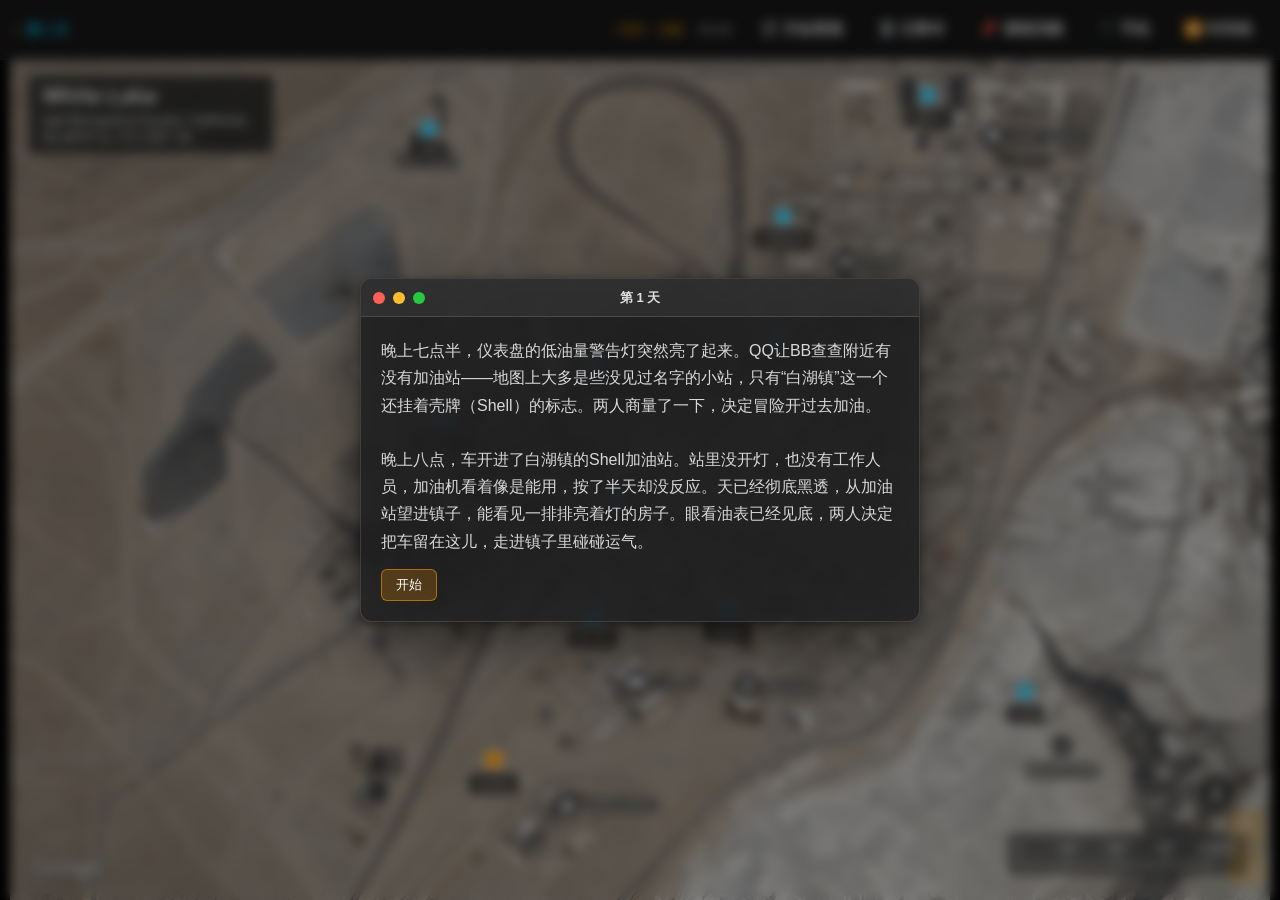
<file: index.html>
<!doctype html>
<html lang="zh-CN">
<head>
<meta charset="UTF-8">
<meta name="viewport" content="width=device-width, initial-scale=1.0, maximum-scale=1.0, user-scalable=no">
<title>公路旅行禁止偏航</title>
<link rel="stylesheet" href="engine/ui.css">
<link rel="stylesheet" href="engine/phone.css">
</head>
<body>
  <div id="app">
    <header id="status-bar">
      <div class="menu-left">
        <span class="menu-brand">●</span>
        <span id="day-display">第 1 天</span>
      </div>
      <div class="menu-right">
        <span id="sanity-display" class="menu-item">理智：清醒</span>
        <span id="clock-display" class="menu-item">20:00</span>
        <div class="status-buttons">
          <button id="btn-review" class="menu-pill">🎬 开始剪辑</button>
          <button id="btn-notebook" class="menu-pill">📓 记事本<span class="notif-dot hidden" id="notebook-dot"></span></button>
          <button id="btn-tracker" class="menu-pill">📌 调查回顾</button>
          <!-- 掏出手机：主屏 + 信息/后台/相册，不消耗游戏内时间（见 engine/home.js） -->
          <button id="btn-phone" class="menu-pill">📱 手机</button>
          <button id="btn-time-control" class="menu-pill">⏪ 时间线</button>
          <!-- 调试按钮：只在地址栏带 ?debug=1 时才露出来（见 engine/main.js 的 wireDebugButtons）。
               正式游玩时这一组是 hidden 的，玩家看不到也点不到，所以不用担心漏进成品。 -->
          <span id="debug-buttons" class="hidden">
            <button id="btn-debug-scan" class="menu-pill menu-pill-debug">🔍 演一次扫描</button>
            <button id="btn-debug-tick" class="menu-pill menu-pill-debug">⏩ 立刻触发循环</button>
            <button id="btn-debug-sanity" class="menu-pill menu-pill-debug">🧠 理智→20</button>
            <span id="debug-scan-status" class="menu-item debug-status">循环未开启</span>
          </span>
        </div>
      </div>
    </header>

    <main id="map-viewport"></main>

    <div id="map-controls">
      <button id="zoom-in" title="放大">+</button>
      <button id="zoom-out" title="缩小">&minus;</button>
    </div>
  </div>

  <div id="modal-overlay" class="modal-overlay hidden">
    <div id="modal-box" class="modal-box"></div>
  </div>

  <!-- 剪辑台里左键点击某段素材弹出的小窗，显示这段素材的内容简介；叠在 #modal-overlay 之上。 -->
  <div id="clip-info-overlay" class="modal-overlay clip-info-overlay hidden">
    <div id="clip-info-box" class="modal-box modal-box-small"></div>
  </div>

  <!-- 折叠纸条演出：事件正文里配了 paperSegments 的那一页不进弹窗，改成这张纸条在屏幕
       中央翻开（对折：上半块不动，下半块绕中间那道折痕转回来），摊平之后字迹才淡入，点一下
       整张淡出。骨架放在这里、文字由 engine/paper.js 填，样式见 ui.css「折叠纸条演出」一节。 -->
  <div id="paper-overlay" class="paper-overlay hidden">
    <div class="paper-stage">
      <div class="paper-sheet">
        <div class="paper-fold paper-fold-top"></div>
        <div class="paper-fold paper-fold-bot"></div>
        <div class="paper-body"></div>
      </div>
    </div>
    <div class="paper-hint">点一下收起</div>
  </div>

  <!-- 手机：一台 2019 年的 iPhone XS（375×812 刘海机 / iOS 12 日间配色 / 橙红中框）。
       外壳、刘海、状态栏、姿态和进出场由 engine/phone.js 统一生成——它是个可复用的容器，
       屏幕里装哪个 app 由调用方决定：engine/vlogstats.js 的 vlog 数据页（发布之后从画面
       上方落到正中），engine/chat.js 的 QQ/BB 聊天（事件后闲聊，从右下角升起、停在角落
       不压住事件正文）。样式见 engine/phone.css，整机零美术素材。 -->
  <div id="phone-overlay" class="phone-overlay hidden"></div>

  <!-- 地震演出的落灰层：平时 hidden，engine/quake.js 播放时才显示（见 ui.css「地震演出」一节）。
       盖在所有弹窗之上、不挡点击，内容全是 CSS 渐变，不需要任何图片素材。 -->
  <div id="quake-overlay" class="hidden" aria-hidden="true">
    <div class="quake-veil"></div>
    <div class="quake-dust"></div>
  </div>

  <!-- 监控信号异常演出：时间线回退时的转场（engine/glitch.js）。平时 hidden；播放时盖住
       所有东西，把"换状态"那一下藏在雪花后面，时间码重新锁上时显示回到了哪一刻。
       跟落灰层一样零美术素材，全是 CSS 渐变，见 ui.css「监控信号异常」一节。 -->
  <div id="glitch-overlay" class="hidden" aria-hidden="true">
    <div class="gl-snow"></div>
    <div class="gl-scan"></div>
    <div class="gl-roll"></div>
    <div class="gl-tear gl-tear-1"></div>
    <div class="gl-tear gl-tear-2"></div>
    <div class="gl-tear gl-tear-3"></div>
    <div class="gl-vignette"></div>
    <div class="gl-osd">
      <span class="gl-osd-rec">● REC</span>
      <span class="gl-osd-cam">CAM 01</span>
      <span class="gl-osd-stamp"></span>
      <span class="gl-osd-note"></span>
    </div>
  </div>

  <div id="toast" class="hidden"></div>

  <!-- 手机竖屏时盖住全部内容，提示转横屏；纯 CSS 媒体查询控制显隐，不依赖 JS，也不挡桌面端窄窗口 -->
  <div id="orientation-overlay">
    <div class="orientation-icon">📱</div>
    <div class="orientation-text">请将手机横过来体验</div>
    <div class="orientation-hint">转了没反应？看看是不是开着竖屏方向锁定</div>
  </div>

  <script type="module" src="engine/main.js"></script>
</body>
</html>
</file>
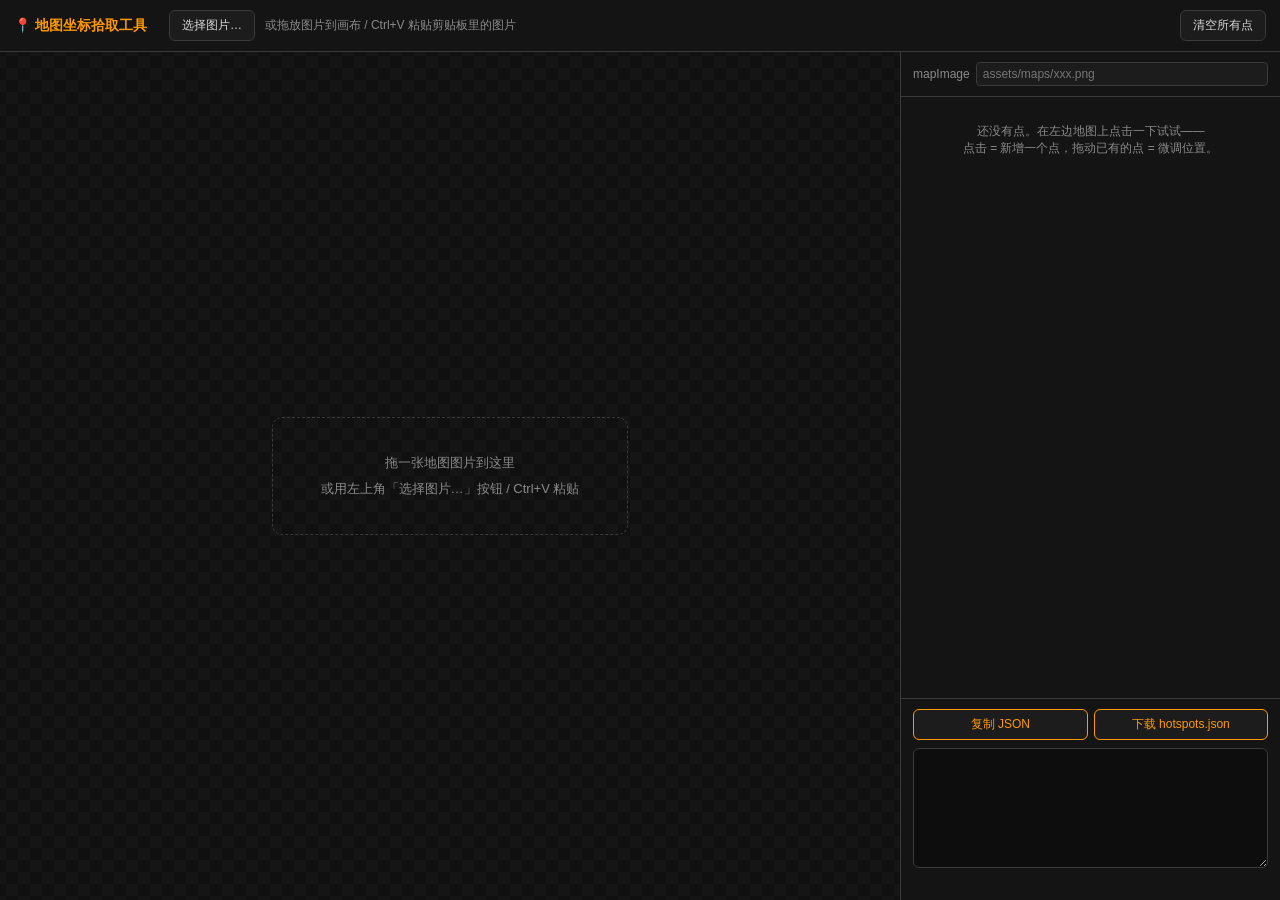
<file: tools/coord-picker.html>
<!DOCTYPE html>
<!--
  coord-picker.html —— 地图坐标拾取小工具（design-doc.md 第 7 节第 3 条，用法见 README.md）。
  独立于游戏引擎，纯前端单文件，双击直接用浏览器打开即可，不需要起本地服务器。

  用法：拖放 / 选择 / 粘贴一张地图图片进来 → 在图上点击想放标记的位置 → 右侧列表里
  改 id / name / type → 点「复制 JSON」或「下载 hotspots.json」，把结果贴进
  assets/maps/hotspots.json 的 hotspots 数组。坐标就是 assets/maps/hotspots.json
  里 x/y 字段的定义：像素位置 ÷ 图片原始宽或高 × 100，跟图片实际显示大小无关。
-->
<html lang="zh-CN">
<head>
<meta charset="UTF-8">
<title>地图坐标拾取工具</title>
<style>
  :root {
    --bg: #0a0a0a;
    --panel: #141414;
    --panel-2: #1c1c1c;
    --line: #3a3a3a;
    --text: #d8d8d8;
    --text-dim: #8a8a8a;
    --accent: #ff9900;
    --accent-2: #00ccff;
    --danger: #ff4433;
  }
  * { box-sizing: border-box; }
  html, body {
    margin: 0; height: 100%;
    background: var(--bg); color: var(--text);
    font-family: -apple-system, BlinkMacSystemFont, "SF Pro SC", "PingFang SC", "Microsoft YaHei", sans-serif;
  }
  body { display: flex; flex-direction: column; height: 100vh; overflow: hidden; }

  header {
    padding: 10px 14px;
    background: var(--panel);
    border-bottom: 1px solid var(--line);
    display: flex; align-items: center; gap: 10px; flex-wrap: wrap;
  }
  header h1 { font-size: 14px; margin: 0 12px 0 0; color: var(--accent); white-space: nowrap; }
  header .hint { font-size: 12px; color: var(--text-dim); }

  button {
    background: var(--panel-2); color: var(--text); border: 1px solid var(--line);
    border-radius: 6px; padding: 6px 12px; font-size: 12px; cursor: pointer;
  }
  button:hover { border-color: var(--accent); color: var(--accent); }
  button:active { transform: translateY(1px); }
  button.danger:hover { border-color: var(--danger); color: var(--danger); }
  button.primary { border-color: var(--accent); color: var(--accent); }
  button:disabled { opacity: 0.4; cursor: not-allowed; }
  button:disabled:hover { border-color: var(--line); color: var(--text); }

  input[type="text"], input[type="number"], select {
    background: var(--panel-2); color: var(--text); border: 1px solid var(--line);
    border-radius: 4px; padding: 4px 6px; font-size: 12px;
  }
  input[type="text"]:focus, input[type="number"]:focus, select:focus { outline: none; border-color: var(--accent-2); }

  main { flex: 1; display: flex; min-height: 0; }

  #stage-wrap {
    flex: 1; position: relative; min-width: 0;
    background: repeating-conic-gradient(#151515 0% 25%, #101010 0% 50%) 50% / 24px 24px;
  }
  #stage {
    position: absolute; inset: 0; overflow: hidden; cursor: crosshair;
  }
  #stage.panning { cursor: grabbing; }
  #stage.empty { display: flex; align-items: center; justify-content: center; cursor: default; }
  #drop-hint {
    color: var(--text-dim); text-align: center; font-size: 13px; line-height: 2;
    border: 1px dashed var(--line); border-radius: 10px; padding: 32px 48px;
  }
  #stage.dragover #drop-hint { border-color: var(--accent-2); color: var(--accent-2); }

  #content { position: absolute; top: 0; left: 0; transform-origin: 0 0; }
  #map-img { display: block; user-select: none; -webkit-user-drag: none; pointer-events: none; }

  .marker {
    position: absolute; transform-origin: 0 0; pointer-events: auto;
    display: flex; flex-direction: column; align-items: center; cursor: grab;
  }
  .marker:active { cursor: grabbing; }
  .marker .dot {
    width: 14px; height: 14px; border-radius: 50%;
    background: var(--accent); border: 2px solid #1a1a1a;
    box-shadow: 0 0 0 1px var(--accent);
  }
  .marker.basecamp .dot { background: var(--accent-2); box-shadow: 0 0 0 1px var(--accent-2); }
  .marker .tag {
    margin-top: 2px; font-size: 11px; white-space: nowrap;
    background: rgba(0,0,0,0.78); border: 1px solid var(--line);
    border-radius: 4px; padding: 1px 5px; color: var(--text);
  }
  .marker.flash .dot { animation: flash 0.6s ease; }
  @keyframes flash { 0%,100% { box-shadow: 0 0 0 1px var(--accent); } 50% { box-shadow: 0 0 0 6px rgba(255,153,0,0.5); } }

  #hover-readout {
    position: absolute; left: 10px; bottom: 10px; z-index: 5;
    background: rgba(0,0,0,0.72); border: 1px solid var(--line); border-radius: 6px;
    padding: 6px 10px; font-size: 12px; color: var(--text-dim); pointer-events: none;
    font-variant-numeric: tabular-nums;
  }
  #hover-readout b { color: var(--accent-2); }

  #zoom-box {
    position: absolute; right: 10px; bottom: 10px; z-index: 5; display: flex; gap: 4px;
  }

  aside {
    width: 380px; flex-shrink: 0; background: var(--panel);
    border-left: 1px solid var(--line); display: flex; flex-direction: column; min-height: 0;
  }
  aside .field-row {
    padding: 10px 12px; border-bottom: 1px solid var(--line);
    display: flex; align-items: center; gap: 6px; font-size: 12px;
  }
  aside .field-row input[type="text"] { flex: 1; min-width: 0; }

  #point-list { flex: 1; overflow-y: auto; padding: 6px; }
  .point-row {
    border: 1px solid var(--line); border-radius: 6px; padding: 6px 8px; margin-bottom: 6px;
    background: var(--panel-2);
  }
  .point-row.highlight { border-color: var(--accent-2); }
  .point-row .line1 { display: flex; gap: 6px; margin-bottom: 4px; }
  .point-row .line1 input[type="text"] { width: 0; flex: 1; }
  .point-row .line2 { display: flex; gap: 6px; align-items: center; }
  .point-row .line2 input[type="number"] { width: 62px; }
  .point-row .line2 select { flex: 0 0 auto; }
  .point-row .idx { color: var(--text-dim); font-size: 11px; width: 18px; flex: 0 0 auto; text-align: right; }
  .point-row button.del { margin-left: auto; padding: 3px 8px; }
  #empty-list-hint { color: var(--text-dim); font-size: 12px; padding: 20px 12px; text-align: center; }

  #export-box { border-top: 1px solid var(--line); padding: 10px 12px; }
  #export-box .btn-row { display: flex; gap: 6px; margin-bottom: 8px; }
  #export-box .btn-row button { flex: 1; }
  #export-json {
    width: 100%; height: 120px; resize: vertical; font-family: ui-monospace, Consolas, monospace;
    font-size: 11px; background: #0d0d0d; color: var(--text); border: 1px solid var(--line);
    border-radius: 6px; padding: 8px;
  }
  #copy-status { font-size: 11px; color: var(--accent-2); height: 14px; margin-top: 4px; }
</style>
</head>
<body>

<header>
  <h1>📍 地图坐标拾取工具</h1>
  <button id="btn-pick-file">选择图片…</button>
  <input type="file" id="file-input" accept="image/*" hidden>
  <span class="hint">或拖放图片到画布 / Ctrl+V 粘贴剪贴板里的图片</span>
  <span style="flex:1"></span>
  <button id="btn-clear-points" class="danger">清空所有点</button>
</header>

<main>
  <div id="stage-wrap">
    <div id="stage" class="empty">
      <div id="drop-hint">拖一张地图图片到这里<br>或用左上角「选择图片…」按钮 / Ctrl+V 粘贴</div>
    </div>
    <div id="hover-readout" style="display:none;">
      悬停：x <b id="hover-x">--</b>% ・ y <b id="hover-y">--</b>%　（像素 <span id="hover-px">--</span>）
    </div>
    <div id="zoom-box" style="display:none;">
      <button id="btn-zoom-out">－</button>
      <button id="btn-zoom-reset">重置视图</button>
      <button id="btn-zoom-in">＋</button>
    </div>
  </div>

  <aside>
    <div class="field-row">
      <span class="hint" style="white-space:nowrap;color:var(--text-dim);">mapImage</span>
      <input type="text" id="map-image-path" placeholder="assets/maps/xxx.png">
    </div>
    <div id="point-list">
      <div id="empty-list-hint">还没有点。在左边地图上点击一下试试——<br>点击 = 新增一个点，拖动已有的点 = 微调位置。</div>
    </div>
    <div id="export-box">
      <div class="btn-row">
        <button id="btn-copy" class="primary">复制 JSON</button>
        <button id="btn-download" class="primary">下载 hotspots.json</button>
      </div>
      <textarea id="export-json" readonly spellcheck="false"></textarea>
      <div id="copy-status"></div>
    </div>
  </aside>
</main>

<script>
'use strict';

// ---------- 状态 ----------

let naturalW = 0, naturalH = 0;   // 图片原始像素宽高（x/y 百分比就是基于这两个数算的）
let scale = 1, tx = 0, ty = 0;    // #content 的当前缩放/平移
const MIN_SCALE = 0.02, MAX_SCALE = 12;

let points = []; // { id, name, type, x, y }  —— x/y 单位：百分比 0-100
let nextSeq = 1;

let isPointerDown = false;
let dragMode = null;      // 'pan' | 'marker' | null
let dragMarkerIdx = -1;
let dragMoved = 0;
let dragStartClientX = 0, dragStartClientY = 0;
let dragStartTx = 0, dragStartTy = 0;
const CLICK_DRAG_THRESHOLD = 5;

const stage = document.getElementById('stage');

// ---------- 图片加载 ----------

function loadImageFromBlob(blob) {
  const url = URL.createObjectURL(blob);
  const img = new Image();
  img.onload = () => {
    if (points.length && !confirm('已经标了 ' + points.length + ' 个点，换图会清空这些点，确定继续吗？')) {
      URL.revokeObjectURL(url);
      return;
    }
    naturalW = img.naturalWidth;
    naturalH = img.naturalHeight;
    points = [];
    nextSeq = 1;

    stage.classList.remove('empty');
    stage.innerHTML = '';
    img.id = 'map-img';
    img.draggable = false;
    img.style.width = naturalW + 'px';
    img.style.height = naturalH + 'px';

    const contentEl = document.createElement('div');
    contentEl.id = 'content';
    contentEl.appendChild(img);
    stage.appendChild(contentEl);

    document.getElementById('hover-readout').style.display = '';
    document.getElementById('zoom-box').style.display = '';

    fitToStage();
    renderPoints();
    renderExport();
  };
  img.onerror = () => alert('图片加载失败，换一张试试。');
  img.src = url;
}

function fitToStage() {
  const rect = stage.getBoundingClientRect();
  const pad = 24;
  const sx = (rect.width - pad * 2) / naturalW;
  const sy = (rect.height - pad * 2) / naturalH;
  scale = Math.max(MIN_SCALE, Math.min(sx, sy, 1));
  tx = (rect.width - naturalW * scale) / 2;
  ty = (rect.height - naturalH * scale) / 2;
  applyTransform();
}

function applyTransform() {
  const contentEl = document.getElementById('content');
  if (!contentEl) return;
  contentEl.style.transform = `translate(${tx}px, ${ty}px) scale(${scale})`;
  syncMarkerCounterScale();
}

function syncMarkerCounterScale() {
  // 标记点用反向缩放抵消 #content 的 scale，保证不管怎么缩放地图，标记大小在屏幕上基本不变。
  const inv = 1 / scale;
  document.querySelectorAll('.marker').forEach(el => {
    const x = Number(el.dataset.px), y = Number(el.dataset.py);
    el.style.left = x + 'px';
    el.style.top = y + 'px';
    el.style.transform = `translate(-50%, -100%) scale(${inv})`;
  });
}

// ---------- 缩放 / 平移 ----------

function zoomAt(newScale, cx, cy) {
  newScale = Math.max(MIN_SCALE, Math.min(MAX_SCALE, newScale));
  const localX = (cx - tx) / scale;
  const localY = (cy - ty) / scale;
  scale = newScale;
  tx = cx - localX * scale;
  ty = cy - localY * scale;
  applyTransform();
}

function stageCenter() {
  const rect = stage.getBoundingClientRect();
  return { cx: rect.width / 2, cy: rect.height / 2 };
}

document.getElementById('btn-zoom-in').addEventListener('click', () => {
  const { cx, cy } = stageCenter();
  zoomAt(scale * 1.4, cx, cy);
});
document.getElementById('btn-zoom-out').addEventListener('click', () => {
  const { cx, cy } = stageCenter();
  zoomAt(scale / 1.4, cx, cy);
});
document.getElementById('btn-zoom-reset').addEventListener('click', fitToStage);

stage.addEventListener('wheel', (e) => {
  if (!naturalW) return;
  e.preventDefault();
  const rect = stage.getBoundingClientRect();
  const factor = e.deltaY < 0 ? 1.15 : 1 / 1.15;
  zoomAt(scale * factor, e.clientX - rect.left, e.clientY - rect.top);
}, { passive: false });

// ---------- 点击取点 / 拖动标记 / 平移画布 ----------

function clientToImagePx(clientX, clientY) {
  const rect = stage.getBoundingClientRect();
  const x = (clientX - rect.left - tx) / scale;
  const y = (clientY - rect.top - ty) / scale;
  return { x, y };
}

stage.addEventListener('pointerdown', (e) => {
  if (!naturalW) return;
  isPointerDown = true;
  dragMoved = 0;
  dragStartClientX = e.clientX;
  dragStartClientY = e.clientY;

  const markerEl = e.target.closest('.marker');
  if (markerEl) {
    dragMode = 'marker';
    dragMarkerIdx = Number(markerEl.dataset.idx);
  } else {
    dragMode = 'pan';
    dragStartTx = tx;
    dragStartTy = ty;
  }
  stage.setPointerCapture(e.pointerId);
});

stage.addEventListener('pointermove', (e) => {
  if (!isPointerDown) {
    // 没在拖拽时，只更新悬停坐标读数
    if (naturalW) updateHoverReadout(e);
    return;
  }
  const dx = e.clientX - dragStartClientX;
  const dy = e.clientY - dragStartClientY;
  dragMoved = Math.hypot(dx, dy);

  if (dragMode === 'pan') {
    tx = dragStartTx + dx;
    ty = dragStartTy + dy;
    applyTransform();
    stage.classList.add('panning');
  } else if (dragMode === 'marker') {
    const { x, y } = clientToImagePx(e.clientX, e.clientY);
    const p = points[dragMarkerIdx];
    if (p) {
      p.x = clamp01(x / naturalW * 100);
      p.y = clamp01(y / naturalH * 100);
      renderPoints();
      renderExport();
    }
  }
  updateHoverReadout(e);
});

stage.addEventListener('pointerup', (e) => {
  if (!isPointerDown) return;
  isPointerDown = false;
  stage.classList.remove('panning');

  if (dragMode === 'pan' && dragMoved < CLICK_DRAG_THRESHOLD) {
    const { x, y } = clientToImagePx(e.clientX, e.clientY);
    if (x >= 0 && y >= 0 && x <= naturalW && y <= naturalH) addPoint(x, y);
  } else if (dragMode === 'marker' && dragMoved < CLICK_DRAG_THRESHOLD) {
    highlightRow(dragMarkerIdx);
  }
  dragMode = null;
  dragMarkerIdx = -1;
});

function clamp01(n) { return Math.max(0, Math.min(100, n)); }

function updateHoverReadout(e) {
  const rect = stage.getBoundingClientRect();
  const { x, y } = clientToImagePx(e.clientX, e.clientY);
  const px = Math.round(x), py = Math.round(y);
  document.getElementById('hover-x').textContent = clamp01(x / naturalW * 100).toFixed(2);
  document.getElementById('hover-y').textContent = clamp01(y / naturalH * 100).toFixed(2);
  document.getElementById('hover-px').textContent = `${px}, ${py}`;
}

// ---------- 点位数据 ----------

function addPoint(px, py) {
  const n = nextSeq++;
  points.push({
    id: 'point' + n,
    name: '新地点' + n,
    type: 'investigation',
    x: Number(clamp01(px / naturalW * 100).toFixed(2)),
    y: Number(clamp01(py / naturalH * 100).toFixed(2))
  });
  renderPoints();
  renderExport();
  highlightRow(points.length - 1, true);
}

function renderPoints() {
  const list = document.getElementById('point-list');
  if (points.length === 0) {
    list.innerHTML = '<div id="empty-list-hint">还没有点。在左边地图上点击一下试试——<br>点击 = 新增一个点，拖动已有的点 = 微调位置。</div>';
  } else {
    list.innerHTML = points.map((p, i) => `
      <div class="point-row" data-idx="${i}">
        <div class="line1">
          <span class="idx">${i + 1}</span>
          <input type="text" data-field="id" value="${escapeAttr(p.id)}" placeholder="id" title="id（英文/驼峰，对应 hotspots.json 里的 id）">
          <input type="text" data-field="name" value="${escapeAttr(p.name)}" placeholder="显示名">
        </div>
        <div class="line2">
          <select data-field="type">
            <option value="investigation" ${p.type === 'investigation' ? 'selected' : ''}>investigation</option>
            <option value="basecamp" ${p.type === 'basecamp' ? 'selected' : ''}>basecamp</option>
          </select>
          <input type="number" data-field="x" value="${p.x}" step="0.01" min="0" max="100" title="x %">
          <input type="number" data-field="y" value="${p.y}" step="0.01" min="0" max="100" title="y %">
          <button class="del" data-idx="${i}">删除</button>
        </div>
      </div>
    `).join('');
  }

  // 地图上的标记
  const contentEl = document.getElementById('content');
  contentEl.querySelectorAll('.marker').forEach(el => el.remove());
  points.forEach((p, i) => {
    const el = document.createElement('div');
    el.className = 'marker' + (p.type === 'basecamp' ? ' basecamp' : '');
    el.dataset.idx = i;
    el.dataset.px = (p.x / 100 * naturalW).toFixed(2);
    el.dataset.py = (p.y / 100 * naturalH).toFixed(2);
    el.innerHTML = `<span class="tag">${escapeHTML(p.id || ('#' + (i + 1)))}</span><span class="dot"></span>`;
    contentEl.appendChild(el);
  });
  syncMarkerCounterScale();

  bindRowEvents();
}

function bindRowEvents() {
  document.querySelectorAll('.point-row').forEach(row => {
    const idx = Number(row.dataset.idx);
    row.querySelectorAll('input,select').forEach(input => {
      input.addEventListener('input', () => {
        const field = input.dataset.field;
        const p = points[idx];
        if (!p) return;
        if (field === 'x' || field === 'y') {
          p[field] = Number(clamp01(parseFloat(input.value) || 0).toFixed(2));
          updateMarkerPosition(idx);
        } else {
          p[field] = input.value;
          const marker = document.querySelector(`.marker[data-idx="${idx}"] .tag`);
          if (marker && field === 'id') marker.textContent = input.value || ('#' + (idx + 1));
          if (marker && field === 'type') marker.parentElement.className = 'marker' + (input.value === 'basecamp' ? ' basecamp' : '');
        }
        renderExport();
      });
    });
  });
  document.querySelectorAll('.point-row .del').forEach(btn => {
    btn.addEventListener('click', () => {
      points.splice(Number(btn.dataset.idx), 1);
      renderPoints();
      renderExport();
    });
  });
}

function updateMarkerPosition(idx) {
  const p = points[idx];
  const el = document.querySelector(`.marker[data-idx="${idx}"]`);
  if (!p || !el) return;
  el.dataset.px = (p.x / 100 * naturalW).toFixed(2);
  el.dataset.py = (p.y / 100 * naturalH).toFixed(2);
  syncMarkerCounterScale();
}

function highlightRow(idx, scroll) {
  document.querySelectorAll('.point-row').forEach(r => r.classList.remove('highlight'));
  const row = document.querySelector(`.point-row[data-idx="${idx}"]`);
  if (row) {
    row.classList.add('highlight');
    if (scroll) row.scrollIntoView({ block: 'nearest' });
  }
  const marker = document.querySelector(`.marker[data-idx="${idx}"]`);
  if (marker) {
    marker.classList.add('flash');
    setTimeout(() => marker.classList.remove('flash'), 650);
  }
}

document.getElementById('btn-clear-points').addEventListener('click', () => {
  if (points.length === 0) return;
  if (!confirm('清空全部 ' + points.length + ' 个点？')) return;
  points = [];
  renderPoints();
  renderExport();
});

// ---------- 导出 ----------

function renderExport() {
  const mapImage = document.getElementById('map-image-path').value.trim() || 'assets/maps/你的地图.png';
  const data = {
    mapImage,
    hotspots: points.map(p => ({
      id: p.id, name: p.name, x: p.x, y: p.y, type: p.type
    }))
  };
  document.getElementById('export-json').value = JSON.stringify(data, null, 2);
}
document.getElementById('map-image-path').addEventListener('input', renderExport);

document.getElementById('btn-copy').addEventListener('click', async () => {
  const text = document.getElementById('export-json').value;
  const statusEl = document.getElementById('copy-status');
  try {
    await navigator.clipboard.writeText(text);
    statusEl.textContent = '已复制到剪贴板 ✓';
  } catch (err) {
    // file:// 下部分浏览器可能拒绝 clipboard API，退回选中文本手动复制
    const ta = document.getElementById('export-json');
    ta.focus();
    ta.select();
    try {
      document.execCommand('copy');
      statusEl.textContent = '已复制到剪贴板 ✓';
    } catch (err2) {
      statusEl.textContent = '自动复制失败，已帮你选中文本，Ctrl+C 手动复制';
    }
  }
  setTimeout(() => { statusEl.textContent = ''; }, 2500);
});

document.getElementById('btn-download').addEventListener('click', () => {
  const text = document.getElementById('export-json').value;
  const blob = new Blob([text], { type: 'application/json' });
  const url = URL.createObjectURL(blob);
  const a = document.createElement('a');
  a.href = url;
  a.download = 'hotspots.json';
  document.body.appendChild(a);
  a.click();
  a.remove();
  setTimeout(() => URL.revokeObjectURL(url), 1000);
});

function escapeHTML(s) {
  return String(s).replace(/[&<>]/g, c => ({ '&': '&amp;', '<': '&lt;', '>': '&gt;' }[c]));
}
function escapeAttr(s) {
  return escapeHTML(s).replace(/"/g, '&quot;');
}

// ---------- 图片输入：选择 / 拖放 / 粘贴 ----------

document.getElementById('btn-pick-file').addEventListener('click', () => {
  document.getElementById('file-input').click();
});
document.getElementById('file-input').addEventListener('change', (e) => {
  const file = e.target.files[0];
  if (file) loadImageFromBlob(file);
  e.target.value = '';
});

['dragenter', 'dragover'].forEach(evt => {
  stage.addEventListener(evt, (e) => {
    e.preventDefault();
    stage.classList.add('dragover');
  });
});
['dragleave', 'drop'].forEach(evt => {
  stage.addEventListener(evt, (e) => {
    e.preventDefault();
    stage.classList.remove('dragover');
  });
});
stage.addEventListener('drop', (e) => {
  const file = e.dataTransfer.files && e.dataTransfer.files[0];
  if (file && file.type.startsWith('image/')) loadImageFromBlob(file);
});

document.addEventListener('paste', (e) => {
  const items = e.clipboardData && e.clipboardData.items;
  if (!items) return;
  for (const item of items) {
    if (item.type.startsWith('image/')) {
      const file = item.getAsFile();
      if (file) loadImageFromBlob(file);
      break;
    }
  }
});

window.addEventListener('resize', () => {
  if (naturalW) applyTransform();
});
</script>
</body>
</html>
</file>
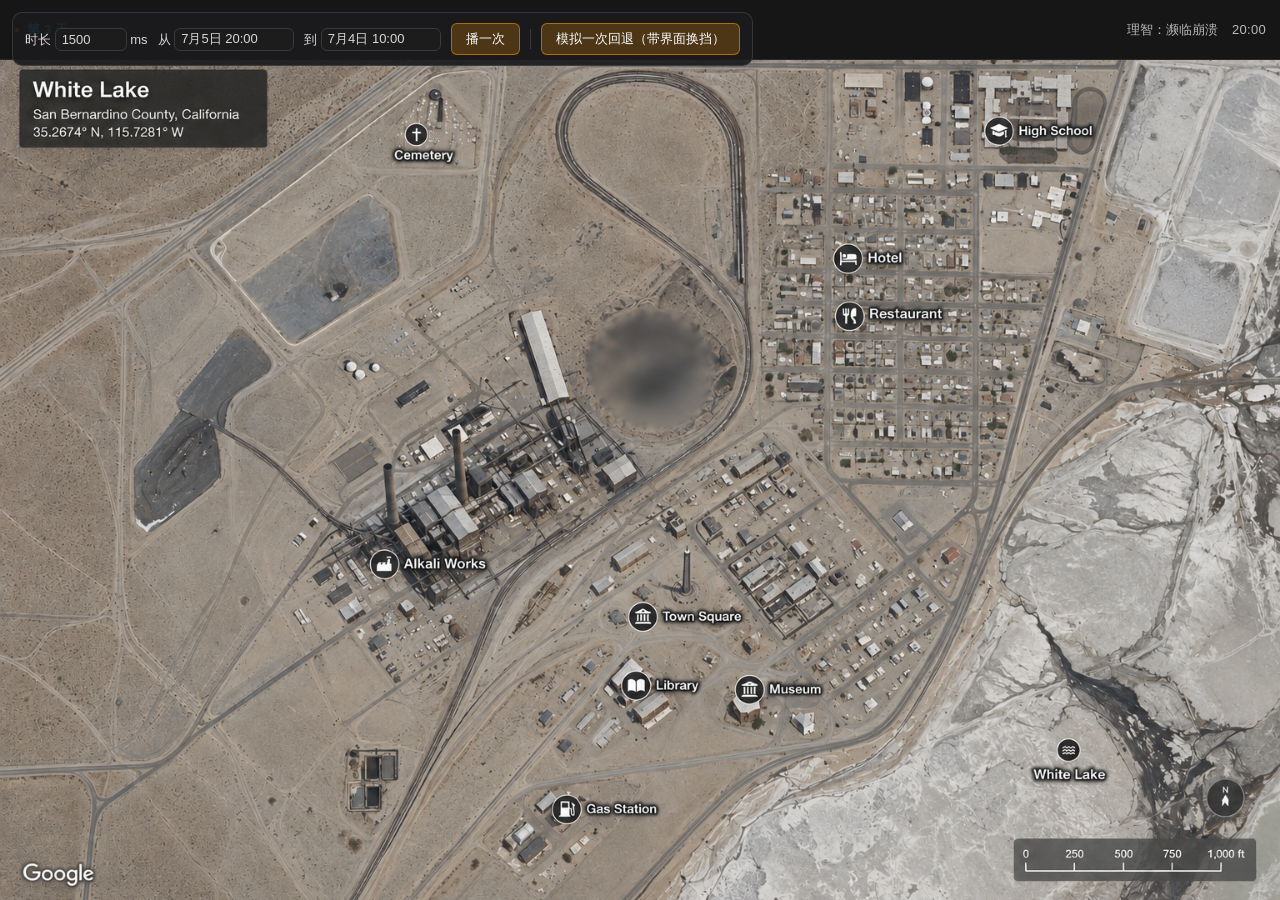
<file: tools/glitch-preview.html>
<!DOCTYPE html>
<!--
  glitch-preview.html —— 监控信号异常演出的预览工具。
  调 engine/glitch.js / ui.css 里「监控信号异常」那一节时不用真的玩到结局再回退一次，
  开这个页面按按钮就能看：能改整段时长、改时间码的起止时刻，也能看"结局窗口 + 信号断掉"
  的层次——游戏里这段演出就是盖在结局窗口之上、把换状态那一下遮住的。

  「模拟一次回退」那颗按钮会在画面断掉的那一刻真的把底下的假界面换掉（状态栏的日期/
  时间跳到新的时刻、弹窗关掉），演的就是 main.js applyRestoredState() 的时序。

  要用本地静态服务器打开（跟游戏本体一样，file:// 下 ES module 会被拦），在项目根目录
  执行 npx serve . 或 python -m http.server，再访问 /tools/glitch-preview.html。
-->
<html lang="zh-CN">
<head>
<meta charset="UTF-8">
<meta name="viewport" content="width=device-width, initial-scale=1.0">
<title>监控信号异常预览</title>
<link rel="stylesheet" href="../engine/ui.css">
<style>
  #panel {
    position: fixed;
    top: 12px;
    left: 12px;
    z-index: 500;
    display: flex;
    gap: 10px;
    align-items: center;
    flex-wrap: wrap;
    max-width: 92vw;
    padding: 10px 12px;
    background: rgba(28, 28, 30, 0.92);
    border: 1px solid rgba(255, 255, 255, 0.12);
    border-radius: 10px;
    font-size: 13px;
  }
  #panel input { font: inherit; color: inherit; background: #1c1c1c; border: 1px solid #3a3a3a; border-radius: 6px; padding: 3px 6px; }
  #panel input[type="number"] { width: 72px; }
  #panel input[type="text"] { width: 120px; }
  #panel .sep { width: 1px; height: 20px; background: #3a3a3a; }
  #fake-map { flex: 1; background: #12110f url("../assets/maps/white-lake-map-now.png") center/cover no-repeat; }
</style>
</head>
<body>
  <div id="app">
    <header id="status-bar">
      <div class="menu-left"><span class="menu-brand">●</span><span id="day-display">第 3 天</span></div>
      <div class="menu-right">
        <span class="menu-item">理智：濒临崩溃</span>
        <span id="clock-display" class="menu-item">20:00</span>
      </div>
    </header>
    <main id="fake-map"></main>
  </div>

  <div id="panel">
    <label>时长 <input type="number" id="in-ms" value="1500" min="300" max="6000" step="100"> ms</label>
    <label>从 <input type="text" id="in-from" value="7月5日 20:00"></label>
    <label>到 <input type="text" id="in-to" value="7月4日 10:00"></label>
    <button class="btn" id="btn-play">播一次</button>
    <span class="sep"></span>
    <button class="btn" id="btn-rewind">模拟一次回退（带界面换挡）</button>
  </div>

  <div id="modal-overlay" class="modal-overlay hidden"><div id="modal-box" class="modal-box"></div></div>

  <div id="glitch-overlay" class="hidden" aria-hidden="true">
    <div class="gl-snow"></div>
    <div class="gl-scan"></div>
    <div class="gl-roll"></div>
    <div class="gl-tear gl-tear-1"></div>
    <div class="gl-tear gl-tear-2"></div>
    <div class="gl-tear gl-tear-3"></div>
    <div class="gl-vignette"></div>
    <div class="gl-osd">
      <span class="gl-osd-rec">● REC</span>
      <span class="gl-osd-cam">CAM 01</span>
      <span class="gl-osd-stamp"></span>
      <span class="gl-osd-note"></span>
    </div>
  </div>

<script type="module">
import * as glitchSys from '../engine/glitch.js';

const $ = id => document.getElementById(id);
const cfg = () => ({
  ms: Number($('in-ms').value) || 1500,
  from: $('in-from').value,
  to: $('in-to').value
});

$('btn-play').addEventListener('click', () => glitchSys.play(cfg()));

// 模拟一次真正的回退：先摆一个假的结局窗口，再在信号断掉那一刻把界面换成新的时刻。
// 时序跟 main.js 的 applyRestoredState() 一模一样。
$('btn-rewind').addEventListener('click', () => {
  $('modal-box').innerHTML = `
    <div class="mac-titlebar">
      <div class="mac-traffic">
        <span class="mac-dot mac-dot-red mac-dot-off"></span>
        <span class="mac-dot mac-dot-yellow"></span>
        <span class="mac-dot mac-dot-green"></span>
      </div>
      <div class="mac-title">旅程 · 从某个时间点继续</div>
    </div>
    <div class="mac-body">
      <p class="hint">回到那一刻重新走一遍。</p>
      <div class="rewind-day">7月4日</div>
      <div class="choice-list">
        <button class="btn btn-option choice-btn"><span class="choice-label">10:00</span>
        <span class="choice-hint">理智 74 · 已收集 3 条线索</span></button>
      </div>
    </div>`;
  $('modal-overlay').classList.remove('hidden');

  const to = $('in-to').value;
  glitchSys.play({
    ...cfg(),
    onCut: () => {
      // 换挡：这一下藏在雪花后面，玩家看不到界面"当场变样"
      $('modal-overlay').classList.add('hidden');
      $('modal-box').innerHTML = '';
      const m = /^(.*?)\s+(\d{1,2}:\d{2})$/.exec(to);
      $('day-display').textContent = m ? m[1] : to;
      $('clock-display').textContent = m ? m[2] : '--:--';
    }
  });
});
</script>
</body>
</html>
</file>
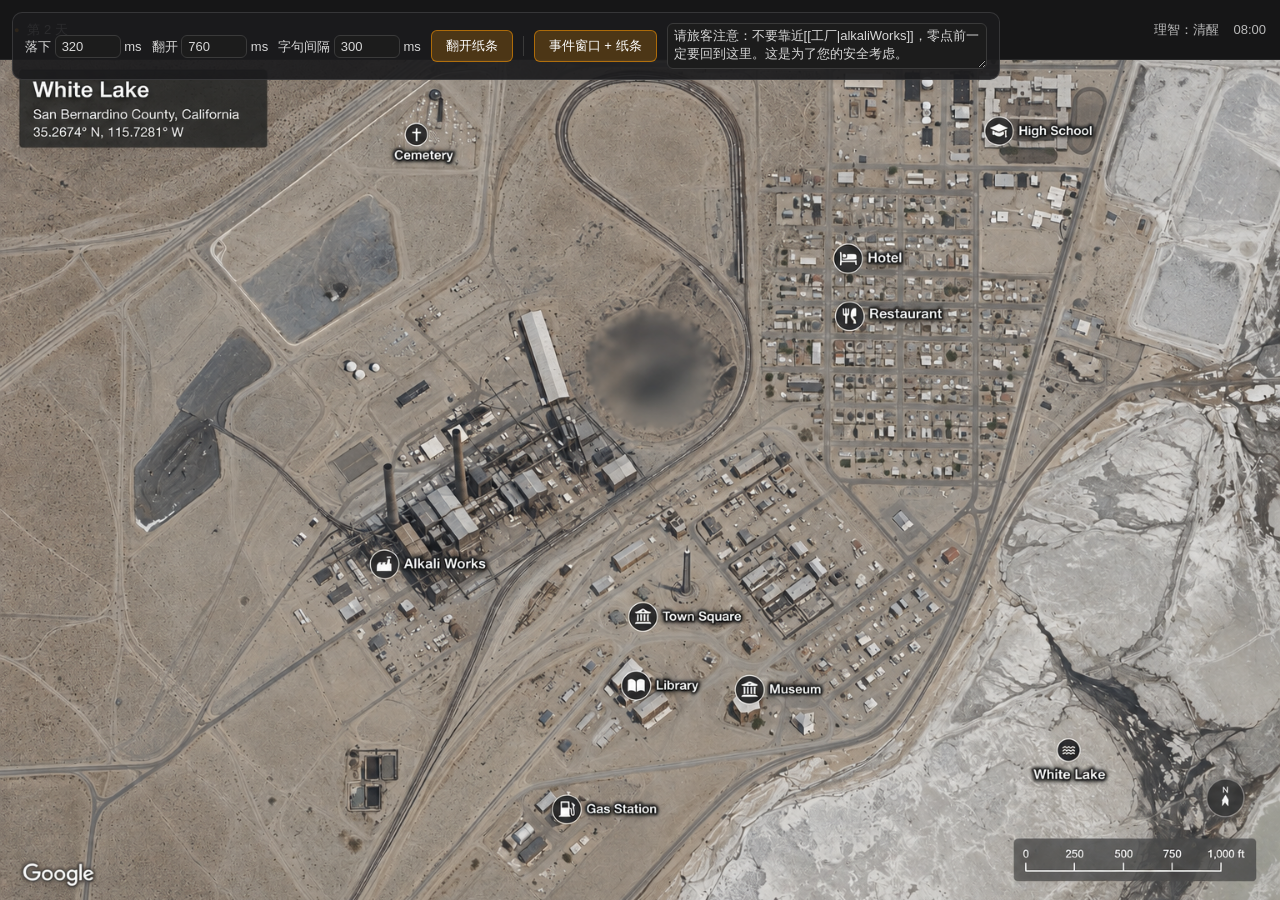
<file: tools/paper-preview.html>
<!DOCTYPE html>
<!--
  paper-preview.html —— 折叠纸条演出的预览工具。
  调 engine/paper.js / ui.css 里「折叠纸条演出」那一节时不用真的玩到第 2 天早上，
  开这个页面按按钮就能看：左上角能改落下、翻开、字迹逐句淡入这三段的时长。
  "事件窗口 + 纸条"那颗按钮连带演出前后的观感一起看——游戏里纸条就是摊在弹窗之上的。

  要用本地静态服务器打开（跟游戏本体一样，file:// 下 ES module 会被拦），在项目根目录
  执行 npx serve . 或 python -m http.server，再访问 /tools/paper-preview.html。
-->
<html lang="zh-CN">
<head>
<meta charset="UTF-8">
<meta name="viewport" content="width=device-width, initial-scale=1.0">
<title>折叠纸条预览</title>
<link rel="stylesheet" href="../engine/ui.css">
<style>
  #panel {
    position: fixed;
    top: 12px;
    left: 12px;
    z-index: 500;
    display: flex;
    gap: 10px;
    align-items: center;
    flex-wrap: wrap;
    max-width: 92vw;
    padding: 10px 12px;
    background: rgba(28, 28, 30, 0.92);
    border: 1px solid rgba(255, 255, 255, 0.12);
    border-radius: 10px;
    font-size: 13px;
  }
  #panel input, #panel textarea { font: inherit; color: inherit; background: #1c1c1c; border: 1px solid #3a3a3a; border-radius: 6px; padding: 3px 6px; }
  #panel input[type="number"] { width: 66px; }
  #panel textarea { width: 320px; height: 46px; resize: vertical; }
  #panel .sep { width: 1px; height: 20px; background: #3a3a3a; }
  #fake-map { flex: 1; background: #12110f url("../assets/maps/white-lake-map-now.png") center/cover no-repeat; }
</style>
</head>
<body>
  <div id="app">
    <header id="status-bar">
      <div class="menu-left"><span class="menu-brand">●</span><span>第 2 天</span></div>
      <div class="menu-right"><span class="menu-item">理智：清醒</span><span class="menu-item">08:00</span></div>
    </header>
    <main id="fake-map"></main>
  </div>

  <div id="panel">
    <label>落下 <input type="number" id="in-intro" value="320" min="0" max="2000" step="20"> ms</label>
    <label>翻开 <input type="number" id="in-unfold" value="760" min="0" max="3000" step="20"> ms</label>
    <label>字句间隔 <input type="number" id="in-text" value="300" min="0" max="2000" step="20"> ms</label>
    <button class="btn" id="btn-paper">翻开纸条</button>
    <span class="sep"></span>
    <button class="btn" id="btn-window">事件窗口 + 纸条</button>
    <textarea id="in-text-body">请旅客注意：不要靠近[[工厂|alkaliWorks]]，零点前一定要回到这里。这是为了您的安全考虑。</textarea>
  </div>

  <div id="modal-overlay" class="modal-overlay hidden"><div id="modal-box" class="modal-box"></div></div>

  <div id="paper-overlay" class="paper-overlay hidden">
    <div class="paper-stage">
      <div class="paper-sheet">
        <div class="paper-fold paper-fold-top"></div>
        <div class="paper-fold paper-fold-bot"></div>
        <div class="paper-body"></div>
      </div>
    </div>
    <div class="paper-hint">点一下收起</div>
  </div>

<script type="module">
import * as paper from '../engine/paper.js';
import * as kw from '../engine/keyword-parser.js';

const $ = id => document.getElementById(id);
const box = $('modal-box');
// 预览里没有记事本，关键词一律当"还没收集"渲染成蓝色可点的样子
const parse = s => kw.parseKeywords(s, () => false);

function opts() {
  return {
    text: $('in-text-body').value,
    parse,
    introMs: Number($('in-intro').value),
    unfoldMs: Number($('in-unfold').value),
    textStepMs: Number($('in-text').value)
  };
}

$('btn-paper').addEventListener('click', () => paper.play(opts()));

// 游戏里的样子：窗口正文停在"桌上压着一张纸条"这一页，纸条翻在它之上，
// 收起之后玩家点窗口里那颗"继续"才往下走（见 main.js playEventPages）。
$('btn-window').addEventListener('click', () => {
  box.innerHTML = `
    <div class="mac-titlebar">
      <div class="mac-traffic"><button class="mac-dot mac-dot-red" id="x"></button><span class="mac-dot mac-dot-yellow"></span><span class="mac-dot mac-dot-green"></span></div>
      <div class="mac-title">事件记录</div>
    </div>
    <div class="mac-body">
      <div class="event-text">从房间出来，走廊里依旧空无一人。QQ去查看前台，值班的位置还是空的，登记册上压着一张对折了好几道的纸条，折角上写着「108」——正是他们的房间号。</div>
      <button class="btn" id="btn-event-continue">继续</button>
    </div>`;
  $('x').addEventListener('click', () => $('modal-overlay').classList.add('hidden'));
  $('btn-event-continue').addEventListener('click', () => $('modal-overlay').classList.add('hidden'));
  $('modal-overlay').classList.remove('hidden');
  const btn = $('btn-event-continue');
  btn.disabled = true;
  paper.play(opts()).then(() => { btn.disabled = false; });
});
</script>
</body>
</html>
</file>
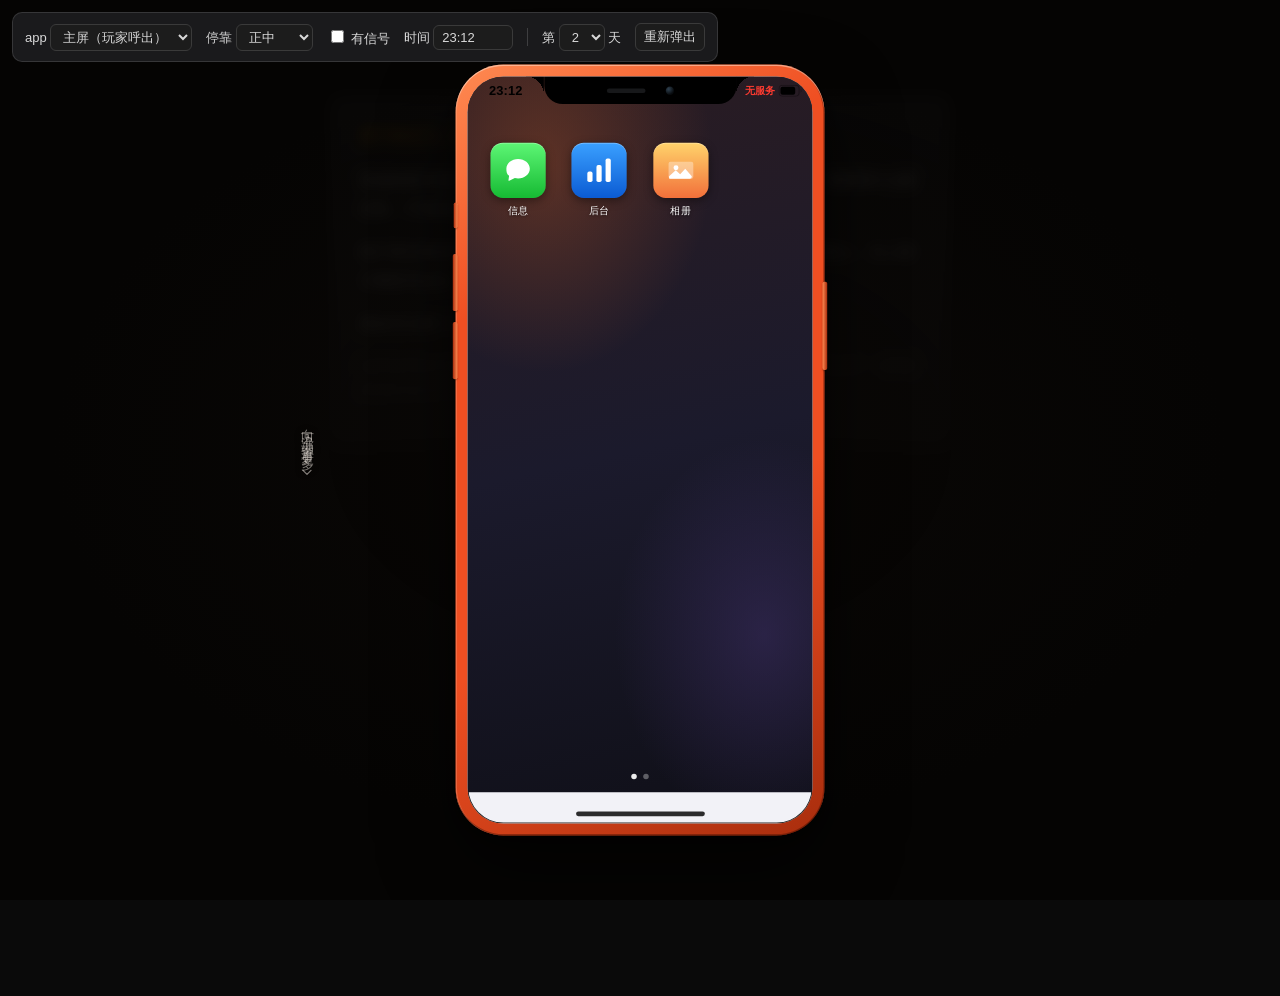
<file: tools/phone-preview.html>
<!DOCTYPE html>
<!--
  phone-preview.html —— 手机的预览工具。改 engine/phone.css / engine/phone.js /
  engine/vlogstats.js / engine/chat.js 时不用真的玩到那一步，直接开这个页面看效果。

  左上角面板分两块：
    · 外壳（engine/phone.js）—— 装哪个 app、停在正中还是右下角、状态栏有没有信号、显示几点；
    · 内容 —— vlog 数据页那档能切第几天 / 理智档位 / 素材是否出错；
              聊天那档能切第几天里的哪一段对话，按「重播」再放一次。

  要用本地静态服务器打开（跟游戏本体一样，file:// 下 ES module + JSON 请求会被拦），
  在项目根目录执行 npx serve . 或 python -m http.server，再访问 /tools/phone-preview.html。
-->
<html lang="zh-CN">
<head>
<meta charset="UTF-8">
<meta name="viewport" content="width=device-width, initial-scale=1.0">
<title>手机预览</title>
<link rel="stylesheet" href="../engine/phone.css">
<style>
  body {
    margin: 0;
    min-height: 100vh;
    background: #0a0a0a;
    color: #d8d8d8;
    font-family: -apple-system, BlinkMacSystemFont, "PingFang SC", "Microsoft YaHei", sans-serif;
  }
  /* 角落姿态时手机不该挡住底下的东西——这块假"事件弹窗"按真弹窗的尺寸做（最宽 560px、
     居中），用来检查聊天停在角落时到底压不压得到正文。缩窄浏览器窗口就能看出边界。 */
  #stage {
    max-width: 560px;
    margin: 96px auto;
    padding: 24px 28px;
    background: rgba(32, 32, 34, 0.88);
    border: 1px solid rgba(255, 255, 255, 0.13);
    border-radius: 12px;
    line-height: 1.9;
    font-size: 15px;
  }
  #stage h2 { margin: 0 0 12px; font-size: 16px; font-weight: 500; color: #ff9900; }
  #stage .hint { color: rgba(255, 255, 255, 0.45); font-size: 13px; }
  #panel {
    position: fixed;
    top: 12px;
    left: 12px;
    z-index: 500;
    display: flex;
    flex-wrap: wrap;
    gap: 8px 14px;
    align-items: center;
    max-width: calc(100vw - 24px);
    padding: 10px 12px;
    background: rgba(28, 28, 30, 0.94);
    border: 1px solid rgba(255, 255, 255, 0.12);
    border-radius: 10px;
    font-size: 13px;
  }
  #panel .sep { width: 1px; height: 18px; background: rgba(255, 255, 255, 0.16); }
  #panel .grp.off { display: none; }
  #panel .grp { display: contents; }
  select, button, input[type="text"] {
    font: inherit;
    color: inherit;
    background: #1c1c1c;
    border: 1px solid #3a3a3a;
    border-radius: 6px;
    padding: 4px 8px;
  }
  input[type="text"] { width: 62px; }
  button { cursor: pointer; }
</style>
</head>
<body>
  <div id="panel">
    <label>app <select id="sel-app">
      <option value="home">主屏（玩家呼出）</option>
      <option value="vlog">vlog 数据页</option>
      <option value="chat">QQ &amp; BB 聊天</option>
    </select></label>
    <label>停靠 <select id="sel-pose">
      <option value="center">正中</option>
      <option value="corner">右下角</option>
    </select></label>
    <label><input type="checkbox" id="chk-signal"> 有信号</label>
    <label>时间 <input type="text" id="inp-clock" value="23:12"></label>

    <span class="sep"></span>

    <label>第 <select id="sel-day"><option>1</option><option selected>2</option><option>3</option></select> 天</label>

    <span class="grp" id="grp-vlog">
      <label>理智 <select id="sel-tier">
        <option value="clear">清醒</option>
        <option value="shaken">动摇</option>
        <option value="breaking">濒崩</option>
      </select></label>
      <label><input type="checkbox" id="chk-glitch"> 素材出错</label>
    </span>

    <span class="grp off" id="grp-chat">
      <label>对话 <select id="sel-dlg"></select></label>
    </span>

    <button id="btn-render">重新弹出</button>
  </div>

  <div id="stage">
    <h2>底下的正文（检查角落姿态的遮挡）</h2>
    <p>加油站的日光灯管一直在响。把手机架在油枪上、镜头对着镇子那头，画面里什么都没有，只有风把塑料袋卷过空地。</p>
    <p>镇子里没有信号。走到这儿之前那四格一直是空的，只有站在这块水泥地上，右上角才重新亮起来。</p>
    <p>素材传完要十几分钟。这段时间除了等，也没有别的事情可做。</p>
    <p class="hint">这块假弹窗按真事件窗的尺寸做（最宽 560px、居中）。把浏览器窗口拉窄到 1200 以下，就能看到手机开始压住它的右下角。</p>
  </div>

  <div id="phone-overlay" class="phone-overlay hidden"></div>

<script type="module">
import * as reviewSys from '../engine/review.js';
import * as vlogStats from '../engine/vlogstats.js';
import * as chatSys from '../engine/chat.js';
import * as homeSys from '../engine/home.js';
import * as phone from '../engine/phone.js';
import * as kw from '../engine/keyword-parser.js';

// 每天用哪几条素材：直接取当天所有事件发出的线索，模拟"全剪进时间轴"
function cluesOfDay(dayContent) {
  const ids = [];
  for (const ev of dayContent.events || []) {
    if (ev.clue) ids.push(ev.clue);
    if (Array.isArray(ev.clues)) ids.push(...ev.clues);
    for (const o of (ev.diceCheck && ev.diceCheck.outcomes) || []) {
      if (o.clue) ids.push(o.clue);
      if (Array.isArray(o.clues)) ids.push(...o.clues);
    }
  }
  return [...new Set(ids)].slice(0, 5);
}

const [days, materials] = await Promise.all([
  fetch('../content/days.json').then(r => r.json()),
  fetch('../content/materials.json').then(r => r.json())
]);
reviewSys.init(materials);

const $ = id => document.getElementById(id);
const currentDay = () => Number($('sel-day').value);
const dialoguesOfDay = () => (days[String(currentDay())] || {}).dialogues || [];

/** 切 app 时换掉面板下半截，并把停靠位调到这个 app 平时用的那个 */
function syncPanel() {
  const app = $('sel-app').value;
  $('grp-vlog').classList.toggle('off', app !== 'vlog');
  $('grp-chat').classList.toggle('off', app !== 'chat');
  $('sel-pose').value = app === 'chat' ? 'corner' : 'center';
  // 聊天在镇里播；主屏默认也按"在镇里"来，好看无服务那套表现。发布后的数据页一定在加油站。
  $('chk-signal').checked = app === 'vlog';
  if (app === 'chat') fillDialogueList();
}

/**
 * 造一份够用的假 state：主屏的「信息」读 chatLog、「后台」读 publishLog。
 * chatLog 直接拿当天以及之前几天配好的对话摊平，模拟"一路玩过来攒下的聊天记录"。
 */
function fakeState(day) {
  const publishLog = [];
  const chatLog = [];
  for (let d = 1; d <= day; d++) {
    const dd = days[String(d)] || {};
    const clues = cluesOfDay(dd);
    publishLog.push({ day: d, playcount: 100 + clues.length * 50, glitched: false, tier: 'clear', clues });
    for (const dlg of dd.dialogues || []) {
      for (const line of dlg.lines || []) {
        chatLog.push({ day: d, minutes: 600, eventId: dlg.afterEvent, dlg: dlg.id, speaker: line.speaker, text: line.text });
      }
    }
  }
  return { day, minutes: 600, publishLog, chatLog, signalToday: (days[String(day)] || {}).signalPool || [] };
}

function fillDialogueList() {
  const list = dialoguesOfDay();
  $('sel-dlg').innerHTML = list.length
    ? list.map((d, i) => `<option value="${i}">${d.id || `第 ${i + 1} 段`} · ${(d.lines || []).length} 条</option>`).join('')
    : '<option value="">这天没配对话</option>';
}

function render() {
  const app = $('sel-app').value;
  if (app === 'chat') renderChat();
  else if (app === 'home') renderHome();
  else renderVlog();
  applyShell();
}

function renderHome() {
  homeSys.open({
    state: fakeState(currentDay()),
    content: { days, map: { mapImage: '../assets/maps/white-lake-map-now.png' } },
    hasSignal: $('chk-signal').checked,
    clock: $('inp-clock').value,
    dayLabel: d => (days[String(d)] || {}).date || `第 ${d} 天`
  });
}

function renderVlog() {
  const day = currentDay();
  const tier = $('sel-tier').value;
  const glitched = $('chk-glitch').checked;

  // 造一份假的 state：前面几天都发布过（这样"累计"那一档也有数），当天按面板选的档位算
  const publishLog = [];
  for (let d = 1; d <= day; d++) {
    const clues = cluesOfDay(days[String(d)] || {});
    publishLog.push({
      day: d,
      playcount: 100 + clues.length * 50,
      glitched: d === day ? glitched : false,
      tier: d === day ? tier : 'clear',
      clues
    });
  }

  vlogStats.open({
    state: { day, publishLog, signalToday: (days[String(day)] || {}).signalPool || [] },
    day,
    dayContent: days[String(day)],
    channel: days.meta && days.meta.channel,
    cover: '../assets/maps/white-lake-map-now.png',
    clock: $('inp-clock').value,
    onClose: null
  });
}

function renderChat() {
  const list = dialoguesOfDay();
  const dialogue = list[Number($('sel-dlg').value) || 0];
  if (!dialogue) { chatSys.clear(); return; }
  chatSys.clear(); // 重播：先把上一段收掉，免得两段接在一起
  chatSys.play(dialogue, `preview-${currentDay()}-${$('sel-dlg').value}-${Date.now()}`, {
    clock: $('inp-clock').value,
    // 预览里没有存档，一律当成"还没收进记事本"，这样关键词链接的蓝色能看出来
    renderText: text => kw.parseKeywords(text, () => false)
  });
}

/** 外壳那几项是挂载之后随时能改的，不用重新弹出整台手机——姿态系统就是干这个的。 */
function applyShell() {
  if (!phone.isOpen()) return;
  phone.setPose($('sel-pose').value);
  phone.setSignal($('chk-signal').checked);
  phone.setClock($('inp-clock').value);
}

$('btn-render').addEventListener('click', render);
$('sel-app').addEventListener('change', () => { syncPanel(); render(); });
$('sel-day').addEventListener('change', () => {
  if ($('sel-app').value === 'chat') fillDialogueList();
  render();
});
for (const id of ['sel-tier', 'chk-glitch', 'sel-dlg']) {
  $(id).addEventListener('change', render);
}
$('sel-pose').addEventListener('change', applyShell);
// 信号不只是状态栏上的一格：主屏里「后台」的离线表现要跟着变，所以这一档整屏重来
$('chk-signal').addEventListener('change', () => {
  if ($('sel-app').value === 'home') render();
  else applyShell();
});
$('inp-clock').addEventListener('input', applyShell);

syncPanel();
render();
</script>
</body>
</html>
</file>
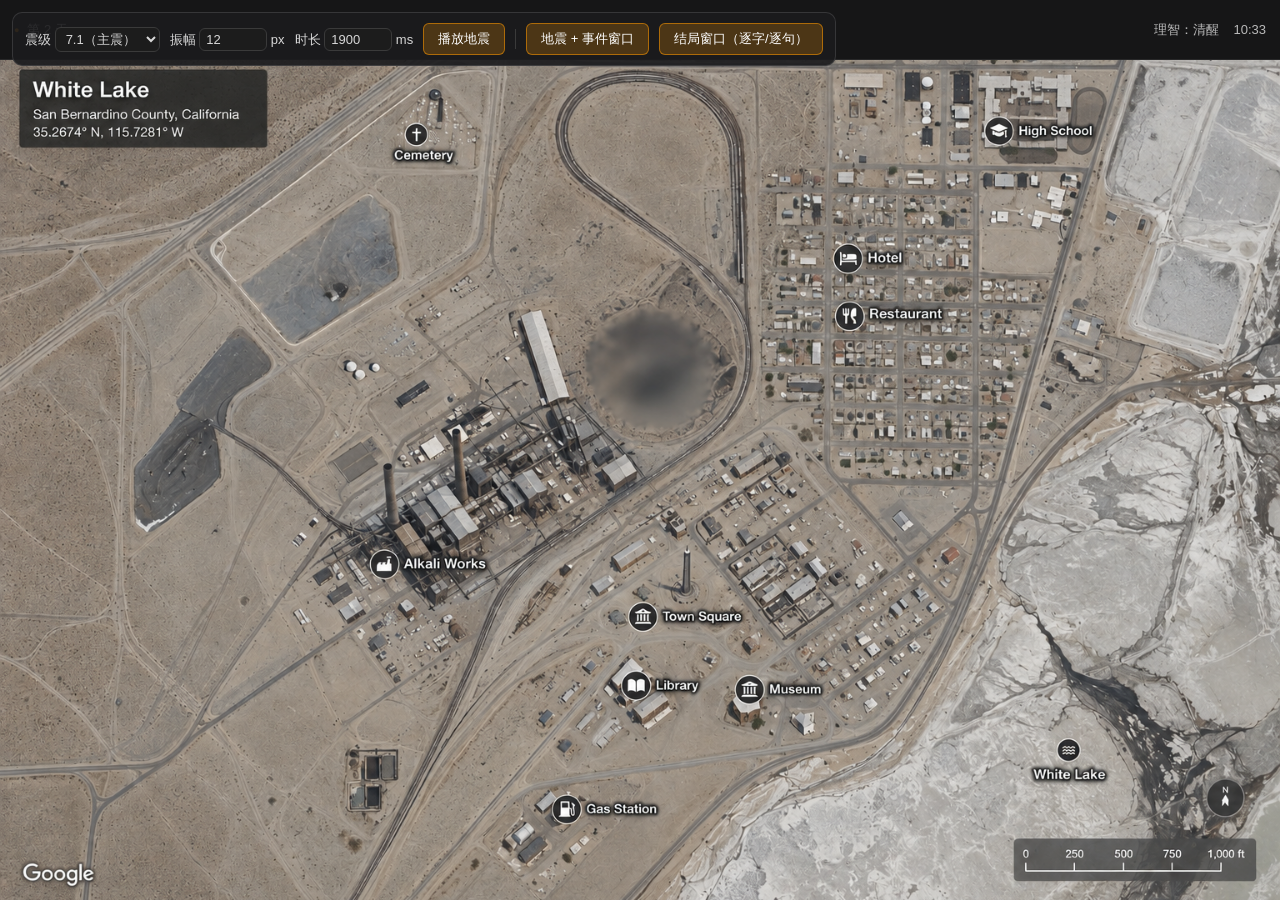
<file: tools/quake-preview.html>
<!DOCTYPE html>
<!--
  quake-preview.html —— 地震演出 + 结局逐字/逐句浮现的预览工具。
  调 engine/quake.js / engine/reveal.js / ui.css 里那两节动效时不用真的玩到第 2 天上午，
  直接开这个页面按按钮看：左上角能挑震级、改振幅和时长，也能单独预览结局窗口的浮现节奏。

  要用本地静态服务器打开（跟游戏本体一样，file:// 下 ES module 会被拦），在项目根目录
  执行 npx serve . 或 python -m http.server，再访问 /tools/quake-preview.html。

  注：这里的"地图"只是一张底图 + 一个假状态栏，够看抖动就行；游戏里抖的是整个 #app。
-->
<html lang="zh-CN">
<head>
<meta charset="UTF-8">
<meta name="viewport" content="width=device-width, initial-scale=1.0">
<title>地震演出预览</title>
<link rel="stylesheet" href="../engine/ui.css">
<style>
  #panel {
    position: fixed;
    top: 12px;
    left: 12px;
    z-index: 500;
    display: flex;
    gap: 10px;
    align-items: center;
    flex-wrap: wrap;
    max-width: 92vw;
    padding: 10px 12px;
    background: rgba(28, 28, 30, 0.92);
    border: 1px solid rgba(255, 255, 255, 0.12);
    border-radius: 10px;
    font-size: 13px;
  }
  #panel select, #panel input { font: inherit; color: inherit; background: #1c1c1c; border: 1px solid #3a3a3a; border-radius: 6px; padding: 3px 6px; }
  #panel input[type="number"] { width: 68px; }
  #panel .sep { width: 1px; height: 20px; background: #3a3a3a; }
  #fake-map { flex: 1; background: #12110f url("../assets/maps/white-lake-map-now.png") center/cover no-repeat; }
</style>
</head>
<body>
  <div id="app">
    <header id="status-bar">
      <div class="menu-left"><span class="menu-brand">●</span><span>第 2 天</span></div>
      <div class="menu-right"><span class="menu-item">理智：清醒</span><span class="menu-item">10:33</span></div>
    </header>
    <main id="fake-map"></main>
  </div>

  <div id="panel">
    <label>震级 <select id="sel-mag"><option value="6.4">6.4（前震）</option><option value="7.1" selected>7.1（主震）</option><option value="">自定义</option></select></label>
    <label>振幅 <input type="number" id="in-amp" value="12" min="1" max="40"> px</label>
    <label>时长 <input type="number" id="in-ms" value="1900" min="200" max="6000" step="100"> ms</label>
    <button class="btn" id="btn-quake">播放地震</button>
    <span class="sep"></span>
    <button class="btn" id="btn-quake-window">地震 + 事件窗口</button>
    <button class="btn" id="btn-ending">结局窗口（逐字/逐句）</button>
  </div>

  <div id="modal-overlay" class="modal-overlay hidden"><div id="modal-box" class="modal-box"></div></div>

  <div id="quake-overlay" class="hidden" aria-hidden="true">
    <div class="quake-veil"></div>
    <div class="quake-dust"></div>
  </div>

<script type="module">
import * as quake from '../engine/quake.js';
import * as reveal from '../engine/reveal.js';

const $ = id => document.getElementById(id);
const box = $('modal-box');

// 面板上选了预设震级就把振幅/时长同步成预设值，方便对照着微调
const PRESET = { '6.4': { amp: 5, ms: 1100 }, '7.1': { amp: 12, ms: 1900 } };
$('sel-mag').addEventListener('change', () => {
  const p = PRESET[$('sel-mag').value];
  if (p) { $('in-amp').value = p.amp; $('in-ms').value = p.ms; }
});

function opts() {
  return { amp: Number($('in-amp').value), shakeMs: Number($('in-ms').value), dust: Number($('in-amp').value) > 8 ? 1 : 0.55 };
}
function closeModal() { $('modal-overlay').classList.add('hidden'); box.innerHTML = ''; }
function renderWindow(title, bodyHTML) {
  box.innerHTML = `
    <div class="mac-titlebar">
      <div class="mac-traffic"><button class="mac-dot mac-dot-red" id="x"></button><span class="mac-dot mac-dot-yellow"></span><span class="mac-dot mac-dot-green"></span></div>
      <div class="mac-title">${title}</div>
    </div>
    <div class="mac-body">${bodyHTML}</div>`;
  $('x').addEventListener('click', closeModal);
  $('modal-overlay').classList.remove('hidden');
}

$('btn-quake').addEventListener('click', () => quake.play(opts()));

const QUAKE_TEXT = '先是脚底下传来一声闷响，像有人在很深的地方拖动什么很重的东西。紧接着整条街都晃了起来。屋檐上积了不知多少年的白色粉尘簌簌往下落，落在肩上是咸的。晃动停下来的时候，镇子安静得不像话——家家户户的灯还亮着，和刚才一模一样。';
$('btn-quake-window').addEventListener('click', () => {
  closeModal();
  quake.play(opts()).then(() => renderWindow('大约十点半', `
    <div class="event-text">${reveal.clauses(QUAKE_TEXT, s => s)}</div>
    <button class="btn" id="btn-event-continue">继续</button>`));
});

// 跟 main.js showEnding 里那套延迟排布保持一致：标题逐字 → 正文逐句 → 按钮
$('btn-ending').addEventListener('click', () => {
  const title = '带着真相逃出';
  const text = '车子重新开上公路时，油表灯已经在闪。后视镜里的镇子越来越小，但你们知道，那些拍下来的东西不会再被埋回去了。';
  const bodyBase = 0.15 + [...title].length * 0.05 + 0.2;
  const btnBase = bodyBase + reveal.clauseCount(text) * 0.18 + 0.25;
  renderWindow('旅程 · 结局', `
    <div class="ending-title">${reveal.chars(title)}</div>
    <div class="event-text" style="--rv-base:${bodyBase.toFixed(2)}s">${reveal.clauses(text, s => s)}</div>
    <div class="rv-block" style="--rv-base:${btnBase.toFixed(2)}s"><button class="btn">继续</button></div>`);
});
</script>
</body>
</html>
</file>
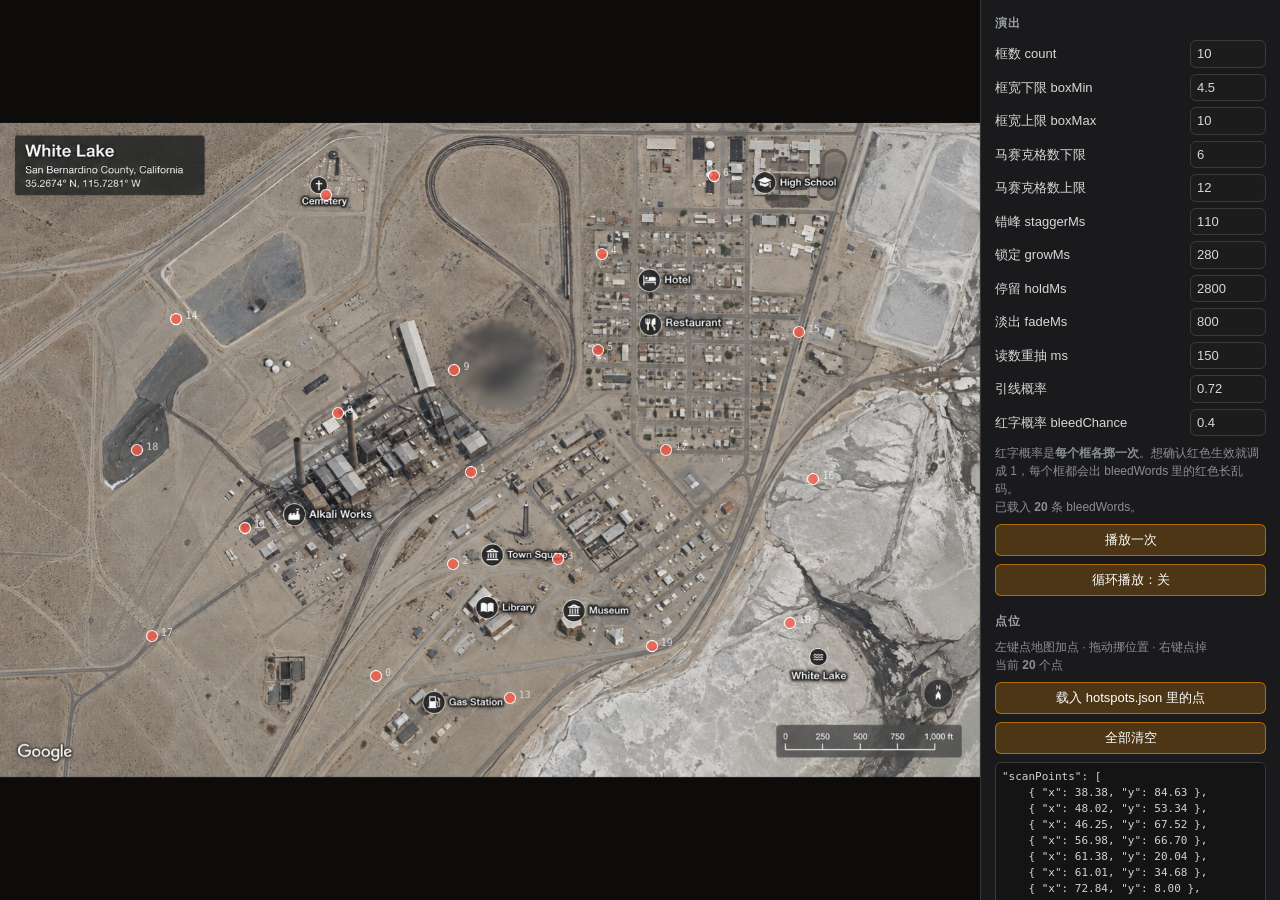
<file: tools/scan-preview.html>
<!DOCTYPE html>
<!--
  scan-preview.html —— 扫描演出（engine/scan.js）的取点 + 调参工具。
  调 scanPoints、框的大小、马赛克粗细、节奏的时候不用真的把理智打到 30 以下，
  开这个页面直接对着真地图点、拖、播。

  左键点地图空白处加一个点，拖动已有的点挪位置，右键点掉；右侧面板调参数；
  「播放」按当前参数演一次；「复制 scanPoints」把点位数组拷出来贴回
  assets/maps/hotspots.json。

  要用本地静态服务器打开（跟游戏本体一样，file:// 下 ES module 会被拦），在项目根目录
  执行 npx serve . 或 python -m http.server，再访问 /tools/scan-preview.html。

  注：这里复刻了 map.js 的 .map-image-box 布局（按 object-fit:contain 的实际渲染矩形
  摆盒子），坐标系跟游戏里完全一致，所以这里取到的百分比拿去游戏里就是对的。
  但这里没有缩放/平移——扫描层在游戏里是被 .map-content 的 transform 带着走的。
-->
<html lang="zh-CN">
<head>
<meta charset="UTF-8">
<meta name="viewport" content="width=device-width, initial-scale=1.0">
<title>扫描演出预览</title>
<link rel="stylesheet" href="../engine/ui.css">
<style>
  body { margin: 0; overflow: hidden; }
  #stage { position: absolute; inset: 0; right: 300px; background: #0d0c0b; overflow: hidden; }

  #panel {
    position: fixed;
    top: 0; right: 0; bottom: 0;
    width: 300px;
    z-index: 500;
    overflow-y: auto;
    padding: 14px;
    box-sizing: border-box;
    background: rgba(28, 28, 30, 0.96);
    border-left: 1px solid rgba(255, 255, 255, 0.12);
    font-size: 13px;
    line-height: 1.5;
  }
  #panel h3 { margin: 16px 0 8px; font-size: 12px; letter-spacing: .08em; color: #9aa0a6; text-transform: uppercase; }
  #panel h3:first-child { margin-top: 0; }
  #panel label { display: flex; align-items: center; justify-content: space-between; gap: 8px; margin-bottom: 6px; }
  #panel input[type="number"] { width: 76px; font: inherit; color: inherit; background: #1c1c1c; border: 1px solid #3a3a3a; border-radius: 6px; padding: 3px 6px; }
  #panel .btn { width: 100%; margin-top: 8px; }
  #panel .hint { color: #8a8f94; font-size: 12px; margin: 8px 0 0; }
  #out { width: 100%; height: 150px; box-sizing: border-box; margin-top: 8px; font: 11px/1.45 ui-monospace, Consolas, monospace; color: #cfd3d6; background: #141414; border: 1px solid #3a3a3a; border-radius: 6px; padding: 6px; resize: vertical; }

  /* 取点标记：只在工具里有，游戏里没有这个东西 */
  .pt {
    position: absolute;
    width: 12px; height: 12px;
    margin: -6px 0 0 -6px;
    border: 1px solid #fff;
    border-radius: 50%;
    background: rgba(255, 90, 70, .75);
    cursor: grab;
  }
  .pt:hover { background: rgba(255, 160, 70, .95); }
  .pt.dragging { cursor: grabbing; }
  .pt::after {
    content: attr(data-i);
    position: absolute; left: 14px; top: -3px;
    font: 10px/1 ui-monospace, Consolas, monospace; color: rgba(255,255,255,.7);
  }
</style>
</head>
<body>
  <div id="stage">
    <div class="map-content" style="transform: none;">
      <div class="map-image-box">
        <img class="map-image" src="../assets/maps/white-lake-map-now.png" alt="">
      </div>
    </div>
  </div>

  <div id="panel">
    <h3>演出</h3>
    <label>框数 count <input type="number" id="in-count" value="10" min="1" max="30"></label>
    <label>框宽下限 boxMin <input type="number" id="in-boxmin" value="4.5" step="0.5" min="1" max="30"></label>
    <label>框宽上限 boxMax <input type="number" id="in-boxmax" value="10" step="0.5" min="1" max="40"></label>
    <label>马赛克格数下限 <input type="number" id="in-gridmin" value="6" min="2" max="40"></label>
    <label>马赛克格数上限 <input type="number" id="in-gridmax" value="12" min="2" max="60"></label>
    <label>错峰 staggerMs <input type="number" id="in-stagger" value="110" step="10" min="0" max="600"></label>
    <label>锁定 growMs <input type="number" id="in-grow" value="280" step="20" min="0" max="1500"></label>
    <label>停留 holdMs <input type="number" id="in-hold" value="2800" step="100" min="0" max="12000"></label>
    <label>淡出 fadeMs <input type="number" id="in-fade" value="800" step="50" min="0" max="4000"></label>
    <label>读数重抽 ms <input type="number" id="in-scramble" value="150" step="10" min="0" max="2000"></label>
    <label>引线概率 <input type="number" id="in-link" value="0.72" step="0.05" min="0" max="1"></label>
    <label>红字概率 bleedChance <input type="number" id="in-bleed" value="0.4" step="0.05" min="0" max="1"></label>
    <p class="hint">红字概率是<b>每个框各掷一次</b>。想确认红色生效就调成 1，每个框都会出 bleedWords 里的红色长乱码。<br>已载入 <b id="bleed-count">0</b> 条 bleedWords。</p>
    <button class="btn" id="btn-play">播放一次</button>
    <button class="btn" id="btn-loop">循环播放：关</button>

    <h3>点位</h3>
    <p class="hint">左键点地图加点 · 拖动挪位置 · 右键点掉<br>当前 <b id="pt-count">0</b> 个点</p>
    <button class="btn" id="btn-load">载入 hotspots.json 里的点</button>
    <button class="btn" id="btn-clear">全部清空</button>
    <textarea id="out" readonly></textarea>
    <button class="btn" id="btn-copy">复制 scanPoints</button>
  </div>

<script type="module">
import * as scanSys from '../engine/scan.js';

const stage = document.getElementById('stage');
const box = stage.querySelector('.map-image-box');
const img = stage.querySelector('.map-image');

let points = [];
// bleedWords 也必须从 hotspots.json 读进来传给 scan.js：不传的话 scan.js 会退回
// DEFAULTS.bleedWords（空数组），红色那条就永远不会出现，预览里只剩白色短读数。
let bleedWords = [];
let looping = false;
let loopTimer = 0;

// ---- 复刻 map.js 的 layoutImageBox()：把 .map-image-box 摆到 object-fit:contain
//      实际渲染出来的那个矩形上，百分比坐标才对应图片本身而不是视口 ----
function layoutImageBox() {
  const vw = stage.clientWidth, vh = stage.clientHeight;
  const nw = img.naturalWidth, nh = img.naturalHeight;
  if (!vw || !vh || !nw || !nh) return;
  let bw, bh;
  if (vw / vh > nw / nh) { bh = vh; bw = vh * (nw / nh); }
  else { bw = vw; bh = vw * (nh / nw); }
  box.style.left = `${(vw - bw) / 2}px`;
  box.style.top = `${(vh - bh) / 2}px`;
  box.style.width = `${bw}px`;
  box.style.height = `${bh}px`;
}
img.onload = () => { layoutImageBox(); renderPoints(); };
window.addEventListener('resize', () => { layoutImageBox(); });
layoutImageBox();

const num = id => Number(document.getElementById(id).value);

function cfg() {
  return {
    points,
    count: num('in-count'),
    boxMin: num('in-boxmin'),
    boxMax: num('in-boxmax'),
    gridMin: num('in-gridmin'),
    gridMax: num('in-gridmax'),
    staggerMs: num('in-stagger'),
    growMs: num('in-grow'),
    holdMs: num('in-hold'),
    fadeMs: num('in-fade'),
    scrambleMs: num('in-scramble'),
    linkChance: num('in-link'),
    bleedWords,
    bleedChance: num('in-bleed')
  };
}

function play() {
  if (!points.length) { alert('先在地图上点几个点'); return; }
  scanSys.play(cfg()).then(() => {
    if (looping) loopTimer = setTimeout(play, 400);
  });
}

document.getElementById('btn-play').addEventListener('click', () => { looping = false; play(); });

document.getElementById('btn-loop').addEventListener('click', (e) => {
  looping = !looping;
  e.target.textContent = `循环播放：${looping ? '开' : '关'}`;
  clearTimeout(loopTimer);
  if (looping) play(); else scanSys.cancel();
});

// ---- 取点 ----
function pctFromEvent(e) {
  const r = box.getBoundingClientRect();
  return {
    x: Number((((e.clientX - r.left) / r.width) * 100).toFixed(2)),
    y: Number((((e.clientY - r.top) / r.height) * 100).toFixed(2))
  };
}

stage.addEventListener('click', (e) => {
  if (e.target.classList.contains('pt')) return; // 点在已有标记上不算加点
  const p = pctFromEvent(e);
  if (p.x < 0 || p.x > 100 || p.y < 0 || p.y > 100) return; // 点在黑边上，忽略
  points.push(p);
  renderPoints();
});

stage.addEventListener('contextmenu', (e) => {
  e.preventDefault();
  if (!e.target.classList.contains('pt')) return;
  points.splice(Number(e.target.dataset.i), 1);
  renderPoints();
});

// 拖动：pointer capture，松手才写回坐标
let dragIdx = -1;
stage.addEventListener('pointerdown', (e) => {
  if (!e.target.classList.contains('pt')) return;
  dragIdx = Number(e.target.dataset.i);
  e.target.classList.add('dragging');
  e.target.setPointerCapture(e.pointerId);
});
stage.addEventListener('pointermove', (e) => {
  if (dragIdx < 0) return;
  const p = pctFromEvent(e);
  points[dragIdx].x = Math.min(100, Math.max(0, p.x));
  points[dragIdx].y = Math.min(100, Math.max(0, p.y));
  renderPoints();
});
stage.addEventListener('pointerup', () => { dragIdx = -1; });

function renderPoints() {
  for (const el of box.querySelectorAll('.pt')) el.remove();
  points.forEach((p, i) => {
    const el = document.createElement('div');
    el.className = 'pt';
    el.dataset.i = i;
    el.style.left = `${p.x}%`;
    el.style.top = `${p.y}%`;
    box.appendChild(el);
  });
  document.getElementById('pt-count').textContent = points.length;
  document.getElementById('out').value =
    '"scanPoints": [\n' +
    points.map(p => `    { "x": ${p.x.toFixed(2)}, "y": ${p.y.toFixed(2)} }`).join(',\n') +
    '\n  ],';
}

document.getElementById('btn-clear').addEventListener('click', () => { points = []; renderPoints(); });

document.getElementById('btn-load').addEventListener('click', async () => {
  try {
    const d = await (await fetch('../assets/maps/hotspots.json')).json();
    points = (d.scanPoints || []).map(p => ({ ...p }));
    bleedWords = d.bleedWords || [];
    document.getElementById('bleed-count').textContent = bleedWords.length;
    if (d.bleedChance !== undefined) document.getElementById('in-bleed').value = d.bleedChance;
    renderPoints();
  } catch (err) {
    alert('读不到 hotspots.json：' + err.message + '\n（是不是直接用 file:// 打开的？要用本地服务器）');
  }
});

document.getElementById('btn-copy').addEventListener('click', async () => {
  const t = document.getElementById('out');
  try { await navigator.clipboard.writeText(t.value); alert('已复制'); }
  catch { t.select(); document.execCommand('copy'); } // 部分浏览器拒绝 clipboard API 时退回选中复制
});

document.getElementById('btn-load').click(); // 开页面先把现有点位载进来
</script>
</body>
</html>
</file>
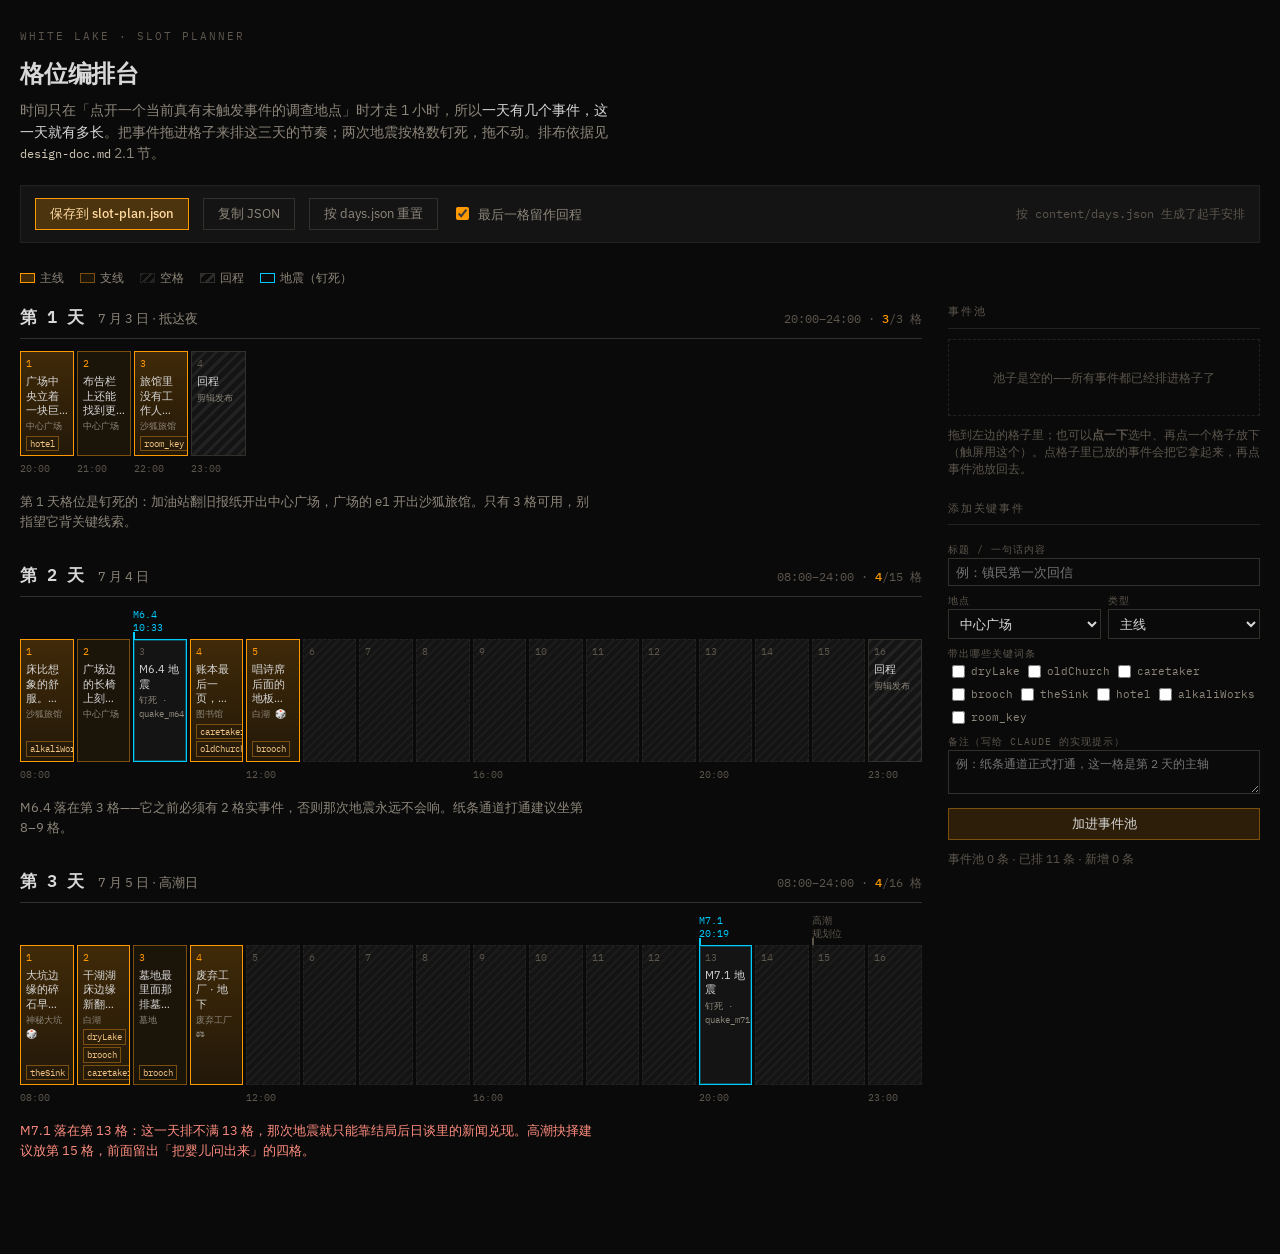
<file: tools/slot-planner.html>
<!doctype html>
<html lang="zh-CN">
<head>
<meta charset="utf-8">
<meta name="viewport" content="width=device-width,initial-scale=1">
<title>格位编排台 · 白湖镇</title>
<!--
  tools/slot-planner.html —— 三天调查格位的编排台。
  要起本地静态服务器，访问 /tools/slot-planner.html（它要 fetch ../content/*.json）。

  它做三件事：
  1. 读真实的 content/days.json + archive.json + hotspots.json，把每天的格位容量、已有事件、
     两次地震钉死的格子画出来（算法跟 engine/time.js 的 crossedTimedEvents 一致）；
  2. 让你往事件池里添新的关键事件，再把池里的事件拖（或点）进具体格子；
  3. 保存成 content/drafts/slot-plan.json —— 那个文件就是给 Claude 的输入，
     存完跟它说一声「看一下格位表」，它按这份安排去改 content/days.json。

  保存走 File System Access API（showSaveFilePicker）：第一次会让你选保存位置，
  选 content/drafts/slot-plan.json，之后再点保存就直接写回同一个文件。浏览器不支持
  这个 API 时退回“下载 + 手动放进 content/drafts/”。
-->
<link rel="stylesheet" href="https://fonts.googleapis.com/css2?family=IBM+Plex+Mono:wght@400;500;600&family=IBM+Plex+Sans:wght@400;500;600&display=swap">
<style>
  /* 沿用 engine/ui.css 的 --bg/--accent/--accent-2/--danger，跟游戏本体同一套颜色 */
  :root {
    --ink:#0a0a0a; --panel:#141414; --panel-hi:#1c1b19;
    --line:#332f2a; --line-soft:#242220;
    --text:#d8d8d8; --muted:#8d867a; --faint:#5c564d;
    --amber:#ff9900; --amber-dim:#7a4f10;
    --cyan:#00ccff; --rust:#ff4433; --salt:#cfc6b4; --ok:#28c840;
    --mono:'IBM Plex Mono',ui-monospace,Menlo,monospace;
    --sans:'IBM Plex Sans','PingFang SC','Microsoft YaHei',system-ui,sans-serif;
  }
  * { box-sizing:border-box; }
  body {
    margin:0; padding-block:28px 64px; padding-left:20px; padding-right:20px;
    background:var(--ink); color:var(--text);
    font-family:var(--sans); font-size:14px; line-height:1.6;
    -webkit-font-smoothing:antialiased;
  }
  .wrap { max-width:1280px; margin:0 auto; }

  h1 { font-size:24px; font-weight:600; margin:0 0 8px; letter-spacing:-0.01em; }
  .eyebrow { font-family:var(--mono); font-size:11px; letter-spacing:.18em; text-transform:uppercase; color:var(--faint); margin:0 0 8px; }
  .lede { margin:0; max-width:74ch; color:var(--muted); font-size:13.5px; }
  .lede code, code { font-family:var(--mono); font-size:12px; color:var(--salt); }
  .lede strong { color:var(--text); font-weight:500; }

  /* ---------- 工具条 ---------- */
  .bar {
    display:flex; flex-wrap:wrap; align-items:center; gap:10px 14px;
    margin:20px 0 26px; padding:12px 14px;
    background:var(--panel); border:1px solid var(--line-soft);
  }
  button {
    font-family:var(--sans); font-size:13px; color:var(--text);
    background:rgba(255,153,0,.14); border:1px solid var(--amber-dim);
    padding:6px 14px; cursor:pointer;
  }
  button:hover { background:rgba(255,153,0,.24); border-color:var(--amber); }
  button:focus-visible { outline:2px solid var(--cyan); outline-offset:2px; }
  button.ghost { background:none; border-color:var(--line); color:var(--muted); }
  button.ghost:hover { border-color:var(--muted); color:var(--text); }
  button.primary { background:rgba(255,153,0,.24); border-color:var(--amber); color:#ffd9a0; font-weight:500; }
  .bar label { display:flex; align-items:center; gap:6px; font-size:12.5px; color:var(--muted); cursor:pointer; }
  .bar input[type=checkbox] { accent-color:var(--amber); }
  #status { font-family:var(--mono); font-size:12px; color:var(--faint); margin-left:auto; }
  #status.ok { color:var(--ok); }
  #status.err { color:var(--rust); }

  /* ---------- 布局 ---------- */
  .layout { display:grid; grid-template-columns:minmax(0,1fr) 312px; gap:26px; align-items:start; }
  @media (max-width:900px) { .layout { grid-template-columns:1fr; } }

  /* ---------- 轨道 ---------- */
  .day { margin-bottom:30px; }
  .day-head { display:flex; flex-wrap:wrap; align-items:baseline; gap:6px 14px; padding-bottom:8px; border-bottom:1px solid var(--line); margin-bottom:12px; }
  .day-n { font-family:var(--mono); font-size:17px; font-weight:600; }
  .day-date { font-size:13px; color:var(--muted); }
  .day-meta { margin-left:auto; font-family:var(--mono); font-variant-numeric:tabular-nums; font-size:12px; color:var(--faint); }
  .day-meta b { color:var(--amber); font-weight:500; }
  .day-meta.over b { color:var(--rust); }

  .track-wrap { overflow-x:auto; padding-bottom:4px; }
  .track {
    display:grid; grid-template-columns:repeat(var(--n),minmax(46px,1fr)); gap:3px; row-gap:0;
    width:calc(var(--n) / 16 * 100%); min-width:calc(var(--n) * 50px);
  }
  .tick { grid-row:1; align-self:end; font-family:var(--mono); font-size:10px; line-height:1.25; padding-bottom:5px; white-space:nowrap; position:relative; }
  .tick span { display:block; }
  .tick::after { content:""; position:absolute; left:0; bottom:0; width:2px; height:7px; }
  .tick-quake { color:var(--cyan); } .tick-quake::after { background:var(--cyan); }
  .tick-plan { color:var(--faint); } .tick-plan::after { background:var(--faint); }
  .spacer { grid-row:1; }

  .cell {
    grid-row:2; min-height:66px; border:1px solid var(--line-soft); background:var(--panel);
    display:flex; flex-direction:column; gap:2px; padding:4px 5px; overflow:hidden;
    cursor:pointer; position:relative;
  }
  .cell.is-empty { background:repeating-linear-gradient(135deg,rgba(207,198,180,.045) 0 2px,transparent 2px 6px),var(--panel); border-style:dashed; }
  .cell.is-locked { cursor:not-allowed; }
  .cell.is-return { background:repeating-linear-gradient(135deg,rgba(216,216,216,.07) 0 3px,transparent 3px 8px),var(--panel); border-color:var(--line); }
  .cell.is-quake { border-color:var(--cyan); box-shadow:inset 0 0 0 1px rgba(0,204,255,.28); }
  .cell.has-main { background:linear-gradient(180deg,rgba(255,153,0,.22),rgba(255,153,0,.10)); border-color:var(--amber); }
  .cell.has-sub  { background:rgba(255,153,0,.07); border-color:var(--amber-dim); }
  .cell.drop-ok  { outline:2px solid var(--cyan); outline-offset:-2px; }
  .cell.armed    { outline:1px dashed var(--cyan); outline-offset:-3px; }
  .cell-i { font-family:var(--mono); font-variant-numeric:tabular-nums; font-size:10px; color:var(--faint); }
  .cell.has-main .cell-i, .cell.has-sub .cell-i { color:var(--amber); }
  .cell-body {
    font-size:11px; line-height:1.3; color:var(--text); word-break:break-word;
    display:-webkit-box; -webkit-line-clamp:3; -webkit-box-orient:vertical; overflow:hidden;
  }
  .cell-sub { font-family:var(--mono); font-size:9px; color:var(--muted); }
  .cell-keys { display:flex; flex-wrap:wrap; gap:2px; margin-top:auto; }
  .kchip { font-family:var(--mono); font-size:8.5px; padding:0 3px; border:1px solid var(--amber-dim); color:#f0c383; }
  .rail { grid-row:3; font-family:var(--mono); font-variant-numeric:tabular-nums; font-size:10px; color:var(--faint); padding-top:5px; white-space:nowrap; }

  .day-note { margin:10px 0 0; font-size:12.5px; color:var(--muted); max-width:72ch; }
  .day-note.warn { color:#ff8d7f; }

  /* ---------- 事件池 ---------- */
  .pool-panel { position:sticky; top:20px; align-self:start; max-height:calc(100vh - 40px); overflow:auto; }
  @media (max-width:900px) { .pool-panel { position:static; max-height:none; } }
  h2 { font-family:var(--mono); font-size:11px; font-weight:500; letter-spacing:.16em; text-transform:uppercase; color:var(--faint); margin:0 0 10px; padding-bottom:7px; border-bottom:1px solid var(--line-soft); }
  #pool { display:flex; flex-direction:column; gap:5px; min-height:70px; padding:6px; border:1px dashed var(--line-soft); }
  #pool.drop-ok { border-color:var(--cyan); border-style:solid; }
  .pool-empty { font-size:12px; color:var(--faint); padding:10px 4px; text-align:center; }

  .item {
    background:var(--panel-hi); border:1px solid var(--line); border-left-width:3px;
    padding:6px 8px; cursor:grab; display:flex; flex-direction:column; gap:2px;
  }
  .item.main { border-left-color:var(--amber); }
  .item.sub  { border-left-color:var(--faint); }
  .item.armed { outline:1px solid var(--cyan); }
  .item:active { cursor:grabbing; }
  .item-t { font-size:12.5px; color:var(--text); line-height:1.35; }
  .item-m { font-family:var(--mono); font-size:10px; color:var(--muted); }
  .item-new { color:var(--cyan); }

  /* ---------- 添加表单 ---------- */
  form { margin-top:16px; display:flex; flex-direction:column; gap:7px; }
  form input, form select, form textarea {
    font-family:var(--sans); font-size:12.5px; color:var(--text);
    background:var(--ink); border:1px solid var(--line); padding:5px 7px; width:100%;
  }
  form textarea { resize:vertical; min-height:44px; font-size:12px; }
  form input:focus, form select:focus, form textarea:focus { outline:1px solid var(--cyan); border-color:var(--cyan); }
  .f-row { display:grid; grid-template-columns:1fr 1fr; gap:7px; }
  .f-lab { font-family:var(--mono); font-size:10px; letter-spacing:.1em; text-transform:uppercase; color:var(--faint); }
  .keypick { display:flex; flex-wrap:wrap; gap:4px; }
  .keypick label { display:flex; align-items:center; gap:3px; font-family:var(--mono); font-size:10.5px; color:var(--muted); cursor:pointer; }
  .keypick input { width:auto; accent-color:var(--amber); }

  .hint { font-size:11.5px; color:var(--faint); line-height:1.5; margin:10px 0 0; }
  .legend { display:flex; flex-wrap:wrap; gap:5px 16px; font-size:11.5px; color:var(--muted); margin-bottom:16px; }
  .lg { display:flex; align-items:center; gap:5px; }
  .sw { width:15px; height:10px; border:1px solid var(--line-soft); flex:none; }
  .sw.m { background:rgba(255,153,0,.22); border-color:var(--amber); }
  .sw.s { background:rgba(255,153,0,.07); border-color:var(--amber-dim); }
  .sw.e { background:repeating-linear-gradient(135deg,rgba(207,198,180,.14) 0 2px,transparent 2px 6px); border-style:dashed; }
  .sw.r { background:repeating-linear-gradient(135deg,rgba(216,216,216,.16) 0 3px,transparent 3px 8px); border-color:var(--line); }
  .sw.q { border-color:var(--cyan); }
  #boot-error { color:var(--rust); font-family:var(--mono); font-size:13px; }
</style>
</head>
<body>
<div class="wrap">

  <p class="eyebrow">White Lake · slot planner</p>
  <h1>格位编排台</h1>
  <p class="lede">时间只在「点开一个当前真有未触发事件的调查地点」时才走 1 小时，所以<strong>一天有几个事件，这一天就有多长</strong>。把事件拖进格子来排这三天的节奏；两次地震按格数钉死，拖不动。排布依据见 <code>design-doc.md</code> 2.1 节。</p>

  <div class="bar">
    <button class="primary" id="btn-save">保存到 slot-plan.json</button>
    <button class="ghost" id="btn-copy">复制 JSON</button>
    <button class="ghost" id="btn-reset">按 days.json 重置</button>
    <label><input type="checkbox" id="opt-return" checked>最后一格留作回程</label>
    <span id="status">读取中…</span>
  </div>

  <div class="legend">
    <span class="lg"><span class="sw m"></span>主线</span>
    <span class="lg"><span class="sw s"></span>支线</span>
    <span class="lg"><span class="sw e"></span>空格</span>
    <span class="lg"><span class="sw r"></span>回程</span>
    <span class="lg"><span class="sw q"></span>地震（钉死）</span>
  </div>

  <div class="layout">
    <main>
      <div id="days"></div>
      <div id="boot-error"></div>
    </main>

    <aside class="pool-panel">
      <h2>事件池</h2>
      <div id="pool"></div>
      <p class="hint">拖到左边的格子里；也可以<strong>点一下</strong>选中、再点一个格子放下（触屏用这个）。点格子里已放的事件会把它拿起来，再点事件池放回去。</p>

      <form id="add-form">
        <h2 style="margin-top:6px">添加关键事件</h2>
        <div>
          <div class="f-lab">标题 / 一句话内容</div>
          <input id="f-title" required placeholder="例：镇民第一次回信">
        </div>
        <div class="f-row">
          <div>
            <div class="f-lab">地点</div>
            <select id="f-loc"></select>
          </div>
          <div>
            <div class="f-lab">类型</div>
            <select id="f-kind">
              <option value="main">主线</option>
              <option value="sub">支线</option>
            </select>
          </div>
        </div>
        <div>
          <div class="f-lab">带出哪些关键词条</div>
          <div class="keypick" id="f-keys"></div>
        </div>
        <div>
          <div class="f-lab">备注（写给 Claude 的实现提示）</div>
          <textarea id="f-note" placeholder="例：纸条通道正式打通，这一格是第 2 天的主轴"></textarea>
        </div>
        <button type="submit">加进事件池</button>
      </form>

      <p class="hint" id="pool-stat"></p>
    </aside>
  </div>
</div>

<script type="module">
const $ = s => document.querySelector(s);
const esc = s => String(s == null ? '' : s).replace(/[&<>"]/g, c => ({'&':'&amp;','<':'&lt;','>':'&gt;','"':'&quot;'}[c]));
const clock = m => String(Math.floor(m / 60)).padStart(2,'0') + ':' + String(m % 60).padStart(2,'0');
const PLAN_PATH = '../content/drafts/slot-plan.json';

const setStatus = (msg, cls = '') => { const el = $('#status'); el.textContent = msg; el.className = cls; };

// ---------- 数据 ----------
let days, archive, hotspots, mainKeys = [], locName = {};
let model = null;   // { returnSlot, items:{id:item}, place:{ '1':[id|null,...] } }
let armed = null;   // 点选模式下被拿起来的事件 id
let newSeq = 1;

const LINK = /\[\[[^\|\]]+\|([^\]]+)\]\]/g;
function keysIn(obj, out = new Set()) {
  if (typeof obj === 'string') { let m; LINK.lastIndex = 0; while ((m = LINK.exec(obj))) out.add(m[1]); }
  else if (Array.isArray(obj)) obj.forEach(v => keysIn(v, out));
  else if (obj && typeof obj === 'object') for (const [k, v] of Object.entries(obj)) if (k !== '_comment') keysIn(v, out);
  return out;
}

/** 某个定时事件落在第几格：跟 engine/time.js crossedTimedEvents 的左开右闭区间一致。 */
const slotOfMinute = (day, at) => Math.ceil((at - day.startMin) / 60);

async function boot() {
  try {
    [days, archive, hotspots] = await Promise.all([
      fetch('../content/days.json').then(r => r.json()),
      fetch('../content/archive.json').then(r => r.json()),
      fetch('../assets/maps/hotspots.json').then(r => r.json())
    ]);
  } catch (err) {
    $('#boot-error').textContent = '读不到 content/*.json —— 这个工具要起本地静态服务器后访问 /tools/slot-planner.html，不能直接双击打开。';
    setStatus('读取失败', 'err');
    return;
  }

  mainKeys = Object.keys(archive).filter(k => archive[k] && archive[k].linkedMainCase);
  for (const h of hotspots.hotspots) locName[h.id] = h.name;

  fillForm();
  let saved = null;
  try {
    const r = await fetch(PLAN_PATH + '?t=' + Date.now());
    if (r.ok) saved = await r.json();
  } catch (_) { /* 还没存过，正常 */ }

  const hasPlan = saved && saved.days && ['1','2','3'].some(d => saved.days[d] && (saved.days[d].placed || []).length);
  if (hasPlan) { model = fromSaved(saved); setStatus('已载入上次保存的安排', 'ok'); }
  else { model = seedFromDays(); setStatus('按 content/days.json 生成了起手安排'); }

  $('#opt-return').checked = model.returnSlot;
  wirePoolOnce();
  render();
}

/** 从 days.json 造出起手安排：已有事件按数组顺序摆进前几格。 */
function seedFromDays() {
  const m = { returnSlot: true, items: {}, place: {} };
  for (const d of ['1','2','3']) {
    const day = days[d];
    const n = (day.endMin - day.startMin) / 60;
    m.place[d] = Array(n).fill(null);
    const pins = pinnedOf(d, m.returnSlot);
    let slot = 0;
    const seen = new Set();
    for (const e of day.events || []) {
      if (!e.loc) continue;                 // next 串出来的，不占格
      if (seen.has(e.loc + '|' + (e.requires ? 'gated' : ''))) { /* 同地点多条照排 */ }
      // 同一个地点上互斥的两条（requires.allMainClues true/false）只算一格
      const twin = (day.events || []).find(o => o !== e && o.loc === e.loc && o.requires && e.requires
        && o.requires.allMainClues !== e.requires.allMainClues);
      if (twin && seen.has('twin:' + e.loc)) continue;
      if (twin) seen.add('twin:' + e.loc);

      const id = e.id;
      m.items[id] = {
        id, eventId: e.id, loc: e.loc, locName: locName[e.loc] || e.loc,
        kind: e.mainline ? 'main' : 'sub',
        label: shortLabel(e), keys: [...keysIn(e)].filter(k => mainKeys.includes(k)),
        dice: e.type === 'diceCheck', choice: e.type === 'choice',
        note: twin ? '工厂那两条事件互斥，只占 1 格' : '', isNew: false
      };
      while (slot < n && pins[slot + 1]) slot++;   // 跳过地震/回程这些钉死的格子
      if (slot < n) m.place[d][slot++] = id;
    }
  }
  return m;
}

function shortLabel(e) {
  if (e.title) return e.title;
  const t = (e.text || '').split('\n')[0].replace(LINK, '$&');
  const plain = t.replace(/\[\[([^\|\]]+)\|[^\]]+\]\]/g, '$1');
  return plain.length > 14 ? plain.slice(0, 14) + '…' : plain || e.id;
}

function fromSaved(saved) {
  const m = { returnSlot: saved.returnSlotReserved !== false, items: {}, place: {} };
  const take = it => { m.items[it.id] = { ...it }; if (it.isNew) { const n = Number(String(it.id).replace(/\D/g,'')); if (n >= newSeq) newSeq = n + 1; } };
  for (const d of ['1','2','3']) {
    const n = (days[d].endMin - days[d].startMin) / 60;
    m.place[d] = Array(n).fill(null);
    for (const p of (saved.days[d] && saved.days[d].placed) || []) {
      take(p);
      if (p.slot >= 1 && p.slot <= n) m.place[d][p.slot - 1] = p.id;
    }
  }
  for (const it of saved.pool || []) take(it);
  return m;
}

// ---------- 钉死的格子 ----------
function pinnedOf(d, returnSlot) {
  if (returnSlot === undefined) returnSlot = model.returnSlot;
  const day = days[d];
  const n = (day.endMin - day.startMin) / 60;
  const out = {};
  for (const t of day.timedEvents || []) {
    const s = slotOfMinute(day, t.at);
    if (s >= 1 && s <= n) out[s] = { kind:'quake', id:t.id, label:'M' + ((t.quake && t.quake.magnitude) || '?'), clock:clock(t.at) };
  }
  // 第 3 天走到高潮就当场结束，不需要回程；第 1、2 天最后一格留给回加油站发布
  if (returnSlot && d !== '3') out[n] = { kind:'return', label:'回程' };
  return out;
}

// ---------- 渲染 ----------
function render() {
  normalize();
  const wrap = $('#days');
  wrap.innerHTML = ['1','2','3'].map(renderDay).join('');
  renderPool();
  wireDrops();
}

/** 钉死的格子上不该压着事件——有就退回事件池。 */
function normalize() {
  let bumped = 0;
  for (const d of ['1','2','3']) {
    const pins = pinnedOf(d);
    model.place[d] = model.place[d].map((id, k) => {
      if (id && pins[k + 1]) { bumped++; return null; }
      return id;
    });
  }
  if (bumped) setStatus(bumped + ' 条事件压在钉死的格子上，已退回事件池');
}

function renderDay(d) {
  const day = days[d];
  const n = (day.endMin - day.startMin) / 60;
  const pins = pinnedOf(d);
  const used = model.place[d].filter(Boolean).length;
  const cap = n - Object.keys(pins).filter(s => pins[s].kind === 'return').length;
  const DATE = { '1':'7 月 3 日 · 抵达夜', '2':'7 月 4 日', '3':'7 月 5 日 · 高潮日' };
  const NOTE = {
    '1':'第 1 天格位是钉死的：加油站翻旧报纸开出中心广场，广场的 e1 开出沙狐旅馆。只有 3 格可用，别指望它背关键线索。',
    '2':'M6.4 落在第 3 格——它之前必须有 2 格实事件，否则那次地震永远不会响。纸条通道打通建议坐第 8–9 格。',
    '3':'M7.1 落在第 13 格：这一天排不满 13 格，那次地震就只能靠结局后日谈里的新闻兑现。高潮抉择建议放第 15 格，前面留出「把婴儿问出来」的四格。'
  };

  const ticks = Array.from({length:n}, (_,k) => {
    const p = pins[k+1];
    if (p && p.kind === 'quake') return `<div class="tick tick-quake"><span>${esc(p.label)}</span><span>${esc(p.clock)}</span></div>`;
    if (d === '3' && k+1 === 15) return `<div class="tick tick-plan"><span>高潮</span><span>规划位</span></div>`;
    return '<div class="spacer"></div>';
  }).join('');

  const cells = Array.from({length:n}, (_,k) => cellHTML(d, k, pins[k+1])).join('');

  const rail = Array.from({length:n}, (_,k) => {
    const show = n <= 4 || k % 4 === 0 || k === n - 1;
    return `<div class="rail">${show ? clock(day.startMin + k * 60) : ''}</div>`;
  }).join('');

  return `<section class="day" data-day="${d}">
    <div class="day-head">
      <span class="day-n">第 ${d} 天</span>
      <span class="day-date">${DATE[d]}</span>
      <span class="day-meta${used > cap ? ' over' : ''}">${clock(day.startMin)}–${clock(day.endMin)} · <b>${used}</b>/${cap} 格</span>
    </div>
    <div class="track-wrap"><div class="track" style="--n:${n}">${ticks}${cells}${rail}</div></div>
    <p class="day-note${d === '3' ? ' warn' : ''}">${NOTE[d]}</p>
  </section>`;
}

function cellHTML(d, k, pin) {
  const i = k + 1;
  const id = model.place[d][k];
  const it = id && model.items[id];

  if (pin && pin.kind === 'quake') {
    return `<div class="cell is-locked is-quake" data-day="${d}" data-slot="${k}">
      <span class="cell-i">${i}</span>
      <span class="cell-body">${esc(pin.label)} 地震</span>
      <span class="cell-sub">钉死 · ${esc(pin.id)}</span></div>`;
  }
  if (pin && pin.kind === 'return') {
    return `<div class="cell is-locked is-return" data-day="${d}" data-slot="${k}">
      <span class="cell-i">${i}</span><span class="cell-body">回程</span>
      <span class="cell-sub">剪辑发布</span></div>`;
  }
  if (!it) {
    return `<div class="cell is-empty drop" data-day="${d}" data-slot="${k}"><span class="cell-i">${i}</span></div>`;
  }
  return `<div class="cell drop has-${it.kind}" data-day="${d}" data-slot="${k}" draggable="true" data-id="${esc(it.id)}">
    <span class="cell-i">${i}</span>
    <span class="cell-body">${esc(it.label)}</span>
    <span class="cell-sub">${esc(it.locName)}${it.dice ? ' 🎲' : ''}${it.choice ? ' ⚖' : ''}${it.isNew ? ' ✚' : ''}</span>
    <span class="cell-keys">${it.keys.map(k2 => `<span class="kchip">${esc(k2)}</span>`).join('')}</span>
  </div>`;
}

function placedIds() {
  const s = new Set();
  for (const d of ['1','2','3']) for (const id of model.place[d]) if (id) s.add(id);
  return s;
}

function renderPool() {
  const placed = placedIds();
  const list = Object.values(model.items).filter(it => !placed.has(it.id));
  $('#pool').innerHTML = list.length
    ? list.map(it => `<div class="item ${it.kind}${armed === it.id ? ' armed' : ''}" draggable="true" data-id="${esc(it.id)}">
        <span class="item-t">${esc(it.label)}</span>
        <span class="item-m">${esc(it.locName)} · ${it.kind === 'main' ? '主线' : '支线'}${it.isNew ? ' · <span class="item-new">新</span>' : ''}${it.keys.length ? ' · ' + esc(it.keys.join(' ')) : ''}</span>
      </div>`).join('')
    : '<p class="pool-empty">池子是空的——所有事件都已经排进格子了</p>';
  $('#pool-stat').textContent = `事件池 ${list.length} 条 · 已排 ${placed.size} 条 · 新增 ${Object.values(model.items).filter(i => i.isNew).length} 条`;
}

// ---------- 拖放 + 点选 ----------
function moveTo(id, d, k) {
  for (const dd of ['1','2','3']) model.place[dd] = model.place[dd].map(x => x === id ? null : x);
  if (d !== null) {
    const occupant = model.place[d][k];
    model.place[d][k] = id;
    if (occupant && occupant !== id) { /* 被顶掉的回池子 */ }
  }
  armed = null;
  render();
}

function wireDrops() {
  document.querySelectorAll('.item, .cell[draggable=true]').forEach(el => {
    el.addEventListener('dragstart', e => {
      e.dataTransfer.setData('text/plain', el.dataset.id);
      e.dataTransfer.effectAllowed = 'move';
    });
  });
  document.querySelectorAll('.cell.drop').forEach(el => {
    el.addEventListener('dragover', e => { e.preventDefault(); el.classList.add('drop-ok'); });
    el.addEventListener('dragleave', () => el.classList.remove('drop-ok'));
    el.addEventListener('drop', e => {
      e.preventDefault(); el.classList.remove('drop-ok');
      const id = e.dataTransfer.getData('text/plain');
      if (id) moveTo(id, el.dataset.day, Number(el.dataset.slot));
    });
    el.addEventListener('click', () => {
      const here = model.place[el.dataset.day][Number(el.dataset.slot)];
      if (armed) moveTo(armed, el.dataset.day, Number(el.dataset.slot));
      else if (here) { armed = here; render(); }
    });
  });
}

/**
 * 事件池那一块是常驻元素（每次 render 只换 innerHTML），所以它的监听只能绑一次。
 * 绑在 wireDrops() 里的话每渲染一次就多叠一个，点一下会被触发两次——选中随即被
 * 同一次点击取消掉，看起来就是"点不动"。格子和事件条是每次重建的，不受影响。
 */
function wirePoolOnce() {
  const pool = $('#pool');
  pool.addEventListener('dragover', e => { e.preventDefault(); pool.classList.add('drop-ok'); });
  pool.addEventListener('dragleave', () => pool.classList.remove('drop-ok'));
  pool.addEventListener('drop', e => {
    e.preventDefault(); pool.classList.remove('drop-ok');
    const id = e.dataTransfer.getData('text/plain');
    if (id) moveTo(id, null, 0);
  });
  pool.addEventListener('click', e => {
    const item = e.target.closest('.item');
    if (item) { armed = armed === item.dataset.id ? null : item.dataset.id; render(); return; }
    if (armed) moveTo(armed, null, 0);
  });
}

document.addEventListener('keydown', e => { if (e.key === 'Escape' && armed) { armed = null; render(); } });

// ---------- 添加关键事件 ----------
function fillForm() {
  $('#f-loc').innerHTML = hotspots.hotspots
    .filter(h => h.type === 'investigation')
    .map(h => `<option value="${esc(h.id)}">${esc(h.name)}</option>`).join('');
  $('#f-keys').innerHTML = mainKeys
    .map(k => `<label><input type="checkbox" value="${esc(k)}">${esc(k)}</label>`).join('');
}

$('#add-form').addEventListener('submit', e => {
  e.preventDefault();
  const title = $('#f-title').value.trim();
  if (!title) return;
  const loc = $('#f-loc').value;
  const id = 'new' + (newSeq++);
  model.items[id] = {
    id, eventId: '', loc, locName: locName[loc] || loc,
    kind: $('#f-kind').value, label: title,
    keys: [...$('#f-keys').querySelectorAll('input:checked')].map(i => i.value),
    dice: false, choice: false, note: $('#f-note').value.trim(), isNew: true
  };
  $('#f-title').value = ''; $('#f-note').value = '';
  $('#f-keys').querySelectorAll('input:checked').forEach(i => { i.checked = false; });
  render();
  setStatus('已加进事件池，拖到格子里再保存');
});

$('#opt-return').addEventListener('change', e => { model.returnSlot = e.target.checked; render(); });

$('#btn-reset').addEventListener('click', () => {
  if (!confirm('丢掉当前安排，按 content/days.json 重新生成？新增的事件也会没掉。')) return;
  model = seedFromDays();
  $('#opt-return').checked = model.returnSlot;
  render();
  setStatus('已重置');
});

// ---------- 保存 ----------
function buildPlan() {
  const placed = placedIds();
  const out = {
    _comment: '由 tools/slot-planner.html 保存，是给 Claude 的输入：按 days[].placed 的安排去改 content/days.json。slot 是「第几次移动」不是钟点；引擎里事件挂在地点上、第 2/3 天的先后顺序由玩家决定，所以 slot 真正能落实的是三件事：这一天排几条事件（＝这一天有多长）、每条挂哪个 loc、同一个 loc 上的先后（数组顺序＝到访顺序）。isNew:true 的是还没写正文的新事件，note 是实现提示。',
    savedAt: new Date().toISOString(),
    returnSlotReserved: model.returnSlot,
    days: {}, pool: []
  };
  for (const d of ['1','2','3']) {
    const day = days[d];
    const n = (day.endMin - day.startMin) / 60;
    const pins = pinnedOf(d);
    out.days[d] = {
      window: clock(day.startMin) + '-' + clock(day.endMin),
      slots: n,
      pinned: Object.entries(pins).map(([s, p]) => ({ slot: Number(s), kind: p.kind, id: p.id || null, label: p.label })),
      placed: model.place[d].map((id, k) => {
        if (!id) return null;
        const it = model.items[id];
        return {
          slot: k + 1,
          clock: clock(day.startMin + k * 60) + '→' + clock(day.startMin + (k + 1) * 60),
          ...it
        };
      }).filter(Boolean)
    };
  }
  out.pool = Object.values(model.items).filter(it => !placed.has(it.id));
  return out;
}

const json = () => JSON.stringify(buildPlan(), null, 2);

// 保存句柄存在 IndexedDB 里，第二次起就不用再选文件
const idb = {
  db: null,
  open() {
    return this.db ? Promise.resolve(this.db) : new Promise((res, rej) => {
      const r = indexedDB.open('slot-planner', 1);
      r.onupgradeneeded = () => r.result.createObjectStore('kv');
      r.onsuccess = () => { this.db = r.result; res(this.db); };
      r.onerror = () => rej(r.error);
    });
  },
  async get(k) {
    const db = await this.open();
    return new Promise(res => { const q = db.transaction('kv').objectStore('kv').get(k); q.onsuccess = () => res(q.result); q.onerror = () => res(null); });
  },
  async set(k, v) {
    const db = await this.open();
    return new Promise(res => { db.transaction('kv','readwrite').objectStore('kv').put(v, k).onsuccess = () => res(); });
  }
};

let handle = null;
idb.get('handle').then(h => { if (h) handle = h; });

function download(text) {
  const a = document.createElement('a');
  a.href = URL.createObjectURL(new Blob([text], { type:'application/json' }));
  a.download = 'slot-plan.json';
  a.click();
  setTimeout(() => URL.revokeObjectURL(a.href), 2000);
  setStatus('已下载 slot-plan.json —— 手动放进 content/drafts/', 'ok');
}

$('#btn-save').addEventListener('click', async () => {
  const text = json();
  if (!window.showSaveFilePicker) { download(text); return; }
  try {
    if (!handle) {
      handle = await window.showSaveFilePicker({
        suggestedName: 'slot-plan.json',
        types: [{ description: 'JSON', accept: { 'application/json': ['.json'] } }]
      });
      await idb.set('handle', handle);
    }
    let perm = await handle.queryPermission({ mode:'readwrite' });
    if (perm !== 'granted') perm = await handle.requestPermission({ mode:'readwrite' });
    if (perm !== 'granted') { setStatus('没有写入权限', 'err'); return; }
    const w = await handle.createWritable();
    await w.write(text);
    await w.close();
    setStatus('已保存到 ' + handle.name + ' · ' + new Date().toLocaleTimeString(), 'ok');
  } catch (err) {
    if (err && err.name === 'AbortError') { setStatus('已取消'); return; }
    console.warn(err);
    handle = null;
    download(text);
  }
});

$('#btn-copy').addEventListener('click', async () => {
  try { await navigator.clipboard.writeText(json()); setStatus('JSON 已复制到剪贴板', 'ok'); }
  catch { setStatus('复制失败，浏览器不给剪贴板权限', 'err'); }
});

boot();
</script>
</body>
</html>
</file>
<file: engine/ui.css>
/* ui.css —— 引擎侧通用界面样式。框架阶段视觉从简，重点是把各系统的状态
   （已去过/有新事件/主线/加油站/理智档位）用得上的 class 都接好，
   具体美术风格由你以后自己换皮。 */

:root {
  --bg: #0a0a0a;
  --panel: #141414;
  --line: #3a3a3a;
  --text: #d8d8d8;
  --accent: #ff9900;
  --accent-2: #00ccff;
  --danger: #ff4433;
  --accent-rgb: 255, 153, 0;
  --accent2-rgb: 0, 204, 255;
  --danger-rgb: 255, 68, 51;

  /* macOS 质感：菜单栏/窗口的毛玻璃与描边取值集中放这里，方便统一调 */
  --menubar-bg: rgba(28, 28, 30, 0.72);
  --menubar-border: rgba(255, 255, 255, 0.08);
  --window-bg: rgba(32, 32, 34, 0.88);
  --window-titlebar: rgba(255, 255, 255, 0.05);
  --window-border: rgba(255, 255, 255, 0.13);
  --window-shadow: 0 20px 60px rgba(0, 0, 0, 0.55), 0 2px 8px rgba(0, 0, 0, 0.35);
  --traffic-red: #ff5f57;
  --traffic-yellow: #febc2e;
  --traffic-green: #28c840;
}

* { box-sizing: border-box; }

html, body {
  margin: 0;
  height: 100%;
  background: var(--bg);
  color: var(--text);
  font-family: -apple-system, BlinkMacSystemFont, "SF Pro SC", "SF Pro Text",
    "PingFang SC", "Microsoft YaHei", sans-serif;
  -webkit-font-smoothing: antialiased;
}

#app {
  display: flex;
  flex-direction: column;
  height: 100vh;
}

/* --- 状态栏：仿 macOS 顶部菜单栏，营造"在自己电脑上看结果"的观感 --- */
#status-bar {
  display: flex;
  align-items: center;
  height: 60px;
  padding: 0 14px;
  background: var(--menubar-bg);
  backdrop-filter: blur(20px) saturate(1.8);
  -webkit-backdrop-filter: blur(20px) saturate(1.8);
  border-bottom: 1px solid var(--menubar-border);
  flex-shrink: 0;
  font-size: 13px;
  position: relative;
  z-index: 50;
}

.menu-left {
  display: flex;
  align-items: center;
  gap: 8px;
}

.menu-brand {
  color: var(--accent);
  font-size: 9px;
}

.menu-right {
  margin-left: auto;
  display: flex;
  align-items: center;
  gap: 14px;
}

.menu-item { opacity: 0.85; }

#status-bar .status-buttons {
  display: flex;
  gap: 6px;
}

.menu-pill {
  position: relative;
  height: 28px;
  padding: 0 13px;
  border-radius: 6px;
  background: transparent;
  border: 1px solid transparent;
  color: var(--text);
  font-size: 15px;
  font-weight: 600;
  display: inline-flex;
  align-items: center;
  gap: 5px;
}
.menu-pill:hover {
  background: rgba(255, 255, 255, 0.12);
  border-color: transparent;
  color: #fff;
}

#day-display { font-weight: 700; color: var(--accent-2); }
#clock-display { font-variant-numeric: tabular-nums; letter-spacing: 0.3px; }
#sanity-display::before { content: "\25c9"; margin-right: 4px; font-size: 9px; opacity: 0.8; }
#sanity-display { color: var(--accent); }

/* --- 地图 --- */
#map-viewport {
  position: relative;
  flex: 1;
  overflow: hidden;
  touch-action: none;
  cursor: grab;
  background: #000;
}

.map-content {
  position: absolute;
  top: 0; left: 0;
  width: 100%;
  height: 100%;
  will-change: transform;
}

/* 视口比例跟底图（3:2）不一致时，.map-image 的 object-fit:contain 会在某一轴上留黑边；
   这个盒子由 map.js 的 layoutImageBox() 精确摆成"图片实际显示的那个矩形"，
   <img> 和所有 .hotspot 都挂在它下面，百分比坐标才会真的对应图片本身。
   left/top/width/height 由 JS 用行内样式设置，这里的 0 只是加载完成前的占位。 */
.map-image-box {
  position: absolute;
  top: 0; left: 0;
}

.map-image {
  width: 100%;
  height: 100%;
  display: block;
  object-fit: contain;
  pointer-events: none;
  user-select: none;
}

/* 墨迹揭图层：盖在卫星底图上的一张 canvas，由 engine/map.js 画（白色墨渍 + source-in
   手绘地图），只有解锁过的地点周围才洇出手绘地图。跟 .map-image-box 同大小，
   所以缩放/平移时跟底图一起动；宽高属性（画布像素）由 JS 按手绘图原始尺寸设置。 */
.map-ink {
  position: absolute;
  inset: 0;
  width: 100%;
  height: 100%;
  pointer-events: none;
  user-select: none;
}

.hotspot {
  position: absolute;
  transform: translate(-50%, -50%);
  display: flex;
  flex-direction: column;
  align-items: center;
  gap: 4px;
  cursor: pointer;
}

.hotspot-dot {
  position: relative; /* 给 .has-event 的脉冲光环（::after）当定位参照 */
  width: 18px;
  height: 18px;
  border-radius: 50%;
  background: var(--accent-2);
  border: 2px solid #fff;
  box-shadow: 0 0 6px rgba(0,0,0,0.6);
}

.hotspot-basecamp .hotspot-dot {
  background: var(--accent);
  width: 22px;
  height: 22px;
}

.hotspot-label {
  font-size: 12px;
  padding: 1px 6px;
  background: rgba(0,0,0,0.7);
  border-radius: 3px;
  white-space: nowrap;
}

.hotspot.locked {
  display: none;
}

.hotspot.visited .hotspot-dot {
  filter: grayscale(0.6) brightness(0.7);
}

.hotspot.mainline .hotspot-dot {
  border-color: var(--accent);
}

.hotspot.current .hotspot-label {
  outline: 1px solid var(--accent-2);
}

/* 有新事件的点一直在脉冲。这一圈必须用伪元素的 transform+opacity 做，不能用 box-shadow：
   box-shadow 是 paint 属性、没法交给合成器，11 个热点就是 11 路常驻的 60fps 重绘，
   而且重绘落在 .map-content 那个装着大图和墨迹 canvas 的合成层里，整张地图跟着卡。
   几何对齐：dot 是 border-box 18px（含 2px 边框），padding box 14px，
   inset:-2px 把光环撑回 18px（半径 9），scale(2.11) 的外沿约 19px，
   正好等于原来 box-shadow 的 9px + 10px spread。
   z-index:-1 让它落在圆点背景之下（.hotspot 有 transform，已是层叠上下文，不会漏到地图上）。 */
.hotspot.has-event .hotspot-dot::after {
  content: "";
  position: absolute;
  inset: -2px;
  z-index: -1;
  border-radius: 50%;
  background: rgba(255,153,0,0.7);
  animation: pulse 1.4s infinite;
}

@keyframes pulse {
  0%   { transform: scale(1);    opacity: 0.7; }
  70%  { transform: scale(2.11); opacity: 0; }
  100% { transform: scale(2.11); opacity: 0; }
}

#map-controls {
  position: absolute;
  right: 16px;
  bottom: 16px;
  display: flex;
  flex-direction: column;
  gap: 6px;
  z-index: 30;
}

#map-controls button {
  width: 34px;
  height: 34px;
  font-size: 18px;
}

/* --- 通用按钮：仿 macOS 圆角按钮，默认即"强调色"填充（呼应 accent 可当系统强调色） --- */
button, .btn {
  background: rgba(var(--accent-rgb), 0.22);
  color: #fff;
  border: 1px solid rgba(var(--accent-rgb), 0.55);
  padding: 6px 14px;
  cursor: pointer;
  font-size: 13px;
  font-family: inherit;
  border-radius: 6px;
  transition: background 0.15s, border-color 0.15s;
}

button:hover, .btn:hover {
  background: rgba(var(--accent-rgb), 0.32);
  border-color: var(--accent);
  color: #fff;
}
button:active, .btn:active { background: rgba(var(--accent-rgb), 0.42); }

button:disabled, .btn:disabled {
  background: rgba(255, 255, 255, 0.04);
  border-color: rgba(255, 255, 255, 0.08);
  color: #666;
  cursor: default;
}
button:disabled:hover, .btn:disabled:hover { background: rgba(255, 255, 255, 0.04); border-color: rgba(255, 255, 255, 0.08); color: #666; }

.btn-gray {
  background: rgba(255, 255, 255, 0.06);
  border-color: rgba(255, 255, 255, 0.14);
  color: #aaa;
}
.btn-gray:hover { background: rgba(255, 255, 255, 0.12); color: #fff; }

.btn-danger {
  background: rgba(var(--danger-rgb), 0.16);
  border-color: var(--danger);
  color: #ff9a8c;
}
.btn-danger:hover { background: rgba(var(--danger-rgb), 0.26); color: #fff; }

.btn-option {
  display: block;
  width: 100%;
  text-align: left;
  margin-bottom: 6px;
  background: rgba(255, 255, 255, 0.05);
  border-color: rgba(255, 255, 255, 0.12);
  color: var(--text);
}
.btn-option:hover { background: rgba(255, 255, 255, 0.1); border-color: var(--accent-2); color: #fff; }

/* --- 抉择事件（days.json 的 type:'choice'，见 main.js renderChoiceOptions）的选项按钮。
   比普通 .btn-option 高一点、行距松一点：这里摆的是决定结局的那一两个选项，不该跟
   "继续"长得一样随手。hint 是选项底下那行小字（镇民的说辞/两人的顾虑），可以不写。 --- */
.choice-list { margin-top: 14px; }

.choice-btn {
  padding: 10px 14px;
  margin-bottom: 8px;
  line-height: 1.6;
}

.choice-label { display: block; }

.choice-hint {
  display: block;
  margin-top: 4px;
  font-size: 0.86em;
  color: #8a8a8a;
}

.choice-btn:hover .choice-hint { color: #b8b8b8; }

/* --- 结局之后的回退清单（main.js openEndingRewind）：条目直接复用上面那套 .choice-btn，
   只多一个按天分组的小标题（"7月3日"）。 --- */
.rewind-day {
  margin-top: 16px;
  font-size: 0.9em;
  letter-spacing: 0.1em;
  color: var(--accent-2);
}
.rewind-day + .choice-list { margin-top: 6px; }

/* --- 弹窗：仿 macOS 悬浮窗口（毛玻璃 + 红黄绿交通灯），配合状态栏营造"在自己电脑桌面上
   查看结果"的感觉。窗口本身由 main.js 的 renderWindow() 统一拼出 .mac-titlebar/.mac-body。 --- */
.modal-overlay {
  position: fixed;
  inset: 0;
  background: rgba(0,0,0,0.4);
  backdrop-filter: blur(6px);
  -webkit-backdrop-filter: blur(6px);
  display: flex;
  align-items: center;
  justify-content: center;
  z-index: 100;
}

.modal-box {
  background: var(--window-bg);
  backdrop-filter: blur(24px) saturate(1.6);
  -webkit-backdrop-filter: blur(24px) saturate(1.6);
  border: 1px solid var(--window-border);
  border-radius: 12px;
  padding: 0;
  max-width: 560px;
  width: 90%;
  max-height: 80vh;
  overflow: hidden;
  display: flex;
  flex-direction: column;
  box-shadow: var(--window-shadow);
}

/* 窗口标题栏：左侧交通灯（红=关闭，黄/绿仅装饰），标题居中 */
.mac-titlebar {
  display: flex;
  align-items: center;
  gap: 8px;
  height: 38px;
  padding: 0 12px;
  flex-shrink: 0;
  background: var(--window-titlebar);
  border-bottom: 1px solid var(--window-border);
  position: relative;
  user-select: none;
}

.mac-traffic { display: flex; gap: 8px; z-index: 1; }

.mac-dot {
  width: 12px;
  height: 12px;
  margin: 0;
  border: none;
  padding: 0;
  border-radius: 50%;
  display: inline-flex;
  align-items: center;
  justify-content: center;
  font-size: 9px;
  line-height: 1;
  color: transparent;
  cursor: default;
}
#mac-close { cursor: pointer; }
.mac-dot-red { background: var(--traffic-red); }
.mac-dot-yellow { background: var(--traffic-yellow); }
.mac-dot-green { background: var(--traffic-green); }
.mac-titlebar:hover .mac-dot { color: rgba(0,0,0,0.55); }
/* 关不掉的窗口（renderWindow 的 noClose 选项，目前只有高潮抉择在用）：红灯还在原位，
   但是暗的、也不再有那个 ×——明示这一步没有退路，而不是让玩家点了才发现点不动。 */
.mac-dot-off { background: rgba(255, 255, 255, 0.13); }
.mac-titlebar:hover .mac-dot-off { color: transparent; }

.mac-dot-red::before { content: "×"; }
.mac-dot-yellow::before { content: "−"; }
.mac-dot-green::before { content: "+"; }

.mac-title {
  position: absolute;
  left: 0;
  right: 0;
  text-align: center;
  font-size: 13px;
  font-weight: 600;
  color: rgba(255,255,255,0.85);
  pointer-events: none;
  white-space: nowrap;
  overflow: hidden;
  text-overflow: ellipsis;
  padding: 0 90px;
}

.mac-body {
  flex: 1 1 auto;
  min-height: 0;
  padding: 20px;
  overflow-y: auto;
}

.hidden { display: none !important; }

.event-text { line-height: 1.7; margin-bottom: 14px; white-space: pre-wrap; }
.hint { color: #888; font-size: 0.9em; }

/* 仿 macOS 分段控件（System Settings 里常见的胶囊 tab） */
.tabs {
  display: flex;
  gap: 2px;
  padding: 3px;
  margin-bottom: 14px;
  background: rgba(255,255,255,0.06);
  border-radius: 8px;
  width: fit-content;
}
.tab-btn {
  position: relative;
  background: transparent;
  border: none;
  padding: 5px 12px;
  font-size: 12.5px;
  border-radius: 6px;
  color: rgba(255,255,255,0.6);
}
.tab-btn:hover { color: #fff; background: transparent; }
.tab-btn.active {
  background: rgba(var(--accent-rgb), 0.9);
  color: #1a1a1a;
  font-weight: 600;
}

/* 未读小红点：记事本按钮本身 + 记事本内各分类 tab 共用同一套样式 */
#btn-notebook { position: relative; }
.notif-dot {
  position: absolute;
  top: -1px;
  right: -1px;
  width: 12px;
  height: 12px;
  border-radius: 50%;
  background: var(--danger);
  box-shadow: 0 0 4px rgba(255,68,51,0.7);
}

.archive-entry {
  margin-bottom: 10px;
  padding: 10px 12px;
  background: rgba(255,255,255,0.04);
  border-radius: 8px;
}
.archive-entry-title { font-weight: 700; margin-bottom: 4px; color: var(--accent-2); }

.clue-list { padding-left: 18px; }

.signal-digest { margin-top: 12px; padding-top: 8px; border-top: 1px dashed var(--line); }
.signal-line { color: var(--accent-2); font-size: 0.9em; }

/* 仿 macOS 细条进度条 */
.progress-bar { background: rgba(255,255,255,0.08); height: 8px; border-radius: 4px; overflow: hidden; margin: 12px 0; }
.progress-fill { height: 100%; background: rgba(var(--accent-rgb), 0.95); }

/* 调查回顾：当天按调查顺序排列的事件记录列表，进度条留在滚动区域外面固定显示在最上方 */
.tracker-log { max-height: 55vh; overflow-y: auto; padding-right: 4px; }

/* 记事本：仿 Notes.app 的侧栏(分类) + 内容区两栏布局 */
.mac-split { display: flex; gap: 16px; align-items: flex-start; }
.mac-sidebar {
  flex: 0 0 128px;
  display: flex;
  flex-direction: column;
  gap: 2px;
}
.mac-pane {
  flex: 1;
  min-width: 0;
  max-height: 50vh;
  overflow-y: auto;
  padding-right: 4px;
}
.sidebar-item {
  position: relative;
  display: flex;
  align-items: center;
  justify-content: space-between;
  text-align: left;
  background: transparent;
  border: none;
  padding: 6px 10px;
  border-radius: 6px;
  font-size: 13px;
  color: rgba(255,255,255,0.75);
}
.sidebar-item:hover { background: rgba(255,255,255,0.08); color: #fff; }
.sidebar-item.active {
  background: rgba(var(--accent-rgb), 0.85);
  color: #1a1a1a;
  font-weight: 600;
}
.sidebar-item .notif-dot { position: static; margin-left: 6px; flex-shrink: 0; }

.ending-title { font-size: 1.4em; color: var(--accent); margin-bottom: 10px; }
/* 后日谈那一页的小标题：结局正文已经给过一次"落幕"，这里要更轻，别抢正文 */
.ending-title-epilogue { font-size: 1.05em; color: #9a9a9a; letter-spacing: 0.08em; }

/* 关键词高亮：未收集显示蓝色链接（提示"点它"），点击收集词条后变灰（仿"访问过的链接"）。
   class 名沿用 kw-locked/kw-unlocked（对应 archive.isUnlocked 状态，JS 不用改），
   只是这里把视觉反过来映射：未解锁(kw-locked)=蓝色可点，已解锁(kw-unlocked)=灰色已读。 */
.kw { cursor: pointer; text-decoration: underline; }
.kw-locked { color: var(--accent-2); }
.kw-unlocked { color: #888; }

/* --- Toast：仿 macOS 通知中心右上角横幅 --- */
#toast {
  position: fixed;
  top: 74px;
  right: 16px;
  background: rgba(40,40,42,0.85);
  backdrop-filter: blur(20px) saturate(1.8);
  -webkit-backdrop-filter: blur(20px) saturate(1.8);
  border: 1px solid rgba(255,255,255,0.12);
  color: var(--text);
  padding: 12px 16px;
  border-radius: 12px;
  z-index: 200;
  max-width: 320px;
  width: max-content;
  font-size: 13px;
  line-height: 1.5;
  box-shadow: var(--window-shadow);
  transition: opacity 0.3s;
  animation: toastIn 0.25s ease-out;
}

@keyframes toastIn {
  from { opacity: 0; transform: translateY(-8px); }
  to   { opacity: 1; transform: translateY(0); }
}

/* QQ/BB 事件后闲聊的气泡样式原来在这里（.dialogue-overlay / .dlg-*），已经搬进手机：
   现在是手机里的一个 app，样式见 engine/phone.css 的「app：QQ/BB 聊天」一节，
   逻辑见 engine/chat.js。这边只剩事件弹窗里那行"QQ 和 BB 正在讨论……"的提示，
   它走通用的 .hint，没有自己的规则（class 名 chat-wait-hint 只是给 JS 拿来删的把手）。 */

/* --- 开始剪辑：仿简易剪辑软件的复盘 UI（素材库 + 时间轴，拖拽拼顺序） --- */
.modal-box.modal-wide { max-width: 860px; }

.editor-brief { margin-bottom: 4px; }
.editor-brief .event-text { margin-bottom: 4px; }

.editor-panel-label {
  font-size: 11px;
  font-weight: 700;
  letter-spacing: 0.06em;
  text-transform: uppercase;
  color: rgba(255, 255, 255, 0.45);
  margin: 16px 0 8px;
}
.editor-panel-label:first-of-type { margin-top: 8px; }

/* 素材库：已收集的素材以"视频素材"图标摆放，可拖拽 */
.clip-library {
  display: flex;
  flex-wrap: wrap;
  gap: 10px;
  min-height: 96px;
  padding: 10px;
  background: rgba(255, 255, 255, 0.03);
  border: 1px solid var(--window-border);
  border-radius: 8px;
}

.clip-icon {
  width: 92px;
  display: flex;
  flex-direction: column;
  align-items: center;
  gap: 4px;
  padding: 8px 6px;
  background: rgba(255, 255, 255, 0.05);
  border: 1px solid rgba(255, 255, 255, 0.1);
  border-radius: 8px;
  cursor: grab;
  text-align: center;
  user-select: none;
  touch-action: none; /* 手指按住就直接进入拖拽判定，不让浏览器把这个手势当成页面滚动 */
}
.clip-icon:hover { border-color: var(--accent-2); background: rgba(255, 255, 255, 0.08); }
.clip-icon.dragging { opacity: 0.35; }

.clip-icon-thumb { font-size: 22px; line-height: 1; }
.clip-icon-label { font-size: 11px; line-height: 1.35; color: var(--text); }

.clip-tag {
  font-size: 10px;
  padding: 1px 6px;
  border-radius: 999px;
  font-weight: 700;
}
.clip-tag.tag-low  { background: rgba(255, 255, 255, 0.1); color: #aaa; }
.clip-tag.tag-mid  { background: rgba(var(--accent2-rgb), 0.2); color: var(--accent-2); }
.clip-tag.tag-high { background: rgba(var(--accent-rgb), 0.24); color: var(--accent); }

/* 时间轴：拖放区，落下的素材变成长方形，长度按重要度分档 */
.timeline-track {
  display: flex;
  align-items: stretch;
  gap: 6px;
  min-height: 64px;
  padding: 8px;
  background: rgba(0, 0, 0, 0.25);
  border: 1px dashed var(--line);
  border-radius: 8px;
  overflow-x: auto;
}
.timeline-track.drag-over { border-color: var(--accent-2); background: rgba(var(--accent2-rgb), 0.08); }

.timeline-empty {
  margin: auto;
  color: #777;
  font-size: 12.5px;
}

.clip-block {
  position: relative;
  display: flex;
  align-items: center;
  flex-shrink: 0;
  padding: 0 22px 0 10px;
  border-radius: 6px;
  background: rgba(var(--accent2-rgb), 0.22);
  border: 1px solid rgba(var(--accent2-rgb), 0.55);
  color: #fff;
  font-size: 11.5px;
  cursor: grab;
  white-space: nowrap;
  overflow: hidden;
  touch-action: none;
}
.clip-block.dragging { opacity: 0.35; }
/* 确认发布后的锁定态：右边不再给叉号留位，鼠标也不再做出可拖的样子 */
.clip-block.locked { padding-right: 10px; cursor: default; }

/* 触屏拖拽时跟着手指走的浮动副本，鼠标端的原生拖拽不会用到这个 */
.clip-drag-ghost {
  position: fixed;
  z-index: 10000;
  pointer-events: none;
  opacity: 0.85;
  transform: translate(-50%, -50%);
  box-shadow: 0 6px 18px rgba(0, 0, 0, 0.4);
}
.clip-block-label { overflow: hidden; text-overflow: ellipsis; }
.clip-block.imp-low  { width: 64px; }
.clip-block.imp-mid  { width: 110px; }
.clip-block.imp-high { width: 160px; }

.clip-block-remove {
  position: absolute;
  right: 2px;
  top: 50%;
  transform: translateY(-50%);
  width: 16px;
  height: 16px;
  padding: 0;
  border: none;
  border-radius: 50%;
  background: rgba(0, 0, 0, 0.35);
  color: #fff;
  font-size: 11px;
  line-height: 1;
  display: flex;
  align-items: center;
  justify-content: center;
}
.clip-block-remove:hover { background: var(--danger); }

.editor-feedback {
  margin-top: 12px;
  padding: 8px 10px;
  border-radius: 8px;
  font-size: 13px;
  line-height: 1.6;
}
.editor-feedback.feedback-ok   { background: rgba(40, 200, 90, 0.14); border: 1px solid rgba(40, 200, 90, 0.4); color: #a8f0c0; }
.editor-feedback.feedback-bad  { background: rgba(var(--danger-rgb), 0.14); border: 1px solid rgba(var(--danger-rgb), 0.4); color: #ff9a8c; }

.editor-actions {
  display: flex;
  justify-content: flex-end;
  gap: 8px;
  margin-top: 14px;
}

/* 素材简介小窗：叠在剪辑台窗口之上，点素材图标弹出，同一套 mac 窗口质感但更窄。 */
.clip-info-overlay { z-index: 150; }
.modal-box.modal-box-small { max-width: 360px; }
.clip-info-desc { line-height: 1.7; margin: 10px 0 0; }

/* --- 理智值 UI 反馈（5.5 节：氛围化呈现，不直接摆数字） ---
   闪烁做在 body::after 这一层纯色遮罩上，只动 opacity。
   不要改回"给 #app 上 filter 动画"的写法：祖先带着一个正在跑的 filter，
   整棵子树每帧都要重新栅格化（关键帧里 96% 的时间是 none 也没用，动画在跑就一直算），
   而 #app 里装着整张地图、两张 1536x1024 的图和墨迹 canvas；
   filter 还会建立新的 containing block，把 .map-content 的 will-change:transform 废掉，
   平移缩放从 GPU 合成退化成重栅格化，顺带让状态栏/弹窗的 backdrop-filter 每帧重新采样。
   opacity 是合成器属性，整条动画不碰主线程重绘。
   z-index 60：盖过状态栏(50)，但压在弹窗(100)之下——跟原先 filter 挂在 #app 上时的覆盖范围一致。 */
body::after {
  content: "";
  display: none;
  position: fixed;
  inset: 0;
  z-index: 60;
  pointer-events: none;
  opacity: 0;
}

body.sanity-shaken::after {
  display: block;
  background: #000;
  animation: shakenFlicker 6s infinite;
}
body.sanity-breaking::after {
  display: block;
  background: #1a0603; /* 压暗的同时带一点暖红，替掉原来的 hue-rotate */
  animation: breakingFlicker 3s infinite;
}

@keyframes shakenFlicker {
  0%, 96%, 100% { opacity: 0; }
  97% { opacity: 0.07; }
}
@keyframes breakingFlicker {
  0%, 90%, 100% { opacity: 0; }
  92% { opacity: 0.26; }
  94% { opacity: 0; }
  96% { opacity: 0.17; }
}

/* --- 移动端竖屏提示：默认不显示；只在"触屏 + 竖屏"时盖住全部内容，
   不影响桌面端把浏览器窗口拖窄的情况（pointer: coarse 排除鼠标设备）。
   纯 CSS 媒体查询驱动，不依赖 JS，页面还没加载完也能生效。 --- */
#orientation-overlay {
  display: none;
}

@media screen and (orientation: portrait) and (pointer: coarse) {
  #orientation-overlay {
    display: flex;
    position: fixed;
    inset: 0;
    z-index: 9999;
    flex-direction: column;
    align-items: center;
    justify-content: center;
    gap: 10px;
    padding: 24px;
    background: var(--bg);
    text-align: center;
  }
}

.orientation-icon {
  font-size: 48px;
  animation: orientationRotate 1.6s ease-in-out infinite;
}

.orientation-text {
  font-size: 16px;
  color: var(--text);
}

.orientation-hint {
  font-size: 12px;
  color: #888;
}

@keyframes orientationRotate {
  0%, 100% { transform: rotate(0deg); }
  50% { transform: rotate(90deg); }
}

/* ===================================================================
   地震演出（engine/quake.js）
   对应 design-doc.md 1.6 节的两次现实地震。要的是"没头没尾地晃了一下、
   然后一切安静下来"，不是爆炸式的高潮：振幅从头衰减到尾，尾帧回到原位。

   只动 transform / opacity 两个合成器属性——理由跟上面理智闪烁那一节一样，
   祖先上挂 filter 会把 .map-content 的 will-change:transform 废掉。
   动画是一次性的，quake.js 跑完就把 .quaking 摘掉，不留常驻开销。

   振幅由 --quake-amp 传进来（JS 按震级设），关键帧里用倍数写出衰减包络，
   这样同一份关键帧既能演 M6.4 的"晃一下"也能演 M7.1 的"站不住"。
   统一带 scale(1.015)：#app 被平移时边缘会露出 body 底色，靠这点放大顶出屏幕外。
   =================================================================== */

/* 世界（状态栏 + 地图）：横向为主、纵向略带，尾巴上补一点旋转，避免看起来像纯平移 */
@keyframes quakeShakeWorld {
  0%   { transform: scale(1.015) translate3d(0, 0, 0) rotate(0deg); }
  4%   { transform: scale(1.015) translate3d(calc(var(--quake-amp) * -1), calc(var(--quake-amp) * 0.45), 0) rotate(-0.28deg); }
  9%   { transform: scale(1.015) translate3d(calc(var(--quake-amp) * 0.95), calc(var(--quake-amp) * -0.35), 0) rotate(0.22deg); }
  15%  { transform: scale(1.015) translate3d(calc(var(--quake-amp) * -0.8), calc(var(--quake-amp) * -0.5), 0) rotate(-0.18deg); }
  22%  { transform: scale(1.015) translate3d(calc(var(--quake-amp) * 0.85), calc(var(--quake-amp) * 0.3), 0) rotate(0.24deg); }
  30%  { transform: scale(1.015) translate3d(calc(var(--quake-amp) * -0.62), calc(var(--quake-amp) * 0.4), 0) rotate(-0.15deg); }
  38%  { transform: scale(1.015) translate3d(calc(var(--quake-amp) * 0.7), calc(var(--quake-amp) * -0.25), 0) rotate(0.16deg); }
  47%  { transform: scale(1.015) translate3d(calc(var(--quake-amp) * -0.45), calc(var(--quake-amp) * -0.3), 0) rotate(-0.1deg); }
  56%  { transform: scale(1.015) translate3d(calc(var(--quake-amp) * 0.5), calc(var(--quake-amp) * 0.22), 0) rotate(0.11deg); }
  65%  { transform: scale(1.015) translate3d(calc(var(--quake-amp) * -0.3), calc(var(--quake-amp) * 0.16), 0) rotate(-0.07deg); }
  74%  { transform: scale(1.015) translate3d(calc(var(--quake-amp) * 0.26), calc(var(--quake-amp) * -0.14), 0) rotate(0.05deg); }
  83%  { transform: scale(1.012) translate3d(calc(var(--quake-amp) * -0.15), 0, 0) rotate(-0.03deg); }
  92%  { transform: scale(1.008) translate3d(calc(var(--quake-amp) * 0.08), 0, 0) rotate(0deg); }
  100% { transform: scale(1) translate3d(0, 0, 0) rotate(0deg); }
}

/* 弹窗（那台"玩家自己的电脑"）：振幅约为世界的六成，相位跟世界错开，两层不同步才像真的 */
@keyframes quakeShakeWindow {
  0%   { transform: translate3d(0, 0, 0) rotate(0deg); }
  6%   { transform: translate3d(calc(var(--quake-amp) * 0.6), calc(var(--quake-amp) * -0.3), 0) rotate(0.2deg); }
  14%  { transform: translate3d(calc(var(--quake-amp) * -0.55), calc(var(--quake-amp) * 0.32), 0) rotate(-0.22deg); }
  24%  { transform: translate3d(calc(var(--quake-amp) * 0.48), calc(var(--quake-amp) * 0.2), 0) rotate(0.14deg); }
  35%  { transform: translate3d(calc(var(--quake-amp) * -0.4), calc(var(--quake-amp) * -0.22), 0) rotate(-0.12deg); }
  48%  { transform: translate3d(calc(var(--quake-amp) * 0.3), calc(var(--quake-amp) * 0.14), 0) rotate(0.08deg); }
  62%  { transform: translate3d(calc(var(--quake-amp) * -0.2), calc(var(--quake-amp) * -0.1), 0) rotate(-0.05deg); }
  78%  { transform: translate3d(calc(var(--quake-amp) * 0.12), 0, 0) rotate(0deg); }
  100% { transform: translate3d(0, 0, 0) rotate(0deg); }
}

body.quaking #app {
  animation: quakeShakeWorld var(--quake-shake-ms, 1300ms) cubic-bezier(0.36, 0.07, 0.19, 0.97) both;
  will-change: transform;
}

body.quaking #modal-box {
  animation: quakeShakeWindow var(--quake-shake-ms, 1300ms) cubic-bezier(0.36, 0.07, 0.19, 0.97) both;
  will-change: transform;
}

/* 落灰层：白湖镇的灰是盐碱粉尘，所以偏冷的米白而不是土黄。
   z-index 250 盖过 toast(200)，压在竖屏提示(9999)之下；pointer-events:none 不挡点击。
   淡入快（0.18s，跟着第一下晃动一起来）、淡出慢（1.4s，在死寂里慢慢沉）。 */
#quake-overlay {
  position: fixed;
  inset: 0;
  z-index: 250;
  pointer-events: none;
  opacity: 0;
  transition: opacity 1.4s ease-out;
}

/* 演出期间（quake.js 加的 class，含抖完那一拍死寂）让落灰层接管点击，
   挡住"抖到一半玩家又点了一下地图"这种两条流程叠在一起的情况 */
body.quake-blocking #quake-overlay { pointer-events: auto; }

#quake-overlay.quake-dust-on {
  opacity: var(--quake-dust, 1);
  transition: opacity 0.18s ease-out;
}

/* 从上往下压的一层灰幕 + 四角压暗，制造"顶上在掉东西"的方向感 */
.quake-veil {
  position: absolute;
  inset: 0;
  background:
    linear-gradient(to bottom, rgba(216, 209, 193, 0.17), rgba(216, 209, 193, 0.05) 36%, transparent 68%),
    radial-gradient(120% 90% at 50% 40%, transparent 55%, rgba(0, 0, 0, 0.35) 100%);
}

/* 粉尘颗粒：纯 CSS 渐变点阵，不用图。
   关键是别让人看出"这是一张平铺的网格"：用四层互质的间距（37/53/89/139）叠起来，
   每层再错开 background-position，两组颗粒（本体和 ::after）以不同速度下落形成视差——
   几层错位的规则网格叠在一起，眼睛就读成随机的了。颗粒边缘用较宽的渐变过渡收住，
   免得在 1x 屏上变成一颗颗硬邦邦的死像素。 */
.quake-dust {
  position: absolute;
  inset: -30% 0 -10% 0;
  background-image:
    radial-gradient(circle, rgba(236, 231, 216, 0.42) 0.6px, transparent 2.2px),
    radial-gradient(circle, rgba(236, 231, 216, 0.26) 1.1px, transparent 3.4px);
  background-size: 37px 37px, 89px 89px;
  background-position: 0 0, 13px 31px;
  animation: quakeDustFall 3.4s linear infinite;
  will-change: transform;
}

/* 第二组颗粒：更稀、更慢，跟上面那组错开位置，叠出视差 */
.quake-dust::after {
  content: "";
  position: absolute;
  inset: 0;
  background-image:
    radial-gradient(circle, rgba(236, 231, 216, 0.34) 0.8px, transparent 2.6px),
    radial-gradient(circle, rgba(230, 226, 212, 0.2) 1.4px, transparent 4.2px);
  background-size: 53px 53px, 139px 139px;
  background-position: 21px 7px, 67px 43px;
  animation: quakeDustFall 5.6s linear infinite;
}

@keyframes quakeDustFall {
  from { transform: translate3d(0, -12%, 0); }
  to   { transform: translate3d(0, 24%, 0); }
}

/* ===================================================================
   逐字 / 逐句浮现（engine/reveal.js）
   缓动统一 cubic-bezier(0.22,1,0.36,1)：先快后极慢地停住，收尾"落定"感最强。
   延迟 = 基准 + 序号 × 步长，序号写在每个 span 的 --i 上，由 reveal.js 生成。
   =================================================================== */

.rv-char {
  display: inline-block;
  animation: rvCharUp 0.7s cubic-bezier(0.22, 1, 0.36, 1) both;
  animation-delay: calc(var(--rv-base, 0.15s) + var(--i, 0) * var(--rv-step, 0.05s));
}

@keyframes rvCharUp {
  from { opacity: 0; transform: translateY(0.5em); }
  to   { opacity: 1; transform: translateY(0); }
}

/* 行内只淡入不位移：inline 元素上的 transform 无效，改 inline-block 又会让长句不能折行 */
.rv-clause {
  animation: rvFadeIn 0.7s cubic-bezier(0.22, 1, 0.36, 1) both;
  animation-delay: calc(var(--rv-base, 0.15s) + var(--i, 0) * var(--rv-step, 0.18s));
}

@keyframes rvFadeIn {
  from { opacity: 0; }
  to   { opacity: 1; }
}

/* 需要"整段往上浮"时套在块级元素上，位移只做一次，不摊到每个行内 span */
.rv-block {
  animation: rvBlockUp 0.7s cubic-bezier(0.22, 1, 0.36, 1) both;
  animation-delay: calc(var(--rv-base, 0.15s) + var(--i, 0) * var(--rv-step, 0.18s));
}

@keyframes rvBlockUp {
  from { opacity: 0; transform: translateY(16px); }
  to   { opacity: 1; transform: translateY(0); }
}

/* 系统开了"减少动态效果"：位移和抖动全关，只保留淡入，信息一样能读到 */
@media (prefers-reduced-motion: reduce) {
  .quake-dust { animation: none; }
  .rv-char { animation-name: rvFadeIn; }
  .rv-block { animation-name: rvFadeIn; }
  .rv-char, .rv-clause, .rv-block { animation-duration: 0.4s; }
}

/* ===================================================================
   折叠纸条演出（engine/paper.js）
   一张对折过的纸条在屏幕中央翻开，摊平之后字迹才逐句淡入，点一下整张淡出。
   用在"玩家亲手读一张纸"的场合（第 2 天早上前台那张留言），不是所有事件都配——
   到处摊纸就不叫演出了。

   几何见 paper.js 顶部注释：.paper-sheet 是摊平后的整张纸，高度由 .paper-body 里的
   文字撑开；两块 .paper-fold 各占它的一半，上半块不动，下半块绕中间那道折痕从 180°
   转回 0°（自由边朝屏幕这一侧扫出去，看着才像把纸掀开、而不是从背面翻出来）。
   折着的时候下半块正好盖在上半块上，起手画面就是一张半高的小纸包。

   纸包中心 ≠ 摊平后的中心（纸包只占整张纸的上半截），所以 .paper-sheet 起手先往下
   坐四分之一张纸的距离让纸包落在屏幕正中，再在翻开的同时抬回 0——纸包不跑位，摊平
   之后整张纸正好居中。这个位移和"落下淡入"分在两层元素上（.paper-sheet / .paper-stage）：
   同一个元素上两个动画都动 transform 只会后者覆盖前者，合成不了。

   纸面底色是一整块渐变被切成两半：每块的 background-size 都是 100% 200%、再按自己
   在整张纸上的位置错开 background-position，两块拼起来才是连续的一张纸。

   只动 transform / opacity：翻页转到侧面的明暗变化用 .paper-fold-bot::after 盖一层
   黑色渐变跟着淡出，不用 filter: brightness()（理由同上面地震演出/理智闪烁两节）。
   =================================================================== */

.paper-overlay {
  position: fixed;
  inset: 0;
  z-index: 170; /* 盖过弹窗(100)、对话气泡(150)、手机数据页(160)，压在 toast(200) 之下 */
  display: flex;
  align-items: center;
  justify-content: center;
  background: rgba(0, 0, 0, 0.55);
  backdrop-filter: blur(4px);
  -webkit-backdrop-filter: blur(4px);
  opacity: 0;
  /* 翻开期间照样吃掉点击：底下那颗"继续"按钮这时候不该点得到（paper.js 要等字出来
     才接受点击，这里只是别让点击穿到弹窗上去） */
  cursor: default;
}

.paper-overlay.paper-open { animation: paperVeilIn var(--paper-intro-ms, 320ms) ease-out both; }
.paper-overlay.paper-armed { cursor: pointer; }
/* 收起：整层（纸 + 字 + 遮罩）一起淡出，别让字先没了纸还留着 */
.paper-overlay.paper-closing { animation: paperVeilOut var(--paper-out-ms, 460ms) ease-in both; }

@keyframes paperVeilIn  { from { opacity: 0; } to { opacity: 1; } }
@keyframes paperVeilOut { from { opacity: 1; } to { opacity: 0; } }

/* 外层只管"纸包落到桌面上"这一下，位移留给里层的 .paper-sheet */
.paper-stage { position: relative; }

.paper-sheet {
  position: relative;
  width: min(430px, 82vw);
  /* 上下留白给得比左右狠得多：纸要比字高出一大截才像一张对折过的信纸，而不是一张便签条。
     整张纸的高度 = 上下留白 + .paper-body（文字块，带 min-height 兜底），留白对称长出来，
     所以纸加高时文字仍然落在纸的正中、不会往上跑。 */
  padding: 96px 32px;
  perspective: 1400px; /* 挂在翻页的父元素上，下半块才有透视，不然 180° 看着像纯缩放 */
  transform: translateY(25%); /* 静止态＝折着：往下坐四分之一张纸，让纸包落在屏幕正中 */
}

/* 所有动画都挂在 .paper-open 下（paper.js 显示这一层时才加）：不加 class 时纸条停在
   "折着"的静止状态，页面加载时不会偷跑一遍，cancel() 摘掉 class 也就立刻复位。 */
.paper-open .paper-stage {
  animation: paperStageIn var(--paper-intro-ms, 320ms) cubic-bezier(0.22, 1, 0.36, 1) both;
}

/* 翻开的同时把纸抬回正中，跟下半块同一条缓动、同一段时间，看着才是一个动作 */
.paper-open .paper-sheet {
  animation: paperSheetRise var(--paper-unfold-ms, 760ms) cubic-bezier(0.32, 0.9, 0.3, 1) both;
  animation-delay: var(--paper-intro-ms, 320ms);
}

@keyframes paperStageIn {
  from { opacity: 0; transform: translateY(-14px) scale(0.94); }
  to   { opacity: 1; transform: translateY(0) scale(1); }
}

@keyframes paperSheetRise {
  from { transform: translateY(25%); }
  to   { transform: translateY(0); }
}

/* 整张纸摊平之后才出现的投影：画在一个跟纸等大的空盒子上，垫在两块纸面之下。
   投影不能挂在每块纸面上——两块各投一次，折痕位置会出现一道假阴影。 */
.paper-open .paper-sheet::before {
  content: "";
  position: absolute;
  inset: 0;
  z-index: 0;
  box-shadow: 0 22px 55px rgba(0, 0, 0, 0.55);
  opacity: 0;
  animation: paperFadeIn 0.5s ease-out both;
  animation-delay: calc(var(--paper-intro-ms, 320ms) + var(--paper-unfold-ms, 760ms));
}

@keyframes paperFadeIn  { from { opacity: 0; } to { opacity: 1; } }
@keyframes paperFadeOut { from { opacity: 1; } to { opacity: 0; } }

.paper-fold {
  position: absolute;
  left: 0;
  right: 0;
  height: 50%;
  z-index: 1;
  background:
    linear-gradient(175deg, rgba(255, 255, 255, 0.55), rgba(255, 255, 255, 0) 45%),
    radial-gradient(120% 85% at 50% 0%, #fbf6ea 0%, #f2ead8 62%, #e6dac0 100%);
  background-size: 100% 200%; /* 两块共用同一块渐变，各取自己那一半 */
  backface-visibility: visible; /* 折着的时候看到的是纸背面，纸背面也是纸 */
}

/* 折到侧面时压上去的暗面：转角越大越暗，摊平就没了。跟着 transform 一起动，不用 filter。 */
.paper-fold::after {
  content: "";
  position: absolute;
  inset: 0;
  background: linear-gradient(180deg, rgba(26, 20, 10, 0.55), rgba(26, 20, 10, 0.18));
  opacity: 0;
}

/* 上半块：从头到尾不动，折着的时候它就是那张小纸包。
   多给 0.6% 高度垫在折痕底下，免得摊平后两块之间露出一条发丝缝——多出来的那点
   被 z-index 更高的下半块盖住，看不见。 */
.paper-fold-top {
  top: 0;
  height: 50.6%;
  background-position: 0 0;
}

/* 折着时那张小纸包自己的投影：借上半块的 ::after 当投影盒子（它跟纸包同样大小），
   摊平之后淡掉、交给 .paper-sheet::before 那道整张纸的投影。动的是 opacity 不是
   box-shadow，省掉一个逐帧重绘的属性动画。 */
.paper-fold-top::after {
  background: none;
  box-shadow: 0 14px 34px rgba(0, 0, 0, 0.5);
  opacity: 1;
}

.paper-open .paper-fold-top::after {
  animation: paperFadeOut 0.5s ease-out both;
  animation-delay: calc(var(--paper-intro-ms, 320ms) + var(--paper-unfold-ms, 760ms));
}

/* 下半块：绕折痕（它自己的上边）从 180° 转回 0°。180° 时正好翻上去盖住上半块，
   转回来的路上自由边从屏幕这一侧扫过去；折痕的压痕画在它的上边缘。 */
.paper-fold-bot {
  top: 50%;
  background-position: 0 100%;
  z-index: 2; /* 折着的时候压在上半块上 */
  transform-origin: 50% 0%;
  transform: rotateX(180deg);
  border-top: 1px solid rgba(120, 98, 60, 0.22);
  box-shadow: inset 0 9px 10px -10px rgba(90, 70, 38, 0.55);
}

.paper-open .paper-fold-bot {
  animation: paperUnfold var(--paper-unfold-ms, 760ms) cubic-bezier(0.32, 0.9, 0.3, 1) both;
  animation-delay: var(--paper-intro-ms, 320ms);
}

@keyframes paperUnfold {
  from { transform: rotateX(180deg); }
  to   { transform: rotateX(0deg); }
}

.paper-open .paper-fold-bot::after {
  animation: paperShade var(--paper-unfold-ms, 760ms) ease-out both;
  animation-delay: var(--paper-intro-ms, 320ms);
}

@keyframes paperShade {
  0%   { opacity: 0.85; }
  55%  { opacity: 0.4; }
  100% { opacity: 0; }
}

/* 纸上的字：压在两块纸面之上，高度由它撑开整张纸（所以纸条多长由文案说了算）。
   楷体是 macOS / Windows 都自带的，不用外挂字体文件，也就不破坏"零美术素材"。
   逐句淡入靠 reveal.js 的 .rv-clause，起始延迟由 paper.js 按摊开时长写进 --rv-base。 */
.paper-body {
  position: relative;
  z-index: 3;
  min-height: 4.2em; /* 兜底：字太少时纸条也别瘦成一条 */
  color: #2b2318;
  font-family: "Kaiti SC", "STKaiti", "KaiTi", "楷体", "FZKai-Z03S", serif;
  font-size: 17px;
  line-height: 2;
  letter-spacing: 0.03em;
  text-align: justify;
  text-shadow: 0 0.5px 0 rgba(255, 255, 255, 0.5); /* 墨迹压进纸纤维里的一点点厚度 */
}

/* 纸上的关键词链接：默认那套（亮蓝 / 灰）配在纸色上太跳，这里按纸面重配。
   语义不变：kw-locked = 还没收进记事本（可点），kw-unlocked = 已收集。 */
.paper-body .kw-locked { color: #1a5fb4; }
.paper-body .kw-unlocked { color: #8a7d64; }

/* "点一下收起"：写在纸外面（不是纸上），等字开始出现、真的可以点了才淡进来 */
.paper-hint {
  position: absolute;
  left: 0;
  right: 0;
  bottom: 9%;
  text-align: center;
  font-size: 12px;
  letter-spacing: 0.16em;
  color: rgba(235, 228, 214, 0.5);
  opacity: 0;
  transition: opacity 0.6s ease-out;
  pointer-events: none;
}

.paper-hint.paper-hint-on { opacity: 1; }

/* 矮屏（横过来的手机）：纸条整体收一号，别把提示挤出屏幕 */
@media (max-height: 480px) {
  .paper-sheet { width: min(380px, 74vw); padding: 52px 24px; }
  .paper-body { font-size: 15px; line-height: 1.85; min-height: 3.6em; }
  .paper-hint { bottom: 5%; }
}

/* 系统开了"减少动态效果"：paper.js 已经把摊开时长压成 0，这里再把落下的位移、
   抬回正中的补偿一并去掉，只剩淡入——纸一上来就是平的、就在正中，字照样能读到。 */
@media (prefers-reduced-motion: reduce) {
  .paper-open .paper-stage { animation-name: paperFadeIn; }
  .paper-open .paper-sheet { animation: none; transform: translateY(0); }
  .paper-open .paper-fold-bot { animation-duration: 1ms; }
  .paper-open .paper-fold-bot::after { animation-duration: 1ms; }
}

/* ===================================================================
   扫描演出（engine/scan.js）
   理智低位时地图上随机亮起的取景框：框住一块底图、打成马赛克、配乱码读数和引线。

   整层挂在 .map-image-box 里（跟 .hotspot 同级、DOM 顺序在后所以压在热点之上），
   所以缩放/平移是被 .map-content 的 transform 一起带走的，不需要任何跟随逻辑。
   注意别给这一层加 z-index：热点没写 z-index，全靠 DOM 顺序分层，这里一旦写了
   就得把热点也一起排，反而更脆。

   只动 transform / opacity。马赛克本身是一张 N×M 的小 canvas 被 CSS 撑满框，
   放大交给 image-rendering: pixelated——是静态的栅格化提示，不是每帧要算的滤镜，
   跟上面地震/理智闪烁两节禁的 filter 不是一回事。

   引线的 stroke-dashoffset 严格说不是合成器属性，但这里最多 4 条 1px 细线、
   一次性播完，重绘范围就是那几条线所在的窄带，不会触发整棵子树重新栅格化。
   =================================================================== */

.scan-layer {
  position: absolute;
  inset: 0;
  pointer-events: none; /* 环境效果，不能挡住底下热点的点击 */
  user-select: none;
  opacity: 1;
  transition: opacity var(--scan-fade, 800ms) ease-out;
}

/* scan.js 在收尾时加这个 class，整层一起淡出 */
.scan-layer.scan-out { opacity: 0; }

.scan-links {
  position: absolute;
  inset: 0;
  width: 100%;
  height: 100%;
  overflow: visible;
}

/* viewBox 是 0-100 被非等比拉伸的，线宽只能靠 vector-effect: non-scaling-stroke
   （scan.js 给每条线都加了），stroke-width 在这里是被拉变形的，不要用它调粗细。
   同理别用 stroke-dasharray 做「描画进场」：虚线长度也是沿路径按用户单位算的，
   在被拉伸的坐标系里横线和竖线的虚线节距会不一样。这里只淡入。 */
.scan-links line {
  stroke: rgba(232, 238, 240, 0.58);
  stroke-width: 3; /* 比框线（4px）细一级，引线不抢框的分量。有 non-scaling-stroke 兜着，这就是屏幕上的 3px，地图放大到 3 倍也不变粗 */
  animation: scanLinkFadeIn 420ms ease-out var(--scan-delay, 0ms) both;
}

.scan-box {
  position: absolute;
  /* 框线用 outline 不用 border：border 会把 box-sizing 卷进来，框的百分比尺寸就跟
     scan.js 算马赛克源矩形时用的百分比对不上了，马赛克会整体偏掉一个线宽。
     outline 画在盒子外沿、不参与布局，加粗多少都不会推开里面的马赛克。 */
  outline: 4px solid rgba(236, 241, 242, 0.82);
  outline-offset: 0;
  animation: scanBoxLock var(--scan-grow, 280ms) cubic-bezier(0.22, 1, 0.36, 1) var(--scan-delay, 0ms) both;
}

/* 马赛克：小 canvas 撑满框，放大时不插值 */
.scan-pix {
  display: block;
  width: 100%;
  height: 100%;
  image-rendering: pixelated;
  opacity: 0.94; /* 压一点点，让方块跟底图之间还留着一丝"同一张图"的关系 */
}

/* 读数居中压在框正中。铺满整个框再用 flex 居中，而不是 left/top 定位 + translate：
   框的尺寸是随机的，只有让标签跟框等大，文字才会始终落在框心。
   保留 nowrap：长串乱码在窄框里会朝两边均匀溢出去，这正是参考图里的样子——
   .scan-box 没有 overflow:hidden，溢出的部分照常显示，不会被切。 */
.scan-label {
  position: absolute;
  inset: 0;
  display: flex;
  align-items: center;
  justify-content: center;
  font-family: ui-monospace, SFMono-Regular, Menlo, Consolas, monospace;
  font-size: 13px;
  line-height: 1;
  letter-spacing: 0.02em;
  white-space: nowrap;
  color: rgba(238, 242, 243, 0.82);
  /* 文字现在压在马赛克最花的地方，投影要比贴边时更兜得住：一层近距离描边 + 一层散开的暗晕 */
  text-shadow: 0 1px 3px rgba(0, 0, 0, 0.9), 0 0 7px rgba(0, 0, 0, 0.75);
}

/* bleedWords 那一条：要一眼看出跟周围的读数不是一类东西，所以给足饱和度的红。
   之前用的 rgba(255,186,170) 太淡，叠上暗投影之后在屏幕上直接读成白色了。
   再补一层红色外发光，让它在马赛克上也能立住。 */
.scan-label.scan-bleed {
  color: rgb(255, 58, 44);
  font-weight: 700; /* 等宽字体没粗体时浏览器会合成，混在里面的全角/CJK 字符也一样走合成粗体 */
  letter-spacing: 0.06em;
  text-shadow:
    0 1px 3px rgba(0, 0, 0, 0.95),
    0 0 8px rgba(255, 40, 30, 0.55);
}

/* 「锁定」：从大一圈收进去咬住目标。transform-origin 用 center，四边一起收。 */
@keyframes scanBoxLock {
  0%   { opacity: 0; transform: scale(1.5); }
  60%  { opacity: 1; }
  100% { opacity: 1; transform: scale(1); }
}

@keyframes scanLinkFadeIn {
  from { opacity: 0; }
  to   { opacity: 1; }
}

/* 系统开了"减少动态效果"：scan.js 已经把错峰和 grow 时长都传成 0，这里再把关键帧
   换成纯淡入——框还是会出现、读数还是能读到，只是不再有缩放和逐个弹出。
   读数重抽也在 scan.js 那边关掉了。 */
.scan-layer.scan-reduced .scan-box {
  animation-name: scanBoxFadeIn;
  animation-duration: 260ms;
}

@keyframes scanBoxFadeIn {
  from { opacity: 0; }
  to   { opacity: 1; }
}

/* 调试按钮（index.html 的 #debug-buttons，只在 ?debug=1 时显示）。
   故意做得跟正式 UI 不一样：虚线框 + 暖黄，一眼能看出"这不是游戏的一部分"，
   免得截图给别人看时被当成正式功能。 */
.menu-pill-debug {
  border: 1px dashed rgba(255, 190, 80, 0.55);
  color: rgba(255, 205, 120, 0.92);
}
.menu-pill-debug:hover {
  background: rgba(255, 190, 80, 0.16);
  border-color: rgba(255, 190, 80, 0.8);
  color: #ffd98a;
}
/* 调试面板的倒计时读数，跟按钮同一套暖黄 */
.debug-status {
  font-variant-numeric: tabular-nums; /* 等宽数字，倒计时跳动时不左右抖 */
  color: rgba(255, 205, 120, 0.85);
  opacity: 0.9;
}

/* ===================================================================
   监控信号异常（engine/glitch.js）
   时间线回退时的转场：画面断掉 → 雪花 / 撕裂带 / 时间码乱跳 → 重新锁上一个新的时刻。

   它同时是个功能件：最不透明的那一段（glEnvelope 的 14%~55%）正好把"换状态"那一下
   遮住——地图重画、时钟跳表、弹窗关掉都发生在雪花后面。glitch.js 的 CUT_RATIO 就压在
   这一段中间，改下面的关键帧记得同步那个数。

   零美术素材，整段只动 transform / opacity / background-position：
   - 雪花 = 三层互质间距的渐变点阵，各自按 steps() 跳到不同位置，叠起来眼睛就读成噪点了
     （跟 quake.js 落灰同一个路子，见上面「地震演出」那一节的注释）；
   - 撕裂带 = 三条横向亮带按 steps() 左右硬跳，两端各带一点青/红，假装色彩分离；
   - 滚动同步带 = 一条宽软亮带从下往上滚，电视失去垂直同步时的那根杠。
   全程不碰 filter / mix-blend-mode：前者会让整棵子树逐帧重栅格化（ui.css 理智闪烁那一
   节记着的教训），后者要拿整屏背景去混合，两样都不值当。
   =================================================================== */

#glitch-overlay {
  position: fixed;
  inset: 0;
  z-index: 300; /* 盖过落灰(250)，压在竖屏提示(9999)之下 */
  pointer-events: none;
  overflow: hidden;
  opacity: 0;
  background: #05070a; /* 信号断掉时屏幕本身的黑，偏冷一点点 */
}

/* 演出期间这一层接管点击：不然玩家能在断信号的中间又点一次地图，两条流程叠在一起 */
body.glitching #glitch-overlay { pointer-events: auto; }

/* #app 是 100vh，演出期间又被 transform 顶大了一点（见下面的 glWorldRoll），
   不锁住的话整页会多出零点几个像素的可滚动区、右边和底下闪出两条滚动条。
   地震那段抖动是同一个道理（quakeShakeWorld 也带 scale），一起锁掉。 */
body.glitching,
body.quaking { overflow: hidden; }

#glitch-overlay.gl-on {
  animation: glEnvelope var(--gl-ms, 1500ms) linear both;
}

/* 整段的明灭包络：先断续闪两下 → 彻底断掉（换状态就在这一段里）→ 重新锁上时又跳两下 → 散掉 */
@keyframes glEnvelope {
  0%   { opacity: 0; }
  5%   { opacity: 0.9; }
  9%   { opacity: 0.3; }
  14%  { opacity: 1; }
  55%  { opacity: 1; }
  63%  { opacity: 0.66; }
  69%  { opacity: 0.94; }
  80%  { opacity: 0.4; }
  86%  { opacity: 0.6; }
  100% { opacity: 0; }
}

/* 雪花：三层点阵（本体 + ::before + ::after），间距 3/7/11 与 5/13 互质，
   每层按 steps() 跳到一组不重复的偏移上，周期也互质（0.19/0.23/0.31s），
   所以任意一帧上三层的相对位置都不一样，看起来就是在不停重抽的噪点。
   inset 给负值：跳位时不会把没铺到的边缘露出来。 */
.gl-snow {
  position: absolute;
  inset: -12px;
  opacity: 0.55;
  background-image:
    radial-gradient(circle, rgba(255, 255, 255, 0.9) 0.6px, transparent 1.7px),
    radial-gradient(circle, rgba(190, 205, 215, 0.5) 0.7px, transparent 2px),
    /* 横向拖影：模拟信号的噪点是顺着扫描线抹开的，不是一颗颗独立的点 */
    repeating-linear-gradient(90deg,
      rgba(255, 255, 255, 0.1) 0 2px, transparent 2px 6px,
      rgba(200, 215, 225, 0.06) 6px 7px, transparent 7px 15px);
  background-size: 5px 4px, 11px 13px, 47px 100%;
  animation: glSnowA 0.19s steps(1, end) infinite;
  will-change: transform;
}

.gl-snow::before,
.gl-snow::after {
  content: "";
  position: absolute;
  inset: 0;
}

.gl-snow::before {
  background-image: radial-gradient(circle, rgba(255, 255, 255, 0.6) 0.6px, transparent 1.8px);
  background-size: 7px 5px;
  animation: glSnowB 0.23s steps(1, end) infinite;
}

.gl-snow::after {
  background-image: radial-gradient(circle, rgba(120, 150, 170, 0.5) 0.9px, transparent 2.6px);
  background-size: 17px 19px;
  animation: glSnowC 0.31s steps(1, end) infinite;
}

/* 每一跳除了挪位置还顺手改一点缩放：点阵是画在图层上、再整层变换的，所以缩放会让
   这一帧的网格间距跟上一帧对不上——规则的格子就此被打散，不然静帧上一眼能看出是纱窗。 */
@keyframes glSnowA {
  0%   { transform: translate3d(0, 0, 0) scale(1.02); }
  25%  { transform: translate3d(-2px, 3px, 0) scale(1.06); }
  50%  { transform: translate3d(3px, -2px, 0) scale(1.03); }
  75%  { transform: translate3d(-3px, -3px, 0) scale(1.08); }
}

@keyframes glSnowB {
  0%   { transform: translate3d(2px, -3px, 0) scale(1.05); }
  33%  { transform: translate3d(-3px, 2px, 0) scale(1.01); }
  66%  { transform: translate3d(1px, 3px, 0) scale(1.09); }
}

@keyframes glSnowC {
  0%   { transform: translate3d(-4px, 2px, 0) scale(1.07); }
  40%  { transform: translate3d(4px, -4px, 0) scale(1.02); }
  80%  { transform: translate3d(-1px, -2px, 0) scale(1.04); }
}

/* 扫描线：1px 亮 / 2px 暗的横纹，缓慢下移。周期 3px，位移正好一个周期，接得上不跳。 */
.gl-scan {
  position: absolute;
  inset: 0;
  opacity: 0.75;
  background: repeating-linear-gradient(
    to bottom,
    rgba(0, 0, 0, 0.55) 0 1px,
    rgba(255, 255, 255, 0.05) 1px 2px,
    rgba(0, 0, 0, 0.2) 2px 3px
  );
  animation: glScanDrift 1.6s linear infinite;
  will-change: transform;
}

@keyframes glScanDrift {
  from { transform: translate3d(0, 0, 0); }
  to   { transform: translate3d(0, 3px, 0); }
}

/* 滚动同步带：失去垂直同步时从下往上爬的那根宽亮杠，中间压一条硬边亮线 */
.gl-roll {
  position: absolute;
  left: 0;
  right: 0;
  height: 30%;
  background:
    linear-gradient(to bottom,
      transparent 0%,
      rgba(255, 255, 255, 0.07) 32%,
      rgba(255, 255, 255, 0.16) 48%,
      rgba(255, 255, 255, 0.2) 50%,
      rgba(255, 255, 255, 0.1) 62%,
      transparent 100%);
  animation: glRoll 1.05s linear infinite;
  will-change: transform;
}

@keyframes glRoll {
  from { transform: translate3d(0, 130%, 0); }
  to   { transform: translate3d(0, -130%, 0); }
}

/* 撕裂带：三条横向亮带按 steps() 左右硬跳，左右两端各带一点青/红假装色彩分离。
   左右各溢出 14%，跳位时不会在屏幕边上露出带子的头尾。 */
.gl-tear {
  position: absolute;
  left: -14%;
  right: -14%;
  will-change: transform;
}

.gl-tear-1 {
  top: 21%;
  height: 3.2%;
  background: linear-gradient(90deg,
    transparent 0%, rgba(150, 225, 255, 0.3) 14%, rgba(255, 255, 255, 0.5) 46%,
    rgba(255, 130, 130, 0.28) 72%, transparent 100%);
  animation: glTearA 0.37s steps(1, end) infinite;
}

.gl-tear-2 {
  top: 52%;
  height: 5.5%;
  background: linear-gradient(90deg,
    transparent 0%, rgba(255, 140, 140, 0.24) 10%, rgba(255, 255, 255, 0.38) 52%,
    rgba(150, 225, 255, 0.26) 84%, transparent 100%);
  animation: glTearB 0.53s steps(1, end) infinite;
}

.gl-tear-3 {
  top: 74%;
  height: 2.2%;
  background: linear-gradient(90deg,
    transparent 0%, rgba(255, 255, 255, 0.42) 38%, rgba(150, 225, 255, 0.22) 66%, transparent 100%);
  animation: glTearC 0.29s steps(1, end) infinite;
}

@keyframes glTearA {
  0%   { transform: translate3d(-7%, 0, 0); opacity: 0.9; }
  30%  { transform: translate3d(9%, 0, 0);  opacity: 0.25; }
  55%  { transform: translate3d(-2%, 0, 0); opacity: 1; }
  80%  { transform: translate3d(5%, 0, 0);  opacity: 0.5; }
}

@keyframes glTearB {
  0%   { transform: translate3d(6%, 0, 0);  opacity: 0.35; }
  28%  { transform: translate3d(-9%, 0, 0); opacity: 0.85; }
  61%  { transform: translate3d(3%, 0, 0);  opacity: 0.2; }
  84%  { transform: translate3d(-4%, 0, 0); opacity: 0.7; }
}

@keyframes glTearC {
  0%   { transform: translate3d(-3%, 0, 0); opacity: 0.6; }
  42%  { transform: translate3d(8%, 0, 0);  opacity: 0.15; }
  71%  { transform: translate3d(-8%, 0, 0); opacity: 0.9; }
}

/* 四角压暗：老监控镜头的暗角，顺带把雪花往中间收一收 */
.gl-vignette {
  position: absolute;
  inset: 0;
  background: radial-gradient(120% 90% at 50% 45%, transparent 48%, rgba(0, 0, 0, 0.72) 100%);
}

/* OSD：监控画面自己打在画面上的那几行字。等宽 + 字距拉开，跟游戏里别的字明显不是一套，
   才像"这层字不是界面、是画面自带的"。 */
.gl-osd {
  position: absolute;
  inset: 0;
  display: flex;
  flex-direction: column;
  align-items: center;
  justify-content: center;
  gap: 10px;
  font-family: "SFMono-Regular", Consolas, "Liberation Mono", Menlo, monospace;
  color: rgba(236, 244, 248, 0.92);
  text-align: center;
  padding: 0 16px;
}

/* 角标压在状态栏（60px 高）下面：画面里"被拍下来的"那一部分是地图，状态栏是玩家自己
   电脑的界面，OSD 属于前者。顺带避开演出淡入淡出时角标跟状态栏文字叠在一起。 */
.gl-osd-rec {
  position: absolute;
  top: 76px;
  left: 22px;
  font-size: 12px;
  letter-spacing: 0.22em;
  color: rgba(255, 120, 110, 0.95);
  animation: glBlink 1s steps(1, end) infinite;
}

.gl-osd-cam {
  position: absolute;
  top: 76px;
  right: 22px;
  font-size: 12px;
  letter-spacing: 0.22em;
  color: rgba(236, 244, 248, 0.55);
}

/* 时间码：整段演出唯一要玩家读到的信息。青/红两道错位投影假装色彩分离，
   数字用 tabular-nums，乱跳的时候不会左右抖。 */
.gl-osd-stamp {
  font-size: clamp(20px, 5.2vmin, 44px);
  letter-spacing: 0.14em;
  font-variant-numeric: tabular-nums;
  text-shadow:
    2px 0 rgba(255, 90, 90, 0.55),
    -2px 0 rgba(110, 225, 255, 0.55);
  animation: glStampJitter 0.13s steps(1, end) infinite;
}

.gl-osd-note {
  font-size: clamp(11px, 2.2vmin, 14px);
  letter-spacing: 0.4em;
  text-indent: 0.4em; /* 字距是加在右边的，补一格才真居中 */
  color: rgba(236, 244, 248, 0.6);
}

@keyframes glBlink {
  0%, 49%   { opacity: 1; }
  50%, 100% { opacity: 0.15; }
}

@keyframes glStampJitter {
  0%   { transform: translate3d(0, 0, 0); }
  25%  { transform: translate3d(-2px, 1px, 0); }
  50%  { transform: translate3d(1px, -1px, 0); }
  75%  { transform: translate3d(2px, 0, 0); }
}

/* 重新锁上：时间码停止乱跳、字距收拢一下落定，这一下就是"锁定"的手感 */
#glitch-overlay.gl-locked .gl-osd-stamp {
  animation: glStampLock 0.45s cubic-bezier(0.22, 1, 0.36, 1) both;
}

@keyframes glStampLock {
  0%   { opacity: 0.25; letter-spacing: 0.34em; transform: translate3d(0, 0, 0); }
  18%  { opacity: 1; }
  100% { opacity: 1; letter-spacing: 0.14em; transform: translate3d(0, 0, 0); }
}

#glitch-overlay.gl-locked .gl-tear,
#glitch-overlay.gl-locked .gl-roll { opacity: 0.25; }
#glitch-overlay.gl-locked .gl-snow { opacity: 0.22; }

/* 世界跟着跳一下：垂直同步跑掉时画面上下弹的那种硬跳。
   跟 quake 一样统一带 scale(1.008) 把边缘顶出去，免得位移时露出 body 底色。 */
body.glitching #app {
  animation: glWorldRoll var(--gl-ms, 1500ms) steps(1, end) both;
  will-change: transform;
}

@keyframes glWorldRoll {
  0%   { transform: translate3d(0, 0, 0) scale(1.008); }
  6%   { transform: translate3d(0, -9px, 0) scale(1.008); }
  11%  { transform: translate3d(3px, 7px, 0) scale(1.008); }
  16%  { transform: translate3d(-2px, -4px, 0) scale(1.008); }
  62%  { transform: translate3d(0, 6px, 0) scale(1.008); }
  67%  { transform: translate3d(-3px, -7px, 0) scale(1.008); }
  74%  { transform: translate3d(2px, 2px, 0) scale(1.008); }
  82%  { transform: translate3d(0, -3px, 0) scale(1.008); }
  90%  { transform: translate3d(0, 0, 0) scale(1.008); }
  100% { transform: translate3d(0, 0, 0) scale(1); }
}

/* 系统开了"减少动态效果"：跳动、撕裂、雪花抖动全关，只留一层静止的雪花和暗角当遮挡，
   时间码照常锁定——该遮住的还是遮住了，该读到的那行字也还在。 */
@media (prefers-reduced-motion: reduce) {
  .gl-snow,
  .gl-snow::before,
  .gl-snow::after,
  .gl-scan,
  .gl-roll,
  .gl-tear,
  .gl-osd-stamp { animation: none; }
  .gl-tear { opacity: 0.4; }
  body.glitching #app { animation: none; }
}
</file>
<file: engine/phone.css>
/* phone.css —— 手机外壳 + 手机里各个 app 的样式。逻辑见 engine/phone.js（外壳）
   与 engine/vlogstats.js（第一个 app：vlog 数据页）。

   机型是 iPhone XS（375×812 刘海机），系统是 iOS 12——故事发生在 2019-07-03～05，
   那会儿最新的就是 2018 年 9 月的 XS/XS Max/XR，iPhone 11 要到 2019-09-20 才上市；
   灵动岛是 2022 年 iPhone 14 Pro 的东西。iOS 13（2019-09-19）才有系统级深色模式，
   所以这台手机只有日间配色——用浅色不是风格选择，是史实。

   配色分工：**屏幕是冷静的 iOS 白**（外界、系统、别人的世界），
   **中框是暖橙**（这是你们俩手里的那个东西）。ui.css 那套 macOS 窗口是深色的，
   亮白手机摆在深色窗口旁边，两台设备一眼分得开。

   零美术素材：中框、刘海、侧键、状态栏图标全是 CSS 渐变和内联 SVG，
   跟 quake.js / glitch.js 那两套演出保持一致，缩放到任何倍率都不会糊。 */

.phone-overlay {
  position: fixed;
  inset: 0;
  z-index: 160; /* 盖过 modal-overlay(100) 与对话气泡(150)，但低于 toast(200) */
  overflow: hidden;
  background: none;
  pointer-events: none; /* 角落姿态时不能挡住底下的游戏；要挡的时候由 .phone-backdrop 负责 */

  /* --- iOS 12 日间系统色 --- */
  --pbg: #f2f2f7;                      /* 分组背景 */
  --pcard: #ffffff;                    /* 卡片 */
  --ptext: #000000;                    /* 主文字 */
  --pmuted: rgba(60, 60, 67, 0.60);    /* 次级文字 */
  --pdim: rgba(60, 60, 67, 0.30);      /* 三级文字 */
  --psep: rgba(60, 60, 67, 0.20);      /* 分隔线 */
  --pblue: #007aff;
  --pred: #ff3b30;
  --pgreen: #34c759;
  --porange: #ff9500;
  --pradius: 22px;

  /* --- 中框：橙红色实体 --- */
  --bezel-lit: #ff8a52;
  --bezel: #ef4f22;
  --bezel-dark: #a82d0d;

  /* --- 整机尺寸：屏幕 375×812 + 两边各 13 的中框。姿态位移要拿它算，所以定成变量 --- */
  --dev-w: 401px;
  --dev-h: 838px;

  font-family: -apple-system, BlinkMacSystemFont, "SF Pro SC", "SF Pro Display",
    "Helvetica Neue", "PingFang SC", "Microsoft YaHei", Inter, Roboto, sans-serif;
  color: var(--ptext);
}

/* 整机尺寸是按 border-box 算的（中框 = padding，屏幕正好等于 width 减掉两边中框）。
   ui.css 里虽然有全局的 * { box-sizing: border-box }，但这一条在这里自己声明一遍——
   tools/phone-preview.html 只引 phone.css 不引 ui.css，少了它中框会一边厚一边薄。 */
.phone-overlay, .phone-overlay * { box-sizing: border-box; }

/* 手机背后的暗幕：只有 center 姿态才压出来。角落姿态不压，玩家要能同时看见事件正文。 */
.phone-backdrop {
  position: absolute;
  inset: 0;
  background:
    radial-gradient(ellipse 62% 58% at 50% 50%, rgba(12, 9, 7, 0.68), transparent 74%),
    rgba(5, 4, 3, 0.86);
  backdrop-filter: blur(7px);
  -webkit-backdrop-filter: blur(7px);
  opacity: 0;
  pointer-events: none;
  transition: opacity 0.42s ease;
}
.phone-overlay[data-pose="center"] .phone-backdrop { opacity: 1; pointer-events: auto; }

/* ==========================================================================
   姿态（pose）
   停靠位（dock）决定横向落点，pose 决定纵向状态，两者合成一个 transform，
   所以从画面上方落到正中、再从正中滑到右下角，都是同一条 transition，不会闪。
   ========================================================================== */

.phone-overlay { --pose-x: 0px; --pose-y: 0px; }

/* 停靠在右下角：横向推到"半屏宽减去半台手机再留 22px 边距"的位置 */
.phone-overlay[data-dock="corner"] {
  --pose-x: calc(50vw - var(--dev-w) * var(--phone-scale, 0.9) / 2 - 22px);
}

.phone-overlay[data-pose="center"] { --pose-y: 0px; }
.phone-overlay[data-pose="corner"] {
  --pose-y: calc(50vh - var(--dev-h) * var(--phone-scale, 0.9) / 2 - 14px);
}
/* 入场/出场的两个画面外落点 */
.phone-overlay[data-pose="above"] {
  --pose-y: calc(-50vh - var(--dev-h) * var(--phone-scale, 0.9) / 2 - 48px);
}
.phone-overlay[data-pose="away"] {
  --pose-y: calc(50vh + var(--dev-h) * var(--phone-scale, 0.9) / 2 + 48px);
}

/* ==========================================================================
   中框与机身
   ========================================================================== */

.phone-device {
  position: absolute;
  left: 50%;
  top: 50%;
  width: var(--dev-w);
  height: var(--dev-h);
  padding: 13px;
  pointer-events: auto;

  /* 圆角同心：外圆角 = 内圆角(39) + 中框厚度(13) = 52，差一点就不像真机 */
  border-radius: 52px;

  /* 中框本体 + 四边的金属高光：左上一道亮边、右下一道暗边 */
  background:
    linear-gradient(148deg,
      var(--bezel-lit) 0%,
      var(--bezel) 26%,
      var(--bezel) 62%,
      var(--bezel-dark) 100%);
  box-shadow:
    inset 0 1.5px 0 rgba(255, 220, 200, 0.55),
    inset 0 -1.5px 0 rgba(90, 22, 4, 0.55),
    inset 1.5px 0 0 rgba(255, 190, 160, 0.30),
    inset -1.5px 0 0 rgba(90, 22, 4, 0.40),
    0 34px 80px rgba(0, 0, 0, 0.62),
    0 4px 14px rgba(0, 0, 0, 0.4);

  transform:
    translate(calc(-50% + var(--pose-x)), calc(-50% + var(--pose-y)))
    scale(var(--phone-scale, 0.9));
  transition: transform 0.48s cubic-bezier(0.22, 1, 0.36, 1);
}

/* 侧键：从中框边缘露出去一点点，按 iPhone XS 的实际排布放（左：静音拨片 / 音量+ / 音量−，右：电源） */
.phone-key {
  position: absolute;
  border-radius: 2px;
  background: linear-gradient(90deg, var(--bezel-dark), var(--bezel-lit));
  box-shadow: 0 1px 2px rgba(0, 0, 0, 0.35);
}
.phone-key-silent  { left: -2px; top: 150px; width: 4px; height: 28px; }
.phone-key-volup   { left: -3px; top: 206px; width: 5px; height: 62px; }
.phone-key-voldown { left: -3px; top: 280px; width: 5px; height: 62px; }
.phone-key-power   { right: -3px; top: 236px; width: 5px; height: 96px;
  background: linear-gradient(270deg, var(--bezel-dark), var(--bezel-lit)); }

.phone-body {
  position: relative;
  width: 375px;
  height: 812px;
  border-radius: 39px;   /* iPhone X/XS 的屏幕圆角 */
  overflow: hidden;
  background: var(--pbg);
  box-shadow: inset 0 0 0 1px rgba(0, 0, 0, 0.85); /* 屏幕和中框之间那道黑边 */
}

/* --- 真正滚动的那一层 --- */
.phone-scroll {
  position: absolute;
  inset: 0;
  overflow-y: auto;
  overflow-x: hidden;
  scrollbar-width: none;
  -webkit-overflow-scrolling: touch;
  /* 滚轮之外还能按住鼠标上下拖（见 phone.js 的 wireDragScroll）；
     禁掉选中，免得拖的时候把文字刷成一片蓝 */
  cursor: grab;
  user-select: none;
  -webkit-user-select: none;
}
.phone-scroll.dragging { cursor: grabbing; }
.phone-scroll::-webkit-scrollbar { display: none; }

.phone-content { padding-bottom: 34px; } /* 给底部横条让出 Home Indicator 的地方 */

/* ==========================================================================
   刘海 / 状态栏 / 底部横条
   ========================================================================== */

.phone-notch {
  position: absolute;
  top: 0;
  left: 50%;
  transform: translateX(-50%);
  width: 209px;   /* iPhone X/XS 刘海宽度，屏幕 375 减掉之后左右各剩 83 的"耳朵" */
  height: 30px;
  background: #000;
  border-radius: 0 0 20px 20px;
  z-index: 4;
  display: flex;
  align-items: center;
  justify-content: center;
  gap: 22px;
  pointer-events: none;
}
.notch-speaker { width: 42px; height: 5px; border-radius: 3px; background: #17181a; }
.notch-cam {
  width: 9px; height: 9px; border-radius: 50%;
  background: radial-gradient(circle at 34% 30%, #2f4150, #080b0e 68%);
}

/* 刘海两肩的反向内凹圆角：黑色留在贴着刘海的那一侧，另一侧挖掉一个四分之一圆。
   少了这两块，刘海看起来就是"贴上去的一个黑方块"，有了才像屏幕本身的缺口。 */
.notch-shoulder {
  position: absolute;
  top: 0;
  width: 20px;
  height: 20px;
  z-index: 4;
  pointer-events: none;
}
.notch-shoulder-left {
  right: calc(50% + 104.5px);
  background: radial-gradient(circle 20px at 0 100%, transparent 0 20px, #000 20px);
}
.notch-shoulder-right {
  left: calc(50% + 104.5px);
  background: radial-gradient(circle 20px at 100% 100%, transparent 0 20px, #000 20px);
}

.phone-statusbar {
  position: absolute;
  top: 0;
  left: 0;
  right: 0;
  height: 44px;
  z-index: 3;
  pointer-events: none;
  font-size: 14px;
  font-weight: 600;
  letter-spacing: 0.01em;
  color: var(--ptext);
}

/* 刘海占了中间，时间只能待在左耳、信号电池待在右耳——刘海机的状态栏就长这样 */
.sb-ear {
  position: absolute;
  top: 0;
  height: 30px;
  width: 83px;
  display: flex;
  align-items: center;
}
.sb-ear-left  { left: 0; justify-content: center; }
.sb-ear-right { right: 0; justify-content: center; gap: 4px; }

.sb-clock { font-variant-numeric: tabular-nums; }
.sb-ico { display: block; height: 11px; width: auto; }
.sb-battery { height: 13px; }

/* 无服务：全镇只有加油站能联网，镇内一律显示这行红字（design-doc 第 20 行的设定）。
   iOS 的状态栏本来全是黑字，这一行红的会跳得很准。 */
.sb-noservice {
  font-size: 11px;
  font-weight: 600;
  color: var(--pred);
  white-space: nowrap;
  letter-spacing: -0.01em;
}

.phone-home {
  position: absolute;
  bottom: 8px;
  left: 50%;
  transform: translateX(-50%);
  width: 140px;
  height: 5px;
  border-radius: 3px;
  background: rgba(0, 0, 0, 0.82);
  z-index: 3;
  pointer-events: none;
}

/* ==========================================================================
   手机外面那列"还能往下划"的提示：竖排一列字 + 一个上下点头的箭头。
   点它往下翻一屏；玩家自己滚过之后就淡出。只在 center 姿态出现——
   角落姿态时手机旁边没有这块空地。
   ========================================================================== */

.phone-scroll-hint {
  position: absolute;
  top: 50%;
  left: clamp(16px, 24%, calc(50% - 240px));
  transform: translate(-50%, -50%);
  display: flex;
  flex-direction: column;
  align-items: center;
  gap: 14px;
  padding: 10px 6px;
  border: none;
  background: none;
  font-family: inherit;
  color: rgba(235, 228, 220, 0.52);
  text-shadow: 0 1px 6px rgba(0, 0, 0, 0.5);
  cursor: pointer;
  pointer-events: auto;
  opacity: 1;
  transition: opacity 0.6s ease, color 0.2s ease;
  animation: fadeIn 1s ease-out 1.3s both;
}
.phone-scroll-hint:hover { color: rgba(255, 210, 180, 0.85); }
.phone-scroll-hint.is-gone { opacity: 0; pointer-events: none; }

.phone-overlay:not([data-pose="center"]) .phone-scroll-hint { display: none; }

.phone-scroll-hint-text {
  writing-mode: vertical-rl;
  font-size: 13px;
  letter-spacing: 0.3em;
}

.phone-scroll-hint svg {
  width: 16px;
  height: 16px;
  animation: hintNudge 1.8s ease-in-out infinite;
}

@keyframes hintNudge {
  0%, 100% { transform: translateY(0); opacity: 0.5; }
  50%      { transform: translateY(6px); opacity: 1; }
}

/* ==========================================================================
   app：vlog 数据页（engine/vlogstats.js）
   ========================================================================== */

/* --- 顶部封面：没有视频素材，用"现代版"卫星底图当视频封面，缓慢推近模拟片头。
   日间模式下不再压暗压暖，让它就是一张照片；底部渐隐到 --pbg 接住下面的浅色内容。 --- */
.phone-hero {
  position: relative;
  height: 430px;
  overflow: hidden;
  animation: heroReveal 1.9s cubic-bezier(0.16, 1, 0.3, 1) both;
}

.phone-hero-img {
  width: 100%;
  height: 100%;
  object-fit: cover;
  object-position: center top;
  filter: saturate(0.88) contrast(1.05);
  animation: heroDrift 26s ease-in-out infinite alternate;
}

/* 封面顶部洗白一条：日间模式的状态栏是**黑字**，底下压着一张偏暗的卫星图会糊成一片。
   洗白的范围一直盖到 30%（≈129px），把状态栏、两个圆按钮和那行"第 N 天 · 刚刚发布"
   全罩进去——所以这三样东西在封面上也都是深色字，跟屏幕其余部分一致。 */
.phone-hero-glow {
  position: absolute;
  inset: 0;
  background: linear-gradient(to bottom,
    rgba(255, 255, 255, 0.88) 0%,
    rgba(255, 255, 255, 0.72) 12%,
    rgba(255, 255, 255, 0) 30%);
  pointer-events: none;
}

.phone-hero-fade {
  position: absolute;
  inset: 0;
  background: linear-gradient(to bottom,
    rgba(0, 0, 0, 0.14) 0%,
    rgba(0, 0, 0, 0.02) 18%,
    rgba(242, 242, 247, 0) 44%,
    rgba(242, 242, 247, 0.88) 70%,
    var(--pbg) 88%);
  pointer-events: none;
}

/* 封面上的两个圆按钮：躲开刘海和状态栏，从 52px 往下排 */
.phone-topbar {
  position: absolute;
  top: 52px;
  left: 16px;
  right: 16px;
  display: flex;
  justify-content: space-between;
  align-items: center;
}

.phone-hero-meta {
  position: absolute;
  left: 86px;
  right: 86px;
  top: 68px;
  text-align: center;
  font-size: 12px;
  letter-spacing: 0.08em;
  color: var(--pmuted); /* 落在封面被洗白的那一段里，所以是深色字 */
  animation: fadeIn 0.8s ease-out 0.6s both;
}

/* --- 玻璃按钮体系：iOS 日间的浅色毛玻璃，白色半透明 + 深色图标 --- */
.phone-overlay .glass {
  border: none;
  background: rgba(255, 255, 255, 0.70);
  color: #1c1c1e;
  font-family: inherit;
  cursor: pointer;
  box-shadow:
    inset 0 0 0 0.5px rgba(255, 255, 255, 0.85),
    0 1px 3px rgba(0, 0, 0, 0.14),
    0 6px 18px rgba(0, 0, 0, 0.08);
  backdrop-filter: blur(16px) saturate(1.7);
  -webkit-backdrop-filter: blur(16px) saturate(1.7);
  transition: transform 0.16s ease, background 0.16s ease;
}
.phone-overlay .glass:hover { background: rgba(255, 255, 255, 0.88); }
.phone-overlay .glass:active { transform: scale(0.94); }

.phone-overlay .glass.circle {
  width: 58px;
  height: 44px;
  border-radius: 22px;
  display: flex;
  align-items: center;
  justify-content: center;
}

.phone-overlay .glass.pill {
  height: 54px;
  border-radius: 27px;
  display: inline-flex;
  align-items: center;
  justify-content: center;
  gap: 10px;
  padding: 0 24px;
  font-size: 18px;
  font-weight: 500;
}

.phone-overlay .glass svg { width: 20px; height: 20px; display: block; }

/* --- 身份区：频道名 + 左右月桂枝，整体上移压在封面上。
   到这个高度封面已经渐隐成浅色底了，所以这里的字是深色的。 --- */
.phone-identity {
  position: relative;
  margin-top: -108px;
  text-align: center;
  padding: 0 16px;
}

.phone-laurel {
  position: absolute;
  top: -14px;
  height: 73px;
  width: auto;
  opacity: 0.30;
  color: var(--ptext);
  animation: fadeIn 0.8s ease-out 0.5s both;
  pointer-events: none;
}
.phone-laurel-left  { right: calc(50% + 66px); }
.phone-laurel-right { left: calc(50% + 66px); transform: scaleX(-1); }

.phone-name {
  font-size: 28px;
  font-weight: 600;
  letter-spacing: 0.01em;
  color: var(--ptext);
  animation: fadeRise 0.7s cubic-bezier(0.16, 1, 0.3, 1) 0.5s both;
}

.phone-subtitle {
  margin-top: 6px;
  font-size: 15px;
  color: var(--pmuted);
  animation: fadeRise 0.7s cubic-bezier(0.16, 1, 0.3, 1) 0.58s both;
}

/* --- 本期/累计切换胶囊 --- */
.phone-toggle-row {
  display: flex;
  justify-content: center;
  margin-top: 30px;
  animation: fadeRise 0.7s cubic-bezier(0.16, 1, 0.3, 1) 0.66s both;
}
.phone-toggle { min-width: 225px; }
.phone-toggle .phone-trophy { font-size: 18px; line-height: 1; }

/* --- 三宫格数据卡 --- */
.phone-stats {
  display: grid;
  grid-template-columns: repeat(3, 1fr);
  gap: 12px;
  padding: 26px 16px 0;
}

.phone-card {
  background: var(--pcard);
  border-radius: var(--pradius);
  box-shadow: 0 1px 2px rgba(0, 0, 0, 0.055), 0 8px 22px rgba(0, 0, 0, 0.045);
}

.phone-stat {
  padding: 18px 6px 16px;
  text-align: center;
}
.phone-stat:nth-child(1) { animation: fadeRise 0.7s cubic-bezier(0.16, 1, 0.3, 1) 0.74s both; }
.phone-stat:nth-child(2) { animation: fadeRise 0.7s cubic-bezier(0.16, 1, 0.3, 1) 0.80s both; }
.phone-stat:nth-child(3) { animation: fadeRise 0.7s cubic-bezier(0.16, 1, 0.3, 1) 0.86s both; }

.phone-stat-icon {
  width: 56px;
  height: 56px;
  margin: 4px auto 10px;
  border-radius: 18px;
  display: flex;
  align-items: center;
  justify-content: center;
}
.phone-stat-icon svg { width: 26px; height: 26px; }

/* iOS 那套"每个图标一个系统色"的做法：播放蓝 / 点赞红 / 评论绿。
   位置固定（1 播放、2 点赞、3 评论或关注者），所以直接按位置上色。 */
.phone-stat:nth-child(1) .phone-stat-icon { background: rgba(0, 122, 255, 0.12); }
.phone-stat:nth-child(1) .phone-stat-icon svg { color: var(--pblue); }
.phone-stat:nth-child(2) .phone-stat-icon { background: rgba(255, 59, 48, 0.12); }
.phone-stat:nth-child(2) .phone-stat-icon svg { color: var(--pred); }
.phone-stat:nth-child(3) .phone-stat-icon { background: rgba(52, 199, 89, 0.14); }
.phone-stat:nth-child(3) .phone-stat-icon svg { color: var(--pgreen); }

.phone-stat-num {
  font-size: 25px;
  font-weight: 600;
  font-variant-numeric: tabular-nums;
  line-height: 1.2;
  color: var(--ptext);
}

.phone-stat-label {
  margin-top: 4px;
  font-size: 13px;
  color: var(--pmuted);
  line-height: 1.35;
}

/* --- 最热片段卡 --- */
.phone-favorite {
  display: flex;
  align-items: center;
  gap: 16px;
  height: 110px;
  margin: 12px 16px 0;
  padding: 0 16px 0 0;
  animation: fadeRise 0.7s cubic-bezier(0.16, 1, 0.3, 1) 0.94s both;
}

.phone-thumb {
  width: 108px;
  height: 108px;
  flex: none;
  border-radius: var(--pradius);
  display: flex;
  align-items: center;
  justify-content: center;
  background: linear-gradient(150deg, #dfe0e6, #c6c7cf);
  position: relative;
  overflow: hidden;
}
.phone-thumb svg { width: 34px; height: 34px; color: rgba(60, 60, 67, 0.55); }
/* 缩略图上的扫描线，提示"这是一段视频素材" */
.phone-thumb::after {
  content: '';
  position: absolute;
  inset: 0;
  background: repeating-linear-gradient(to bottom, rgba(0, 0, 0, 0.05) 0 1px, transparent 1px 4px);
  pointer-events: none;
}

.phone-fav-text { flex: 1; min-width: 0; }
.phone-fav-kicker { font-size: 13px; font-weight: 500; color: var(--pmuted); }
.phone-fav-title {
  font-size: 18px;
  font-weight: 600;
  color: var(--ptext);
  margin: 2px 0 3px;
  white-space: nowrap;
  overflow: hidden;
  text-overflow: ellipsis;
}
.phone-fav-sub { font-size: 13px; color: var(--pmuted); }

.phone-fav-btn { flex: none; width: 44px; height: 44px; border-radius: 22px; }

/* --- 折线以下：完播率 / 新增关注 / 评论区 --- */
.phone-block {
  margin: 12px 16px 0;
  padding: 16px;
  animation: fadeIn 0.8s ease-out 1.02s both;
}

.phone-block-title {
  font-size: 13px;
  font-weight: 500;
  color: var(--pmuted);
  display: flex;
  justify-content: space-between;
  align-items: baseline;
}
.phone-block-value { font-size: 19px; font-weight: 600; color: var(--ptext); font-variant-numeric: tabular-nums; }

.phone-bar {
  margin-top: 10px;
  height: 6px;
  border-radius: 3px;
  background: rgba(60, 60, 67, 0.12);
  overflow: hidden;
}
.phone-bar-fill {
  height: 100%;
  border-radius: 3px;
  background: var(--pblue);
  width: 0;
  transition: width 1.1s cubic-bezier(0.16, 1, 0.3, 1) 0.2s;
}

.phone-subrow {
  display: flex;
  justify-content: space-between;
  align-items: baseline;
  margin-top: 14px;
  font-size: 13px;
  color: var(--pmuted);
}
.phone-subrow strong { font-size: 17px; font-weight: 600; color: var(--pblue); font-variant-numeric: tabular-nums; }

.phone-comment {
  display: flex;
  gap: 10px;
  padding: 12px 0;
  border-top: 1px solid var(--psep);
}
.phone-comment:first-of-type { border-top: none; }

.phone-avatar {
  width: 30px;
  height: 30px;
  flex: none;
  border-radius: 15px;
  display: flex;
  align-items: center;
  justify-content: center;
  font-size: 12px;
  font-weight: 600;
  color: #ffffff;
  background: linear-gradient(150deg, #b9b9c0, #8e8e93);
}
.phone-comment-body { flex: 1; min-width: 0; }
.phone-comment-user { font-size: 12px; color: var(--pmuted); }
.phone-comment-text { font-size: 13px; line-height: 1.55; margin-top: 2px; color: var(--ptext); word-break: break-word; }
.phone-comment-likes { font-size: 12px; color: var(--pdim); flex: none; align-self: center; }

/* 未知来源的评论：呼应"置顶那条不是我们发的"。
   深色版靠土黄斜体显得不对劲，日间模式下反着来——**越正常越渗人**：
   正文就是普通的黑字，只有头像是空的（首字母透明，像一张没加载出来的头像），
   用户名褪成灰的，点赞数干脆不显示。看上去只是一条加载不全的评论。 */
.phone-comment-alien .phone-avatar {
  background: #d1d1d6;
  color: transparent;
}
.phone-comment-alien .phone-comment-user { color: var(--pdim); }
.phone-comment-alien .phone-comment-likes { display: none; }

.phone-warning {
  margin: 12px 16px 0;
  padding: 10px 14px;
  border-radius: 14px;
  font-size: 12px;
  line-height: 1.5;
  color: #b3261e;
  background: rgba(255, 59, 48, 0.09);
  box-shadow: inset 0 0 0 1px rgba(255, 59, 48, 0.18);
  animation: fadeIn 0.8s ease-out 1.1s both;
}

.phone-actions {
  display: flex;
  justify-content: center;
  padding: 22px 16px 10px;
  animation: fadeIn 0.8s ease-out 1.1s both;
}
/* 主操作按钮走 iOS 的实心蓝，跟上面那些浅色玻璃胶囊区分开 */
.phone-actions .glass.pill {
  width: 100%;
  font-size: 16px;
  font-weight: 600;
  color: #ffffff;
  background: var(--pblue);
  backdrop-filter: none;
  -webkit-backdrop-filter: none;
  box-shadow: 0 1px 3px rgba(0, 0, 0, 0.16), 0 8px 22px rgba(0, 122, 255, 0.24);
}
.phone-actions .glass.pill:hover { background: #1a88ff; }

/* ==========================================================================
   主屏（engine/home.js）—— 玩家自己掏出手机看到的那一屏
   ========================================================================== */

.home-screen {
  position: relative;
  /* 正好占满一屏、不多出一条能滚的边：812 减掉内容层给底部横条留的那 34px。
     注意别反过来去改 .phone-content 的 padding——那一层是所有 app 共用的，
     从主屏点进「信息」「后台」之后还得留着这段空隙给底部横条。 */
  height: 778px;
  padding: 72px 18px 0; /* 上面让开状态栏 + 刘海 */
  /* 壁纸：没有图片素材，用一层夜色渐变顶上。暖色那两团呼应中框，
     不然亮白的 app 图标浮在纯深蓝上会跟整机脱节。 */
  background:
    radial-gradient(ellipse 70% 42% at 22% 12%, rgba(196, 92, 40, 0.34), transparent 70%),
    radial-gradient(ellipse 60% 38% at 86% 78%, rgba(72, 54, 120, 0.42), transparent 72%),
    linear-gradient(168deg, #2a1c22 0%, #1b1a2c 52%, #101019 100%);
}

.home-grid {
  display: grid;
  grid-template-columns: repeat(4, 1fr);
  gap: 26px 14px;
}

.home-app {
  display: flex;
  flex-direction: column;
  align-items: center;
  gap: 7px;
  padding: 0;
  border: none;
  background: none;
  font-family: inherit;
  cursor: pointer;
  transition: transform 0.14s ease, opacity 0.14s ease;
}
.home-app:active { transform: scale(0.90); opacity: 0.72; }

/* 图标：iOS 的圆角方块（60px 配 13.5px 圆角就是那个比例），上缘一道高光当玻璃面 */
.home-icon {
  width: 60px;
  height: 60px;
  border-radius: 13.5px;
  display: flex;
  align-items: center;
  justify-content: center;
  color: #fff;
  box-shadow:
    inset 0 1px 0 rgba(255, 255, 255, 0.28),
    0 3px 10px rgba(0, 0, 0, 0.42);
}
.home-icon svg { width: 34px; height: 34px; display: block; }

.app-green { background: linear-gradient(180deg, #5df675, #16ba33); }
.app-blue  { background: linear-gradient(180deg, #3aa0ff, #0b5bd3); }
.app-warm  { background: linear-gradient(180deg, #ffd36b, #f2703a); }

.home-label {
  font-size: 11px;
  color: #fff;
  letter-spacing: 0.02em;
  text-shadow: 0 1px 3px rgba(0, 0, 0, 0.6);
}

/* 分页小圆点：摆设，但少了它主屏就不像主屏 */
.home-dots {
  position: absolute;
  left: 0;
  right: 0;
  bottom: 14px;
  display: flex;
  justify-content: center;
  gap: 7px;
}
.home-dots i {
  width: 6px;
  height: 6px;
  border-radius: 50%;
  background: rgba(255, 255, 255, 0.32);
}
.home-dots i.on { background: rgba(255, 255, 255, 0.92); }

/* --- 从主屏点进去的各个 app 共用的：导航栏标题 + 空状态 --- */

.chat-back { border: none; background: none; padding: 0; cursor: pointer; }
.app-title { font-size: 16px; font-weight: 600; }
.app-subtitle { font-size: 11px; color: var(--pmuted); }

.app-empty-thread { justify-content: center; align-items: center; }
.app-empty { text-align: center; padding: 0 32px; }
.app-empty-title { font-size: 17px; font-weight: 600; color: var(--ptext); }
.app-empty-sub { margin-top: 8px; font-size: 13px; line-height: 1.6; color: var(--pmuted); }

/* 聊天记录里按天分的那道横线：iOS「信息」往回翻时每一段前面那行居中小字 */
.chat-daymark {
  align-self: center;
  margin: 18px 0 10px;
  font-size: 11px;
  font-weight: 600;
  color: var(--pmuted);
}
.chat-row + .chat-daymark { margin-top: 22px; }

/* --- 离线（镇内无服务）：后台页显示的是上次同步的缓存 --- */

.phone-offline {
  display: flex;
  align-items: center;
  justify-content: center;
  gap: 7px;
  margin: 18px 16px 0;
  padding: 8px 12px;
  border-radius: 12px;
  font-size: 12px;
  color: #8a6d3b;
  background: rgba(255, 149, 0, 0.12);
  box-shadow: inset 0 0 0 1px rgba(255, 149, 0, 0.22);
}
.phone-offline-dot {
  width: 7px;
  height: 7px;
  flex: none;
  border-radius: 50%;
  background: var(--porange);
}

/* 评论区拉不下来时那个转圈 */
.phone-loading {
  display: flex;
  align-items: center;
  justify-content: center;
  gap: 9px;
  padding: 22px 0 14px;
  font-size: 13px;
  color: var(--pmuted);
}
.phone-spinner {
  width: 15px;
  height: 15px;
  flex: none;
  border-radius: 50%;
  border: 2px solid rgba(60, 60, 67, 0.18);
  border-top-color: rgba(60, 60, 67, 0.5);
  animation: phoneSpin 0.85s linear infinite;
}
@keyframes phoneSpin { to { transform: rotate(360deg); } }

/* ==========================================================================
   app：QQ/BB 聊天（engine/chat.js）
   仿 iOS 12 的「信息」。1:1 会话里**没有头像也没有名字**，只有靠左的灰气泡和靠右的
   蓝气泡——蓝色是手机主人（BB），对方（QQ）的名字挂在顶部导航栏上。
   气泡尖角（tail）是纯 CSS：一个跟气泡同色的小方块，用 radial-gradient 当遮罩挖掉
   一个圆，剩下的弯钩就是 iMessage 那个尾巴，不需要图片。
   ========================================================================== */

.chat-navbar {
  position: sticky;
  top: 0;
  z-index: 2; /* 压在状态栏(3)之下：导航栏的背景往上铺到状态栏底下，字不会打架 */
  padding: 44px 0 8px; /* 上面那 44px 是状态栏占的地方 */
  display: flex;
  flex-direction: column;
  align-items: center;
  gap: 3px;
  background: rgba(249, 249, 249, 0.94);
  backdrop-filter: blur(20px) saturate(1.8);
  -webkit-backdrop-filter: blur(20px) saturate(1.8);
  box-shadow: 0 0.5px 0 rgba(0, 0, 0, 0.22); /* iOS 导航栏底下那根发丝线 */
}

/* 返回箭头：只是个摆设，聊天串没有上一层可回——但少了它就不像「信息」 */
.chat-back {
  position: absolute;
  left: 12px;
  bottom: 22px;
  color: var(--pblue);
}
.chat-back svg { width: 12px; height: 20px; display: block; }

.chat-peer { display: flex; flex-direction: column; align-items: center; gap: 3px; }

.chat-peer-avatar {
  width: 30px;
  height: 30px;
  border-radius: 15px;
  display: flex;
  align-items: center;
  justify-content: center;
  font-size: 13px;
  font-weight: 600;
  color: #fff;
  background: linear-gradient(150deg, #b9b9c0, #8e8e93);
}
.chat-peer-name { font-size: 11px; color: var(--ptext); }

/* 聊天串：贴着屏幕底部往上长（短对话不会孤零零挂在顶上），长过一屏才真的滚 */
.chat-thread {
  min-height: 682px;  /* 812 − 导航栏 96 − 底部留白 34 */
  padding: 12px 12px 16px;
  display: flex;
  flex-direction: column;
  justify-content: flex-end;
  background: #ffffff;

  /* iMessage 浅色模式取色：对方的灰气泡 / 自己发的蓝气泡 */
  --imsg-gray: #e9e9eb;
  --imsg-blue: #0b84ff;
}

.chat-row {
  display: flex;
  margin-top: 8px;
  animation: chatRowIn 0.26s cubic-bezier(0.22, 1, 0.36, 1);
}
.chat-row:first-child { margin-top: 0; }
.chat-row-qq { justify-content: flex-start; }
.chat-row-bb { justify-content: flex-end; }
/* 同一个人连着说的第二句起，间距收紧 */
.chat-row-cont { margin-top: 2px; }

.chat-bubble {
  position: relative;
  max-width: 74%;
  padding: 8px 13px 9px;
  border-radius: 18px;
  font-size: 16px;
  line-height: 1.4;
  white-space: pre-wrap;
  overflow-wrap: break-word;
}
.chat-row-qq .chat-bubble {
  background: var(--imsg-gray);
  color: #000;
  border-bottom-left-radius: 5px;
}
.chat-row-bb .chat-bubble {
  background: var(--imsg-blue);
  color: #fff;
  border-bottom-right-radius: 5px;
}

/* 气泡尖角：18×18 的小方块 + 圆形遮罩，挖出 iMessage 那个往外弯的钩子 */
.chat-bubble::after {
  content: "";
  position: absolute;
  bottom: 0;
  width: 18px;
  height: 18px;
}
.chat-row-qq .chat-bubble::after {
  left: -8px;
  background: var(--imsg-gray);
  border-bottom-left-radius: 3px;
  -webkit-mask: radial-gradient(circle 18px at 0 0, transparent 99%, #000 100%);
          mask: radial-gradient(circle 18px at 0 0, transparent 99%, #000 100%);
}
.chat-row-bb .chat-bubble::after {
  right: -8px;
  background: var(--imsg-blue);
  border-bottom-right-radius: 3px;
  -webkit-mask: radial-gradient(circle 18px at 100% 0, transparent 99%, #000 100%);
          mask: radial-gradient(circle 18px at 100% 0, transparent 99%, #000 100%);
}
/* 一串连发的消息里只有最后一条挂尖角（iMessage 就是这么干的）：
   chat-row-said 由 chat.js 补给"后面还跟着同一个人的下一句"的那几行。 */
.chat-row-said .chat-bubble::after { display: none; }
.chat-row-said.chat-row-qq .chat-bubble { border-bottom-left-radius: 18px; }
.chat-row-said.chat-row-bb .chat-bubble { border-bottom-right-radius: 18px; }

/* "正在输入"：三个点在气泡里依次起伏 */
.chat-typing {
  display: flex;
  align-items: center;
  gap: 5px;
  padding: 13px 15px;
}
.chat-typing i {
  width: 8px;
  height: 8px;
  border-radius: 50%;
  background: rgba(0, 0, 0, 0.32);
  animation: chatTypingDot 1.25s infinite ease-in-out;
}
.chat-row-bb .chat-typing i { background: rgba(255, 255, 255, 0.75); }
.chat-typing i:nth-child(2) { animation-delay: 0.18s; }
.chat-typing i:nth-child(3) { animation-delay: 0.36s; }

/* 气泡里的关键词链接：默认那套（亮蓝 / 灰）在浅色气泡上看不清，这里按气泡底色重配。
   语义不变：kw-locked = 还没收进记事本（可点），kw-unlocked = 已收集（"访问过的链接"）。 */
.chat-row-qq .chat-bubble .kw-locked { color: #0b6fd8; }
.chat-row-qq .chat-bubble .kw-unlocked { color: #8e8e93; }
.chat-row-bb .chat-bubble .kw-locked { color: #fff; }
.chat-row-bb .chat-bubble .kw-unlocked { color: rgba(255, 255, 255, 0.62); }

@keyframes chatRowIn {
  from { opacity: 0; transform: translateY(10px) scale(0.94); }
  to   { opacity: 1; transform: translateY(0) scale(1); }
}
/* 三点变成正文的那一下：从尖角那侧撑开 */
@keyframes chatBubbleIn {
  from { opacity: 0.35; transform: scale(0.92); }
  to   { opacity: 1; transform: scale(1); }
}
.chat-row-qq .chat-bubble-in { animation: chatBubbleIn 0.2s ease-out; transform-origin: left bottom; }
.chat-row-bb .chat-bubble-in { animation: chatBubbleIn 0.2s ease-out; transform-origin: right bottom; }

@keyframes chatTypingDot {
  0%, 60%, 100% { opacity: 0.35; transform: translateY(0); }
  30%           { opacity: 1;    transform: translateY(-3px); }
}

/* --- 理智濒崩 / 素材出错时的"信号不好"观感。
   白底上的色差比深底明显得多，所以幅度和不透明度都压下来一档。 --- */
.phone-glitch .phone-hero-img { filter: saturate(0.45) contrast(1.18); }
.phone-glitch .phone-name { animation: fadeRise 0.7s cubic-bezier(0.16, 1, 0.3, 1) 0.5s both, phoneGlitchShift 4.5s steps(1) infinite; }
.phone-glitch .phone-stat-num { animation: phoneGlitchShift 6s steps(1) infinite; }

@keyframes phoneGlitchShift {
  0%, 96%  { text-shadow: none; transform: translateX(0); }
  97%      { text-shadow: -1px 0 rgba(255, 59, 48, 0.55), 1px 0 rgba(0, 122, 255, 0.45); transform: translateX(1px); }
  98%      { text-shadow: 1px 0 rgba(255, 59, 48, 0.55), -1px 0 rgba(0, 122, 255, 0.45); transform: translateX(-1px); }
  99%      { text-shadow: none; transform: translateX(0); }
}

/* --- 入场动画 --- */
@keyframes heroReveal {
  from { opacity: 0; transform: scale(1.01); }
  to   { opacity: 1; transform: scale(1); }
}
@keyframes heroDrift {
  from { transform: scale(1.02) translateY(0); }
  to   { transform: scale(1.12) translateY(-10px); }
}
@keyframes dropIn {
  from { opacity: 0; transform: translateY(-10px); }
  to   { opacity: 1; transform: translateY(0); }
}
@keyframes fadeIn {
  from { opacity: 0; }
  to   { opacity: 1; }
}
@keyframes fadeRise {
  from { opacity: 0; transform: translateY(16px); }
  to   { opacity: 1; transform: translateY(0); }
}

.phone-topbar .glass.circle:nth-child(1) { animation: dropIn 0.7s cubic-bezier(0.16, 1, 0.3, 1) 0.35s both; }
.phone-topbar .glass.circle:nth-child(2) { animation: dropIn 0.7s cubic-bezier(0.16, 1, 0.3, 1) 0.42s both; }

@media (prefers-reduced-motion: reduce) {
  .phone-overlay,
  .phone-overlay * {
    animation-duration: 0.01ms !important;
    animation-iteration-count: 1 !important;
    transition-duration: 0.01ms !important;
  }
}
</file>
